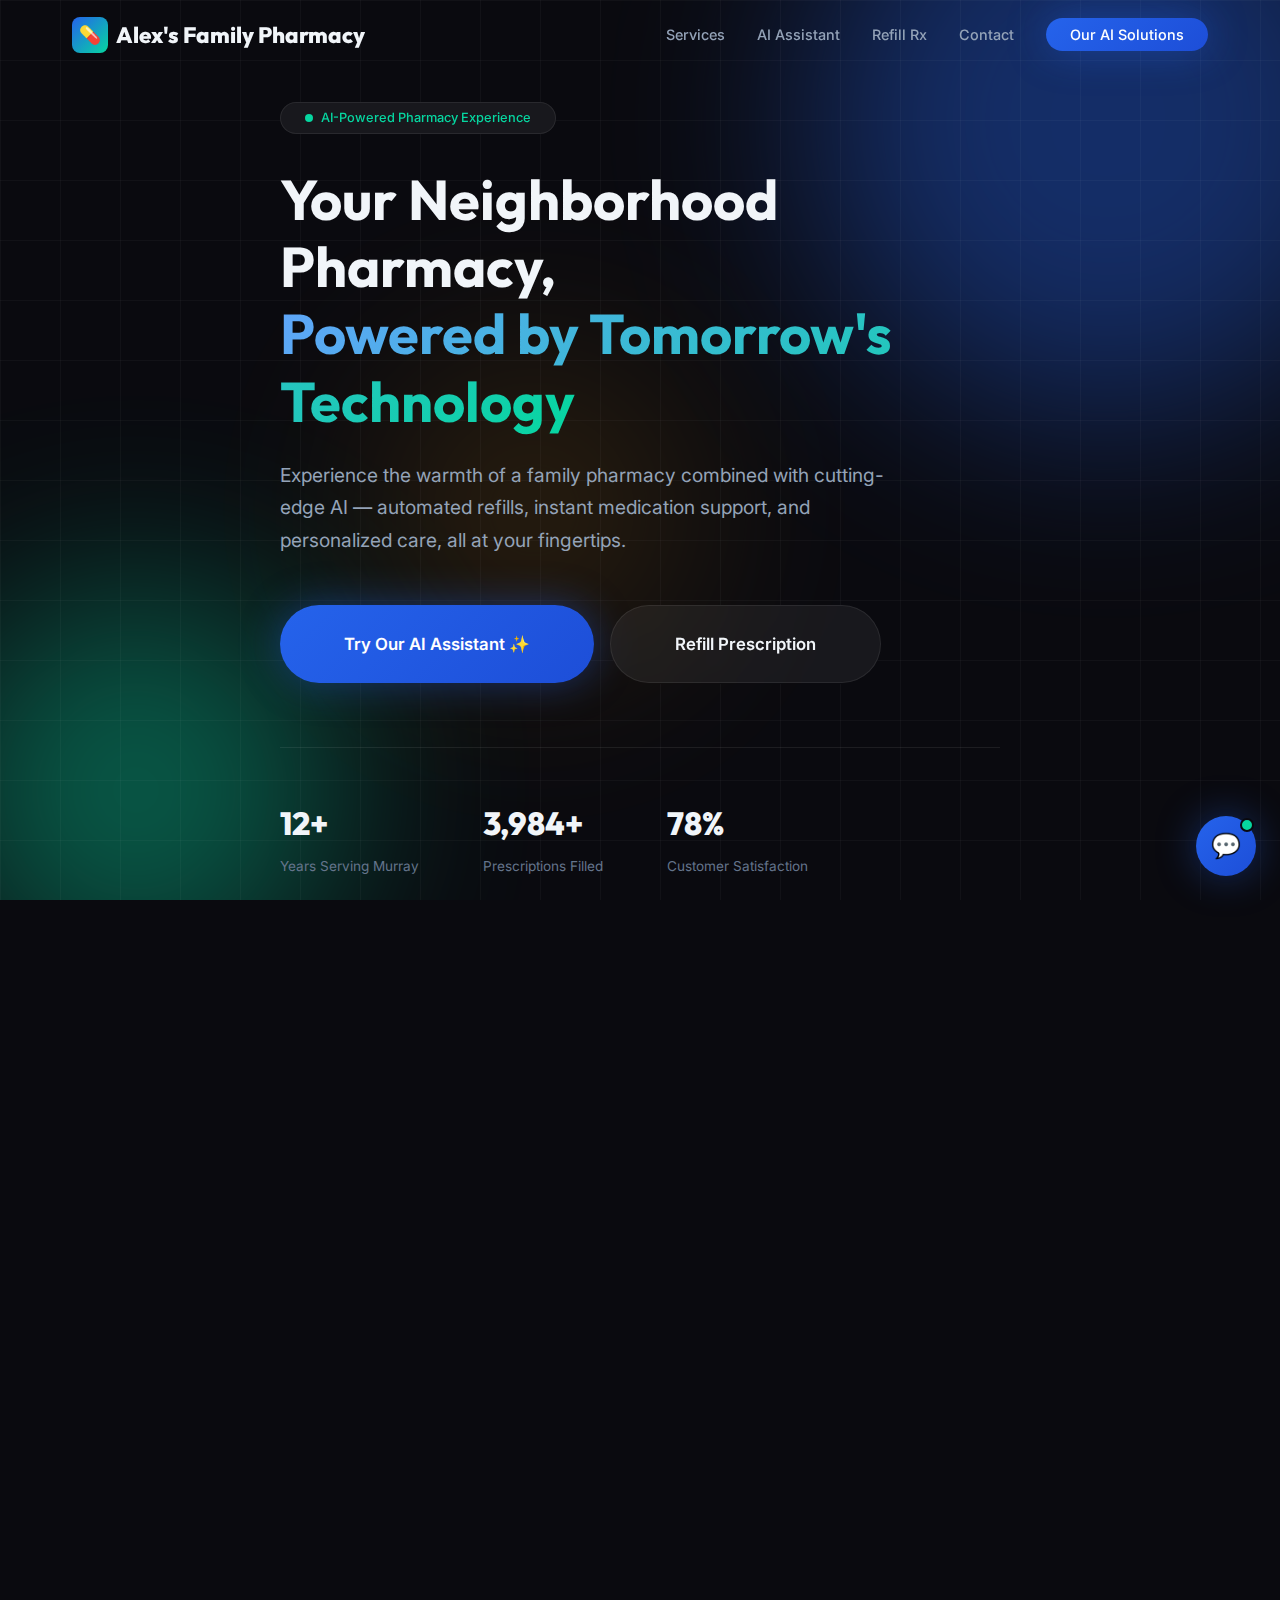
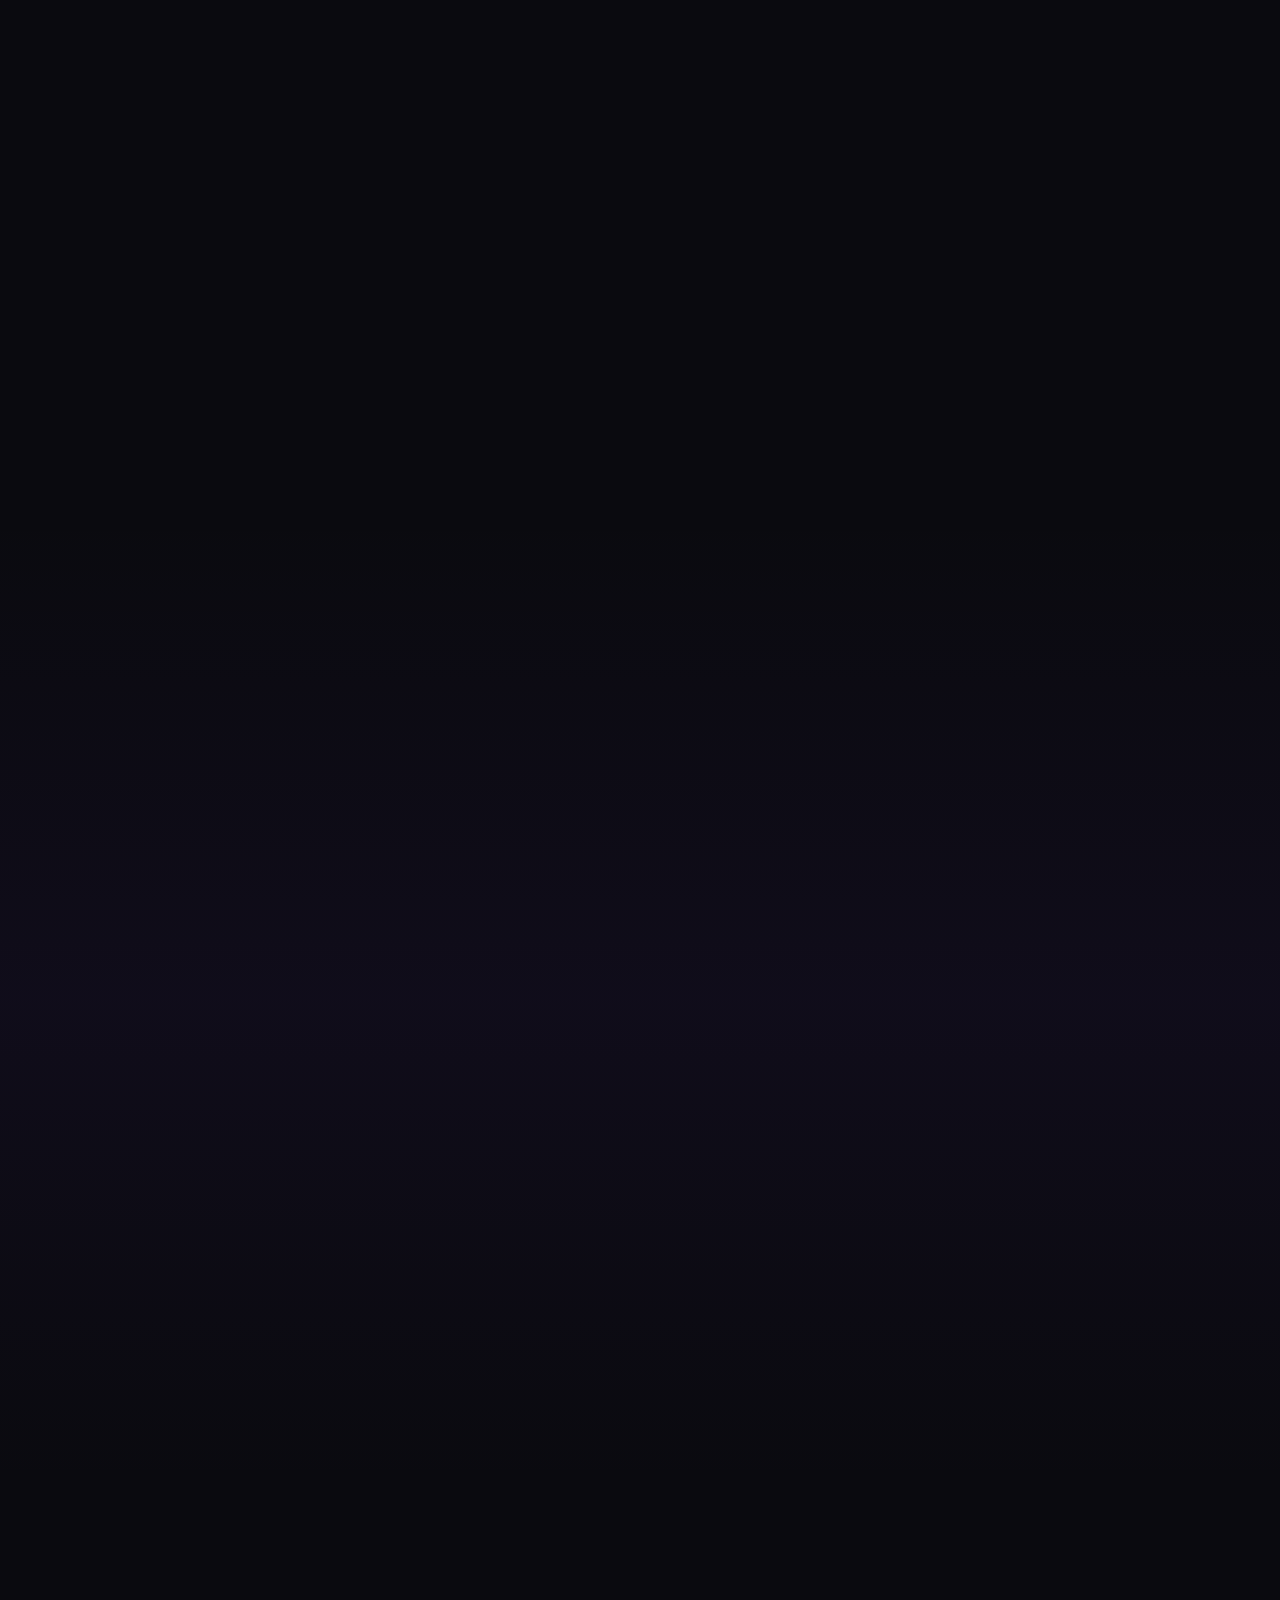
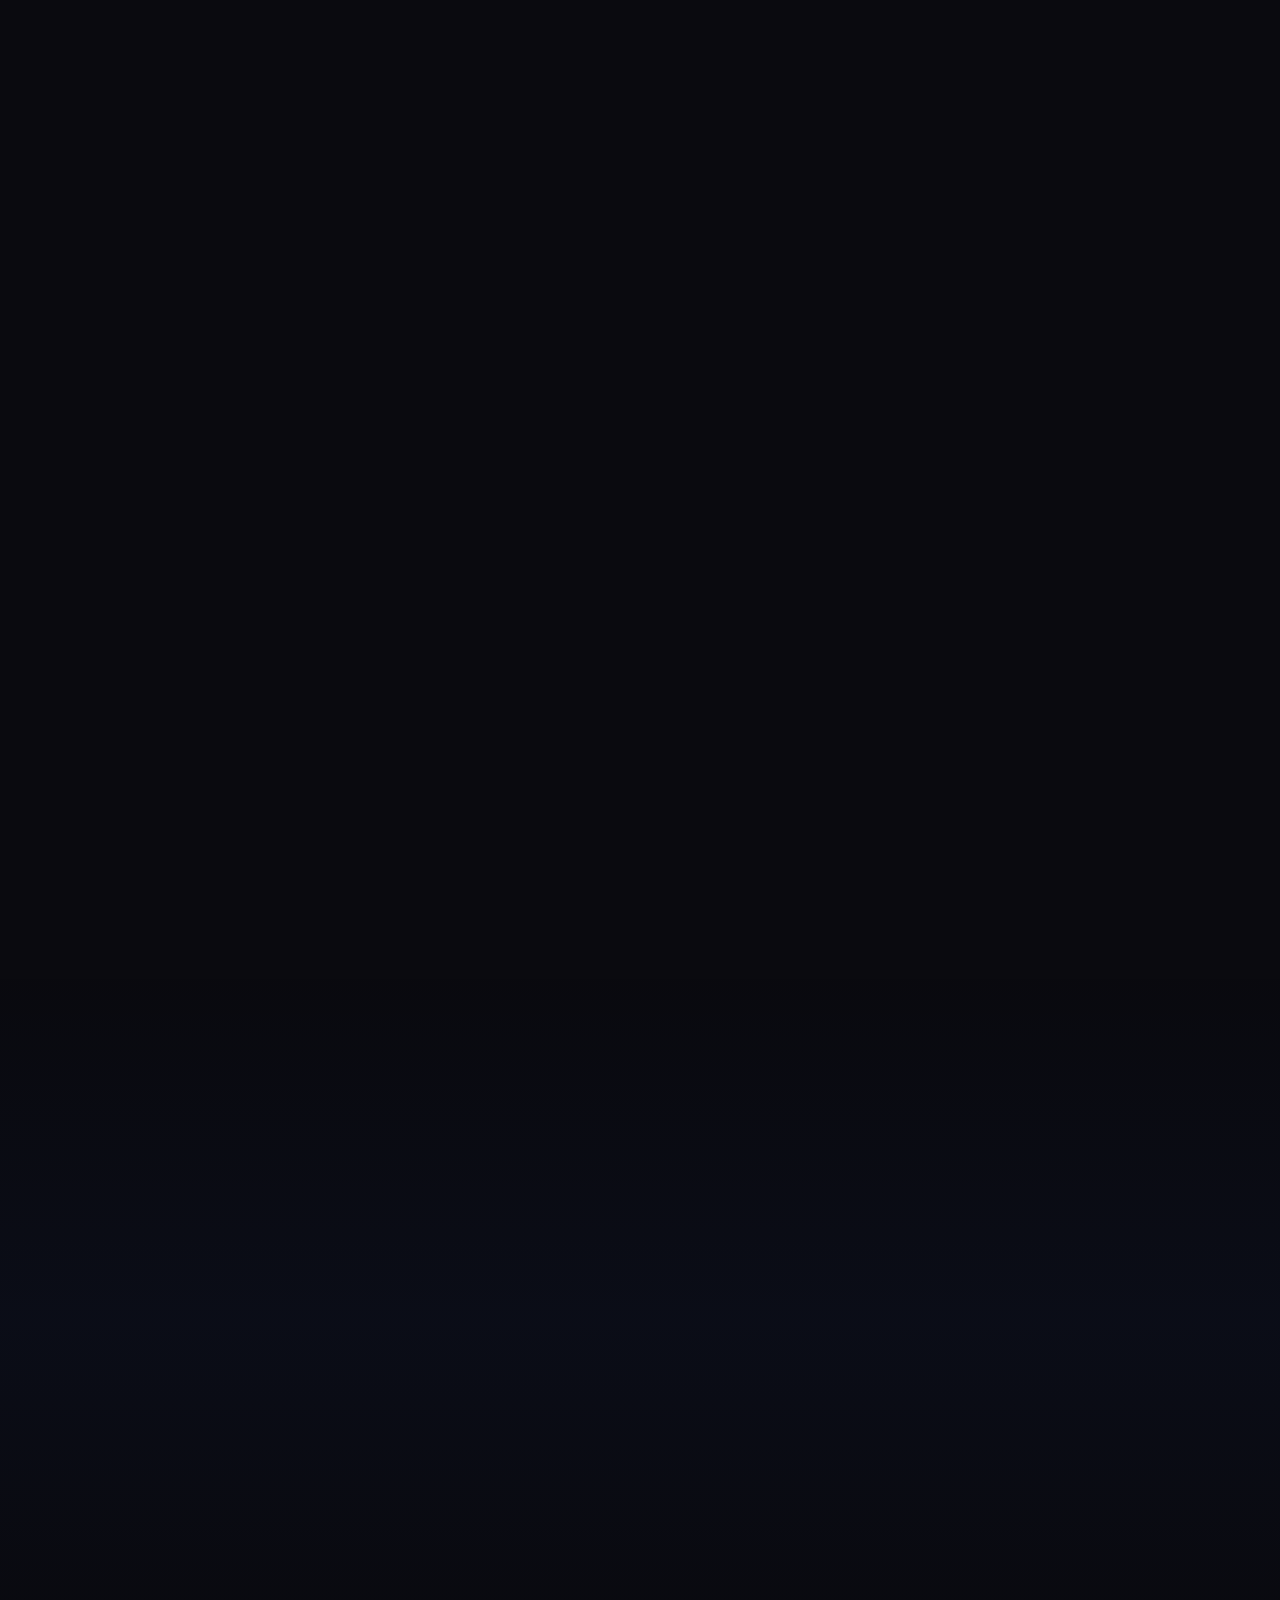
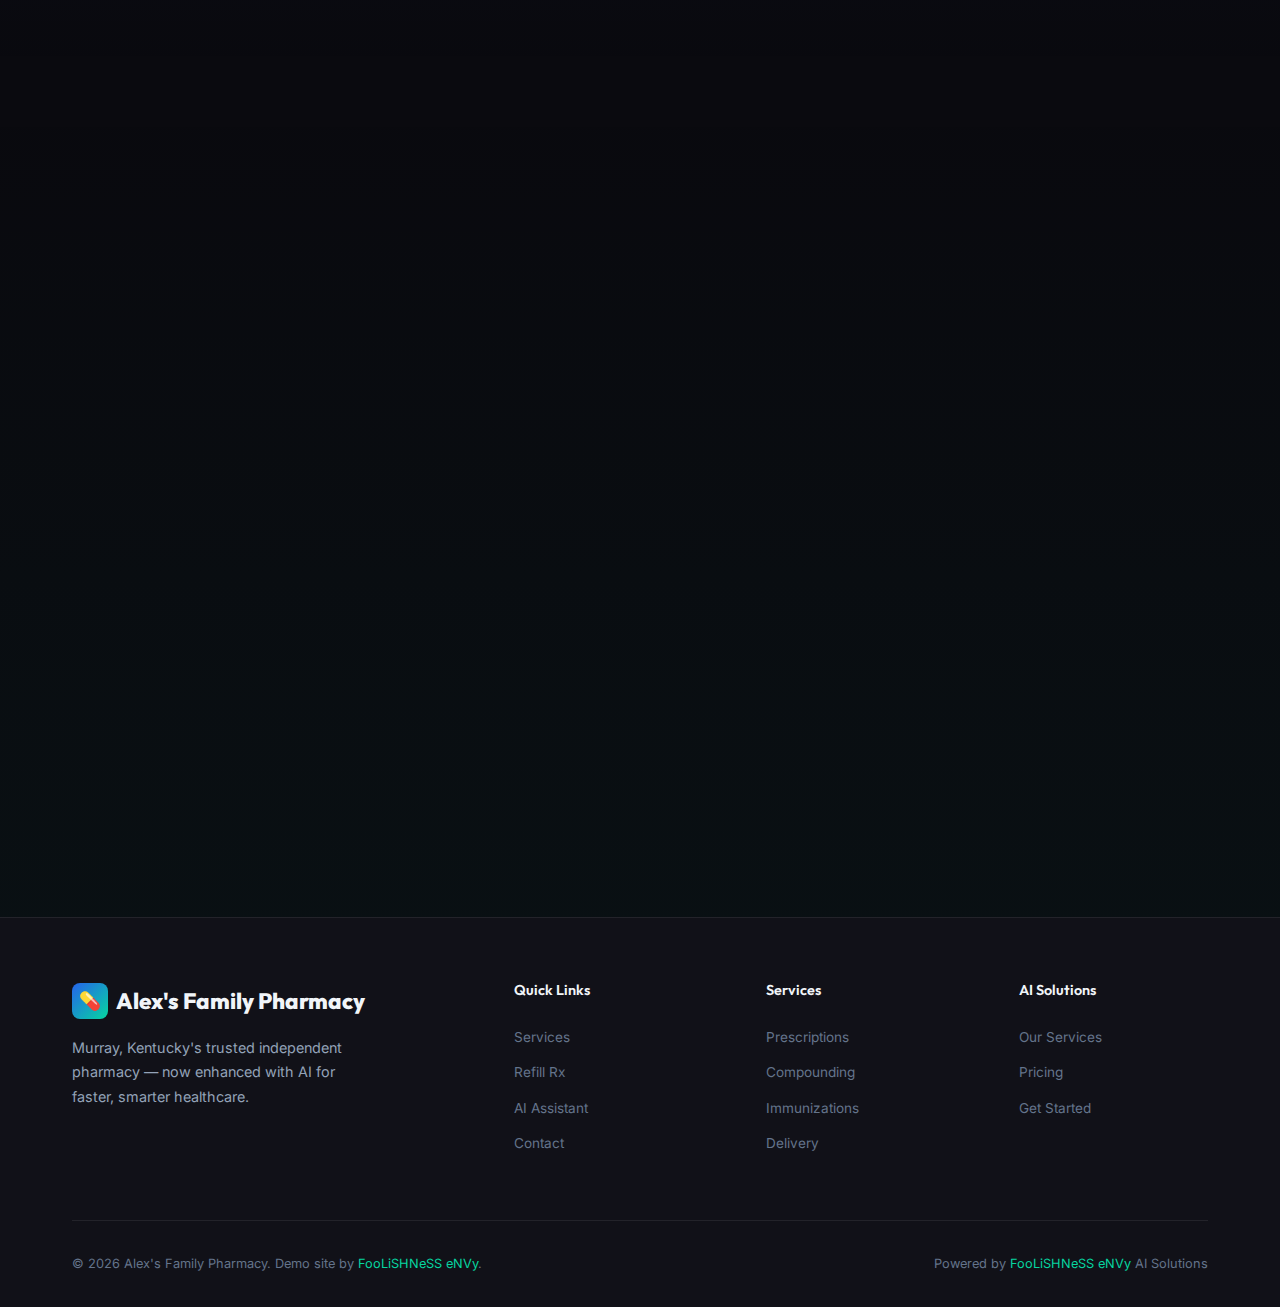
<file: alexs-pharmacy/index.html>
<!doctype html>
<html lang="en">
  <head>
    <meta charset="UTF-8" />
    <meta name="viewport" content="width=device-width, initial-scale=1.0" />
    <meta
      name="description"
      content="Alex's Family Pharmacy — Murray, Kentucky's trusted independent pharmacy. Automated prescription refills, immunizations, compounding, and free local delivery."
    />
    <title>Alex's Family Pharmacy | Murray, KY — Powered by AI</title>
    <link rel="stylesheet" href="../shared/styles.css" />
    <style>
      :root {
        --primary: #2563eb;
        --primary-light: #60a5fa;
        --primary-dark: #1d4ed8;
        --primary-glow: rgba(37, 99, 235, 0.4);
        --accent: #06d6a0;
      }
    </style>
  </head>
  <body>
    <!-- ══════ Navigation ══════ -->
    <nav class="navbar">
      <div class="container">
        <a href="#" class="nav-brand">
          <span class="brand-icon">💊</span>
          Alex's Family Pharmacy
        </a>
        <ul class="nav-links">
          <li><a href="#services">Services</a></li>
          <li><a href="#ai-demo">AI Assistant</a></li>
          <li><a href="#refill">Refill Rx</a></li>
          <li><a href="#contact">Contact</a></li>
          <li><a href="services.html" class="nav-cta">Our AI Solutions</a></li>
        </ul>
        <button class="mobile-menu-btn" aria-label="Toggle menu">☰</button>
      </div>
    </nav>

    <!-- ══════ Hero ══════ -->
    <section class="hero" id="home">
      <div class="hero-bg">
        <div class="gradient-orb orb-1"></div>
        <div class="gradient-orb orb-2"></div>
        <div class="gradient-orb orb-3"></div>
        <div class="grid-overlay"></div>
      </div>
      <div class="container">
        <div class="hero-content">
          <div class="hero-badge">
            <span class="pulse"></span>
            AI-Powered Pharmacy Experience
          </div>
          <h1>
            Your Neighborhood Pharmacy, <br /><span class="gradient-text"
              >Powered by Tomorrow's Technology</span
            >
          </h1>
          <p class="subtitle">
            Experience the warmth of a family pharmacy combined with
            cutting-edge AI — automated refills, instant medication support, and
            personalized care, all at your fingertips.
          </p>
          <div class="hero-actions">
            <a href="#ai-demo" class="btn btn-primary btn-lg"
              >Try Our AI Assistant ✨</a
            >
            <a href="#refill" class="btn btn-secondary btn-lg"
              >Refill Prescription</a
            >
          </div>
          <div class="hero-stats">
            <div class="hero-stat">
              <div class="stat-number" data-count="15" data-suffix="+">0+</div>
              <div class="stat-label">Years Serving Murray</div>
            </div>
            <div class="hero-stat">
              <div class="stat-number" data-count="5000" data-suffix="+">
                0+
              </div>
              <div class="stat-label">Prescriptions Filled</div>
            </div>
            <div class="hero-stat">
              <div class="stat-number" data-count="98" data-suffix="%">0%</div>
              <div class="stat-label">Customer Satisfaction</div>
            </div>
          </div>
        </div>
      </div>
    </section>

    <!-- ══════ Services ══════ -->
    <section class="section" id="services">
      <div class="container">
        <div class="section-header animate-in">
          <span class="section-label">What We Do</span>
          <h2>Complete Pharmacy <span class="gradient-text">Services</span></h2>
          <p class="subtitle">
            From everyday prescriptions to specialized compounding, we're your
            one-stop healthcare partner in Murray.
          </p>
        </div>
        <div class="grid grid-3">
          <div class="card animate-in delay-1">
            <div class="card-icon">📋</div>
            <h3>Prescription Refills</h3>
            <p>
              Quick, hassle-free refills. Use our AI assistant to request
              refills 24/7 — no hold times, no phone trees. Just type and go.
            </p>
          </div>
          <div class="card animate-in delay-2">
            <div class="card-icon">🧪</div>
            <h3>Custom Compounding</h3>
            <p>
              Personalized medications tailored to your needs. Our pharmacists
              create custom formulations in collaboration with your physician.
            </p>
          </div>
          <div class="card animate-in delay-3">
            <div class="card-icon">💉</div>
            <h3>Immunizations</h3>
            <p>
              Walk-in flu shots, COVID-19 boosters, shingles, pneumonia, and
              more. No appointment needed — AI handles scheduling if you prefer.
            </p>
          </div>
          <div class="card animate-in delay-1">
            <div class="card-icon">🚗</div>
            <h3>Free Local Delivery</h3>
            <p>
              Can't make it in? We deliver free within Murray. Orders before 2
              PM ship same day. Track your delivery in real time.
            </p>
          </div>
          <div class="card animate-in delay-2">
            <div class="card-icon">❤️</div>
            <h3>Health Screenings</h3>
            <p>
              Blood pressure, glucose, cholesterol — walk-in health screenings
              with instant results and personalized recommendations.
            </p>
          </div>
          <div class="card animate-in delay-3">
            <div class="card-icon">🤝</div>
            <h3>Insurance Assistance</h3>
            <p>
              Confused by coverage? Our AI helps verify your insurance in
              seconds, and our team finds the most affordable options for your
              medications.
            </p>
          </div>
        </div>
      </div>
    </section>

    <!-- ══════ AI Demo ══════ -->
    <section class="section ai-demo-section" id="ai-demo">
      <div class="container">
        <div class="section-header animate-in">
          <span class="section-label">Try It Live</span>
          <h2>
            Meet Your AI <span class="gradient-text">Pharmacy Assistant</span>
          </h2>
          <p class="subtitle">
            This is what your customers will experience — an intelligent,
            always-available assistant that handles refills, answers questions,
            and provides instant support.
          </p>
        </div>
        <div class="ai-demo-container animate-in" id="pharmacy-chat-embed">
          <!-- Chatbot embeds here -->
        </div>
      </div>
    </section>

    <!-- ══════ Digital Intake Form ══════ -->
    <section class="section" id="refill">
      <div class="container">
        <div class="feature-row">
          <div class="animate-in">
            <span class="section-label">Smart Forms</span>
            <h2>
              Digital Prescription
              <span class="gradient-text">Refill Request</span>
            </h2>
            <p class="subtitle" style="margin-bottom: var(--space-xl)">
              No more waiting on hold. Submit your refill request digitally and
              receive a confirmation text when it's ready for pickup or
              delivery.
            </p>
            <div style="display: flex; gap: var(--space-md); flex-wrap: wrap">
              <div
                class="card-glass"
                style="
                  padding: var(--space-md) var(--space-lg);
                  border-radius: var(--radius-full);
                  font-size: 0.85rem;
                  border: 1px solid var(--border);
                "
              >
                ⚡ Instant Submission
              </div>
              <div
                class="card-glass"
                style="
                  padding: var(--space-md) var(--space-lg);
                  border-radius: var(--radius-full);
                  font-size: 0.85rem;
                  border: 1px solid var(--border);
                "
              >
                📱 SMS Confirmation
              </div>
              <div
                class="card-glass"
                style="
                  padding: var(--space-md) var(--space-lg);
                  border-radius: var(--radius-full);
                  font-size: 0.85rem;
                  border: 1px solid var(--border);
                "
              >
                🔒 HIPAA Secure
              </div>
            </div>
          </div>
          <div class="animate-in delay-2">
            <div class="intake-form">
              <h3 style="margin-bottom: var(--space-xl); font-size: 1.1rem">
                Request a Refill
              </h3>
              <div class="form-row">
                <div class="form-group">
                  <label>First Name</label>
                  <input type="text" placeholder="John" />
                </div>
                <div class="form-group">
                  <label>Last Name</label>
                  <input type="text" placeholder="Doe" />
                </div>
              </div>
              <div class="form-group">
                <label>Phone Number</label>
                <input type="tel" placeholder="(270) 555-0123" />
              </div>
              <div class="form-group">
                <label>Prescription Number (Rx #)</label>
                <input type="text" placeholder="RX-123456" />
              </div>
              <div class="form-group">
                <label>Medication Name</label>
                <input type="text" placeholder="e.g., Lisinopril 10mg" />
              </div>
              <div class="form-group">
                <label>Preferred Pickup</label>
                <select>
                  <option>In-Store Pickup</option>
                  <option>Free Local Delivery</option>
                </select>
              </div>
              <button
                class="btn btn-primary"
                style="
                  width: 100%;
                  justify-content: center;
                  margin-top: var(--space-md);
                "
                onclick="
                  this.textContent = '✓ Request Submitted!';
                  this.style.background =
                    'linear-gradient(135deg, var(--accent), var(--accent-dark))';
                  setTimeout(() => {
                    this.textContent = 'Submit Refill Request';
                    this.style.background = '';
                  }, 3000);
                "
              >
                Submit Refill Request
              </button>
            </div>
          </div>
        </div>
      </div>
    </section>

    <!-- ══════ Why Alex's ══════ -->
    <section
      class="section"
      style="
        background: linear-gradient(
          180deg,
          transparent,
          rgba(37, 99, 235, 0.04),
          transparent
        );
      "
    >
      <div class="container">
        <div class="section-header animate-in">
          <span class="section-label">Why Choose Us</span>
          <h2>The <span class="gradient-text">Independent Advantage</span></h2>
          <p class="subtitle">
            Big-chain convenience backed by small-town care and cutting-edge
            technology.
          </p>
        </div>
        <div class="grid grid-2">
          <div class="testimonial-card animate-in delay-1">
            <div class="stars">★★★★★</div>
            <blockquote>
              "Switched from CVS and haven't looked back. They actually know my
              name, remember my medications, and the AI refill system is a game
              changer."
            </blockquote>
            <div class="author">
              <div class="author-avatar">SM</div>
              <div class="author-info">
                <div class="name">Sarah M.</div>
                <div class="role">Murray Resident</div>
              </div>
            </div>
          </div>
          <div class="testimonial-card animate-in delay-2">
            <div class="stars">★★★★★</div>
            <blockquote>
              "Free delivery saved me during flu season when I couldn't leave
              the house. And the pharmacist actually called to check on me.
              That's service you can't replicate at a chain."
            </blockquote>
            <div class="author">
              <div class="author-avatar">JR</div>
              <div class="author-info">
                <div class="name">James R.</div>
                <div class="role">Calloway County</div>
              </div>
            </div>
          </div>
        </div>
      </div>
    </section>

    <!-- ══════ Contact ══════ -->
    <section class="section contact-section" id="contact">
      <div class="container">
        <div class="section-header animate-in">
          <span class="section-label">Find Us</span>
          <h2>
            Visit Alex's <span class="gradient-text">Family Pharmacy</span>
          </h2>
        </div>
        <div class="contact-grid animate-in">
          <div>
            <div
              style="
                display: flex;
                flex-direction: column;
                gap: var(--space-md);
              "
            >
              <div class="contact-info-card">
                <div class="icon">📍</div>
                <div>
                  <h4>Address</h4>
                  <p>801 Paramount Drive<br />Murray, KY 42071</p>
                </div>
              </div>
              <div class="contact-info-card">
                <div class="icon">📞</div>
                <div>
                  <h4>Phone</h4>
                  <p><a href="tel:2709171424">(270) 917-1424</a></p>
                </div>
              </div>
              <div class="contact-info-card">
                <div class="icon">🕐</div>
                <div>
                  <h4>Hours</h4>
                  <table class="hours-table">
                    <tr>
                      <td>Monday – Friday</td>
                      <td>9:00 AM – 6:00 PM</td>
                    </tr>
                    <tr>
                      <td>Saturday</td>
                      <td>9:00 AM – 1:00 PM</td>
                    </tr>
                    <tr>
                      <td>Sunday</td>
                      <td>Closed</td>
                    </tr>
                  </table>
                </div>
              </div>
            </div>
          </div>
          <div class="contact-map">
            <iframe
              src="https://www.google.com/maps/embed?pb=!1m18!1m12!1m3!1d3138.5!2d-88.32!3d36.61!2m3!1f0!2f0!3f0!3m2!1i1024!2i768!4f13.1!3m3!1m2!1s0x0%3A0x0!2zMzbCsDM2JzM2LjAiTiA4OMKwMTknMTIuMCJX!5e0!3m2!1sen!2sus!4v1!5m2!1sen!2sus"
              loading="lazy"
              title="Map to Alex's Family Pharmacy"
            ></iframe>
          </div>
        </div>
      </div>
    </section>

    <!-- ══════ Footer ══════ -->
    <footer class="footer">
      <div class="container">
        <div class="footer-grid">
          <div class="footer-brand">
            <div class="nav-brand" style="margin-bottom: var(--space-sm)">
              <span class="brand-icon">💊</span>
              Alex's Family Pharmacy
            </div>
            <p>
              Murray, Kentucky's trusted independent pharmacy — now enhanced
              with AI for faster, smarter healthcare.
            </p>
          </div>
          <div>
            <h4>Quick Links</h4>
            <ul>
              <li><a href="#services">Services</a></li>
              <li><a href="#refill">Refill Rx</a></li>
              <li><a href="#ai-demo">AI Assistant</a></li>
              <li><a href="#contact">Contact</a></li>
            </ul>
          </div>
          <div>
            <h4>Services</h4>
            <ul>
              <li><a href="#">Prescriptions</a></li>
              <li><a href="#">Compounding</a></li>
              <li><a href="#">Immunizations</a></li>
              <li><a href="#">Delivery</a></li>
            </ul>
          </div>
          <div>
            <h4>AI Solutions</h4>
            <ul>
              <li><a href="services.html">Our Services</a></li>
              <li><a href="services.html#pricing">Pricing</a></li>
              <li><a href="services.html#contact-us">Get Started</a></li>
            </ul>
          </div>
        </div>
        <div class="footer-bottom">
          <span
            >&copy; 2026 Alex's Family Pharmacy. Demo site by
            <a href="services.html">FooLiSHNeSS eNVy</a>.</span
          >
          <span
            >Powered by <a href="services.html">FooLiSHNeSS eNVy</a> AI
            Solutions</span
          >
        </div>
      </div>
    </footer>

    <!-- Scripts -->
    <script src="../shared/animations.js"></script>
    <script src="../shared/chatbot.js"></script>
    <script>
      // Initialize embedded pharmacy chatbot
      document.addEventListener("DOMContentLoaded", () => {
        createPharmacyChatbot({
          containerId: "pharmacy-chat-embed",
          isFloating: false,
        });

        // Also create floating widget
        createPharmacyChatbot({
          isFloating: true,
        });
      });
    </script>
  </body>
</html>
</file>
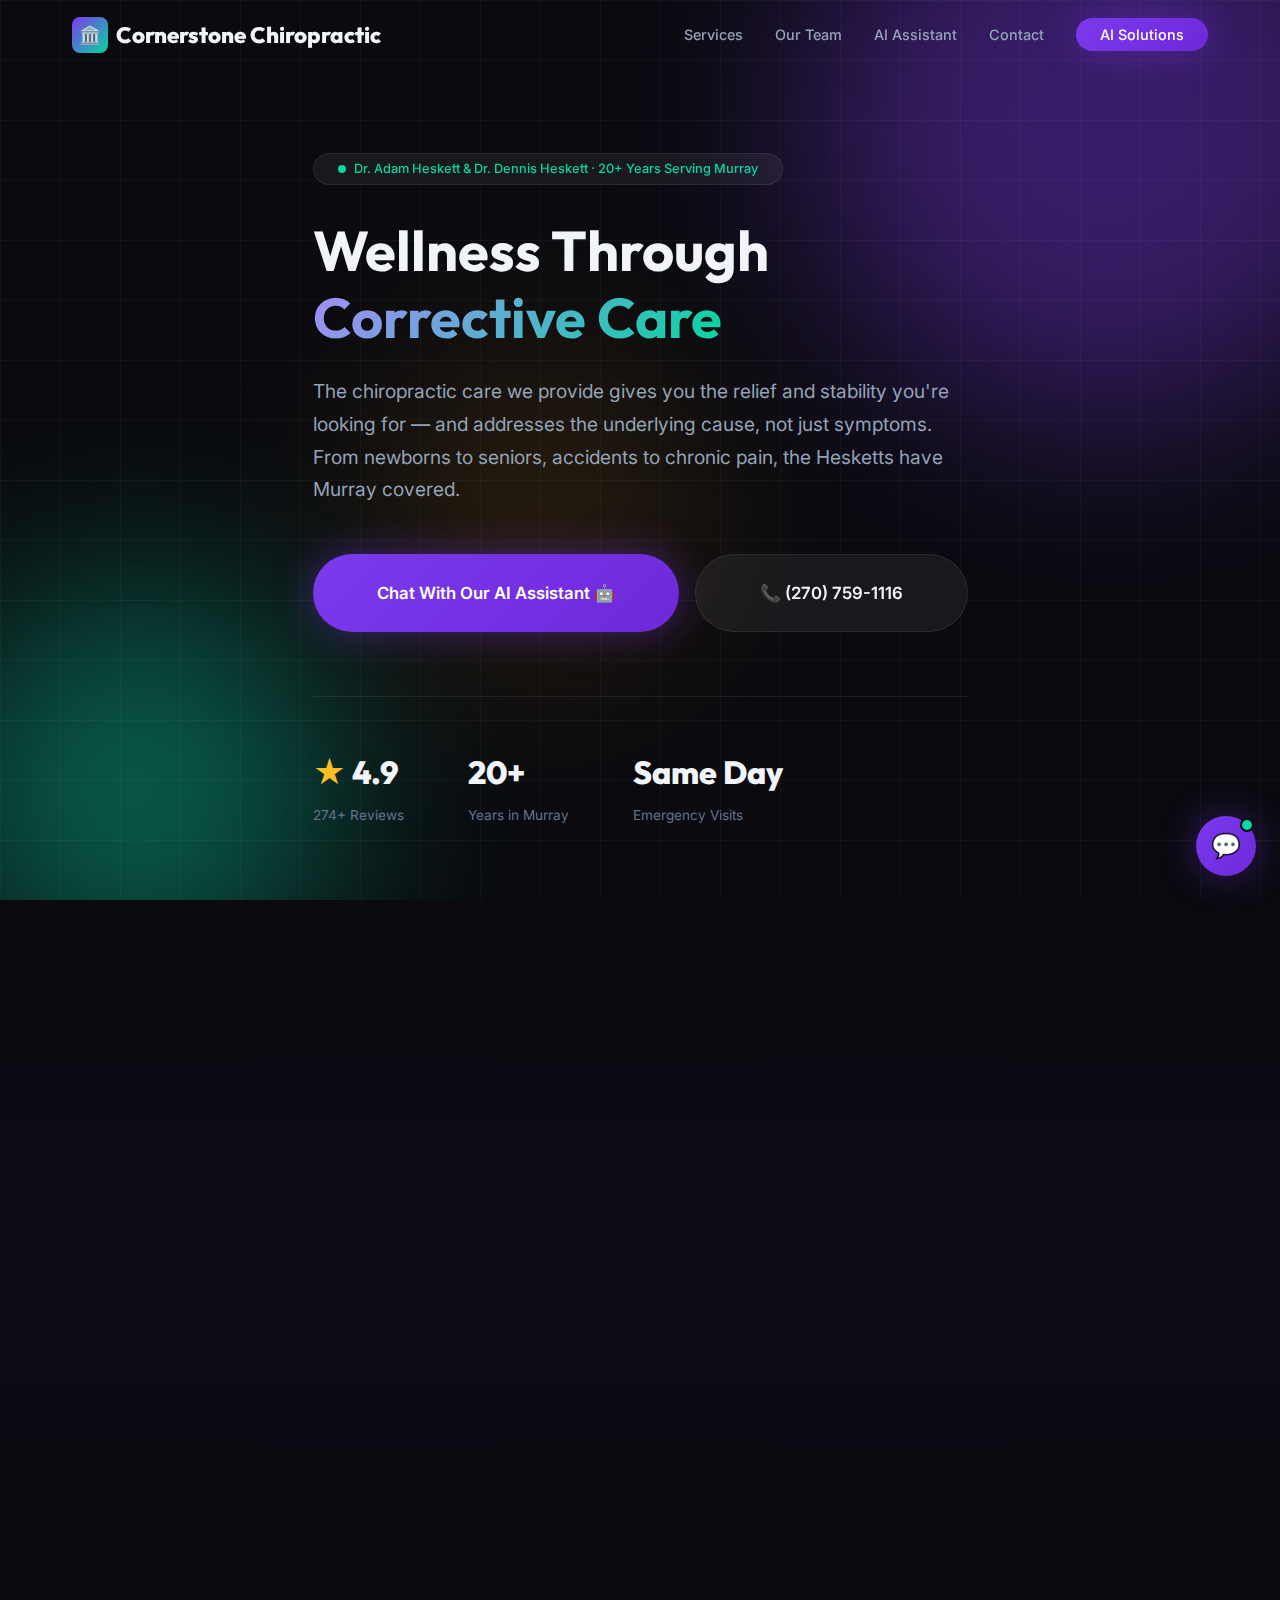
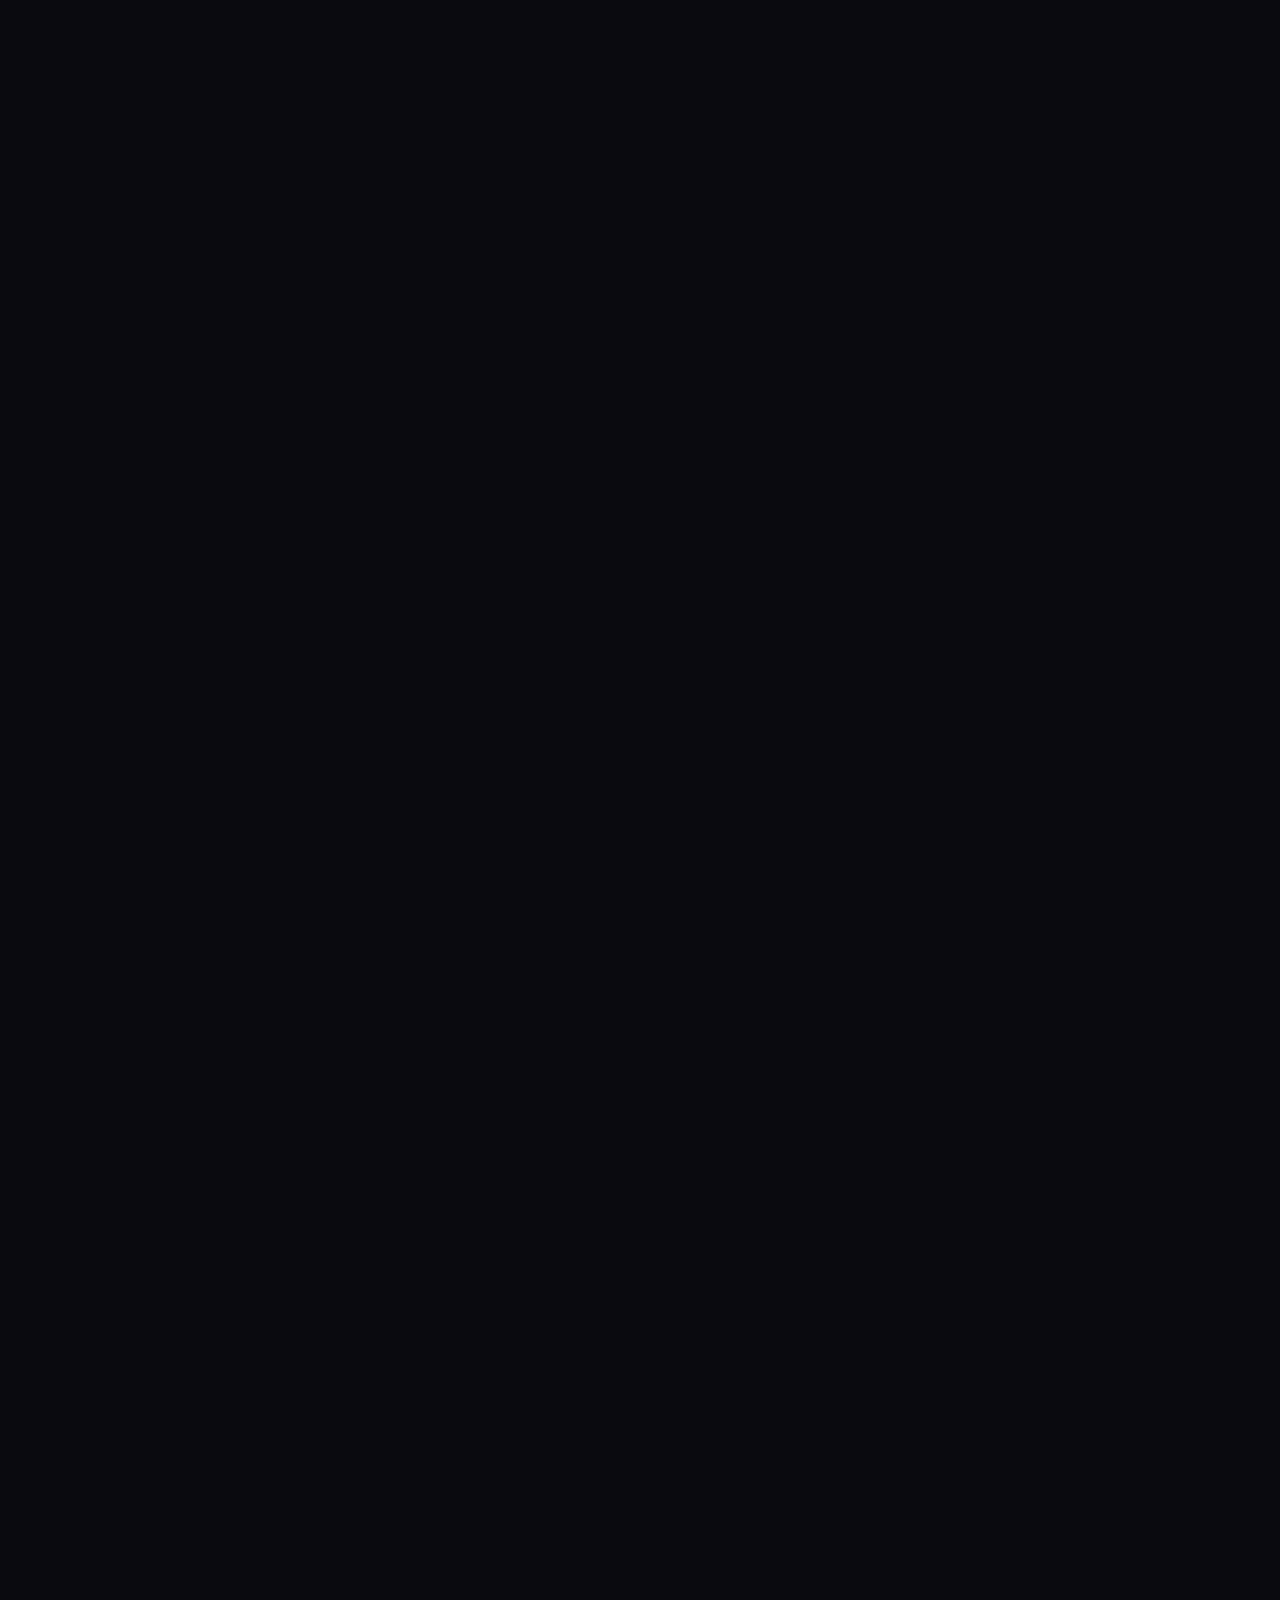
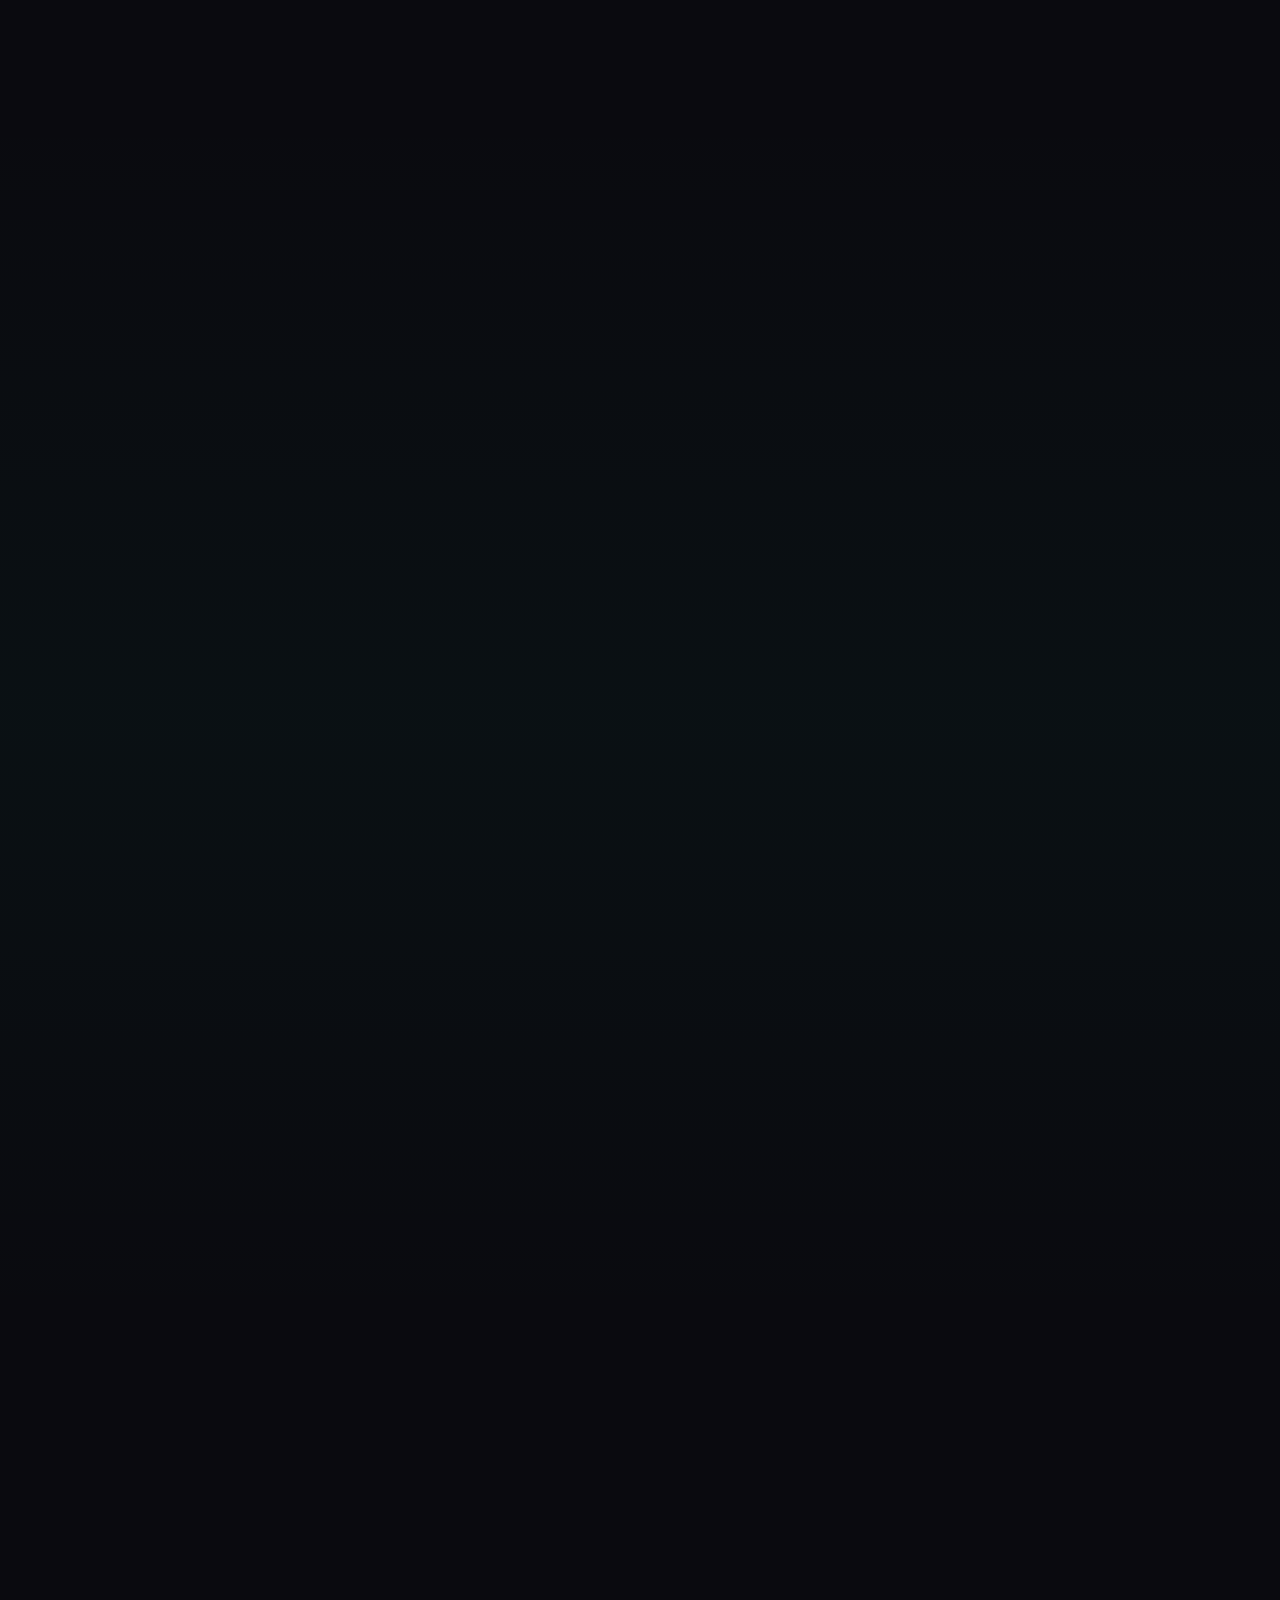
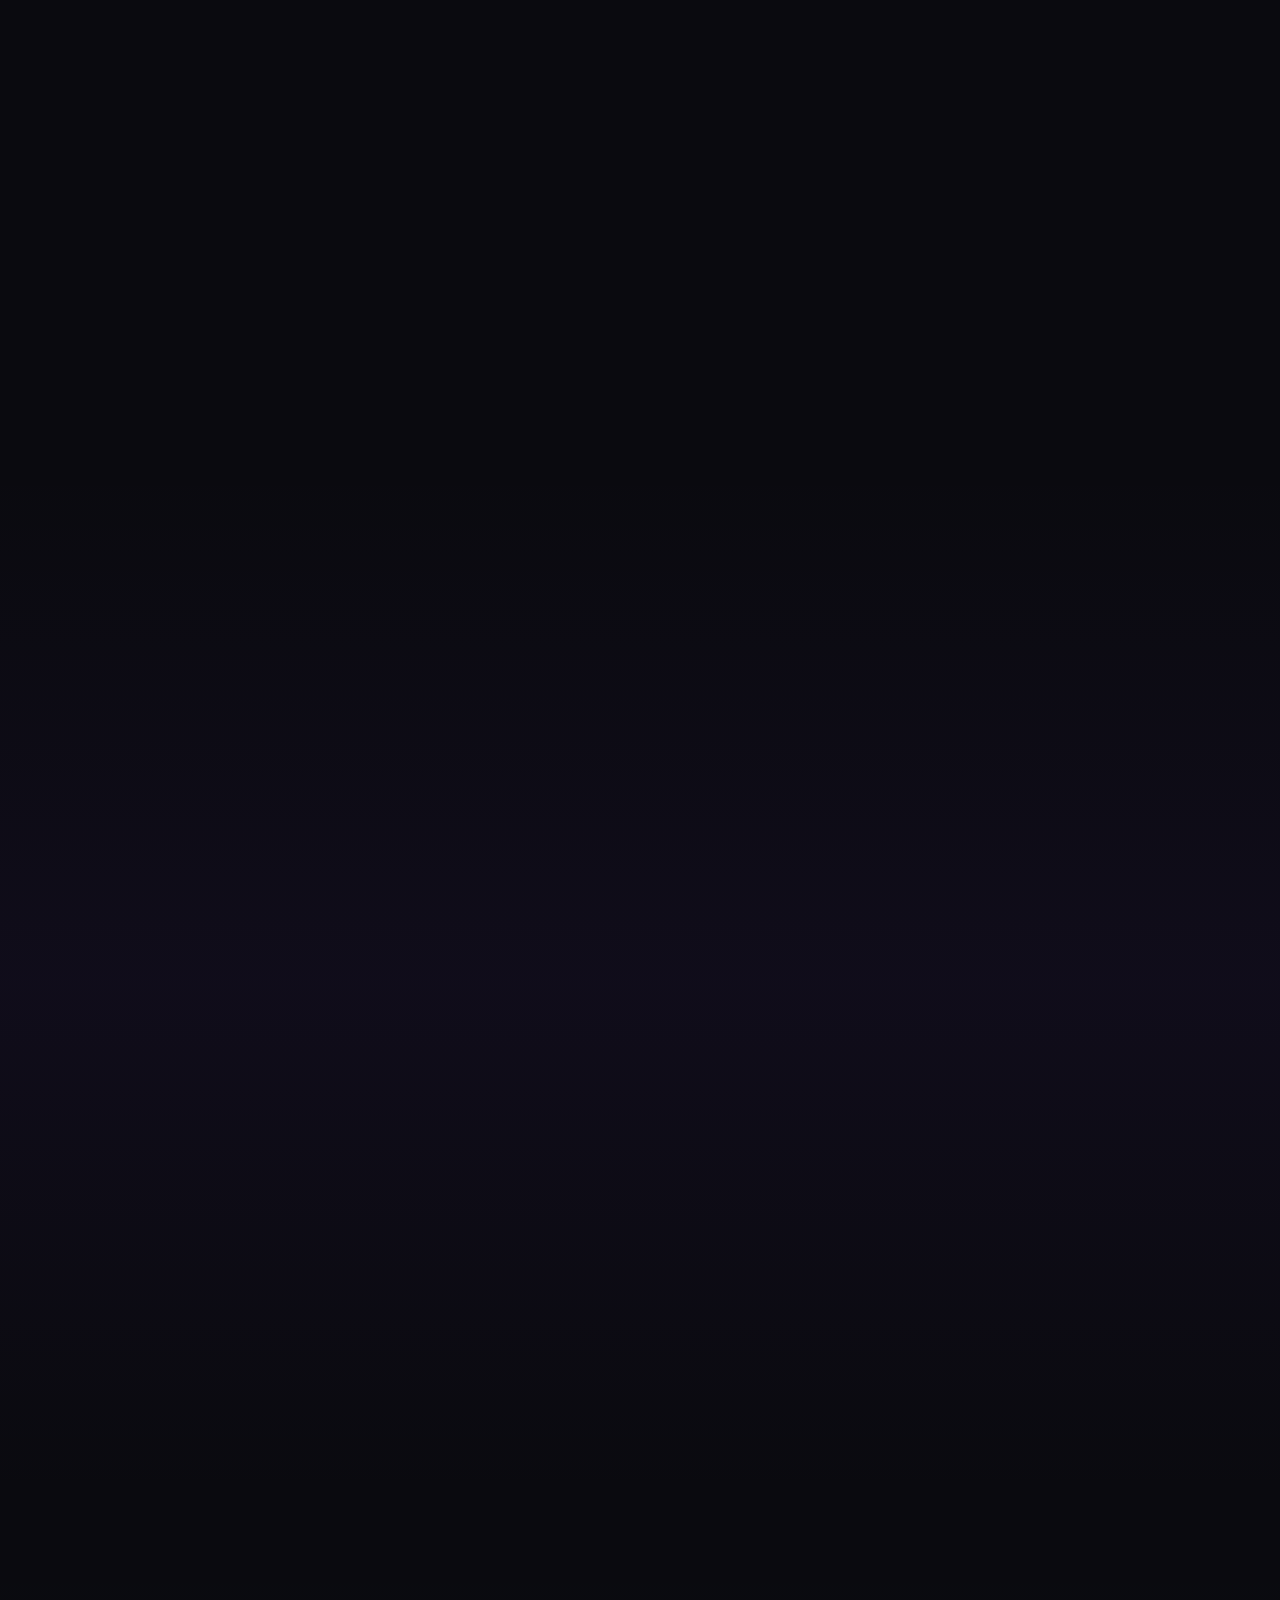
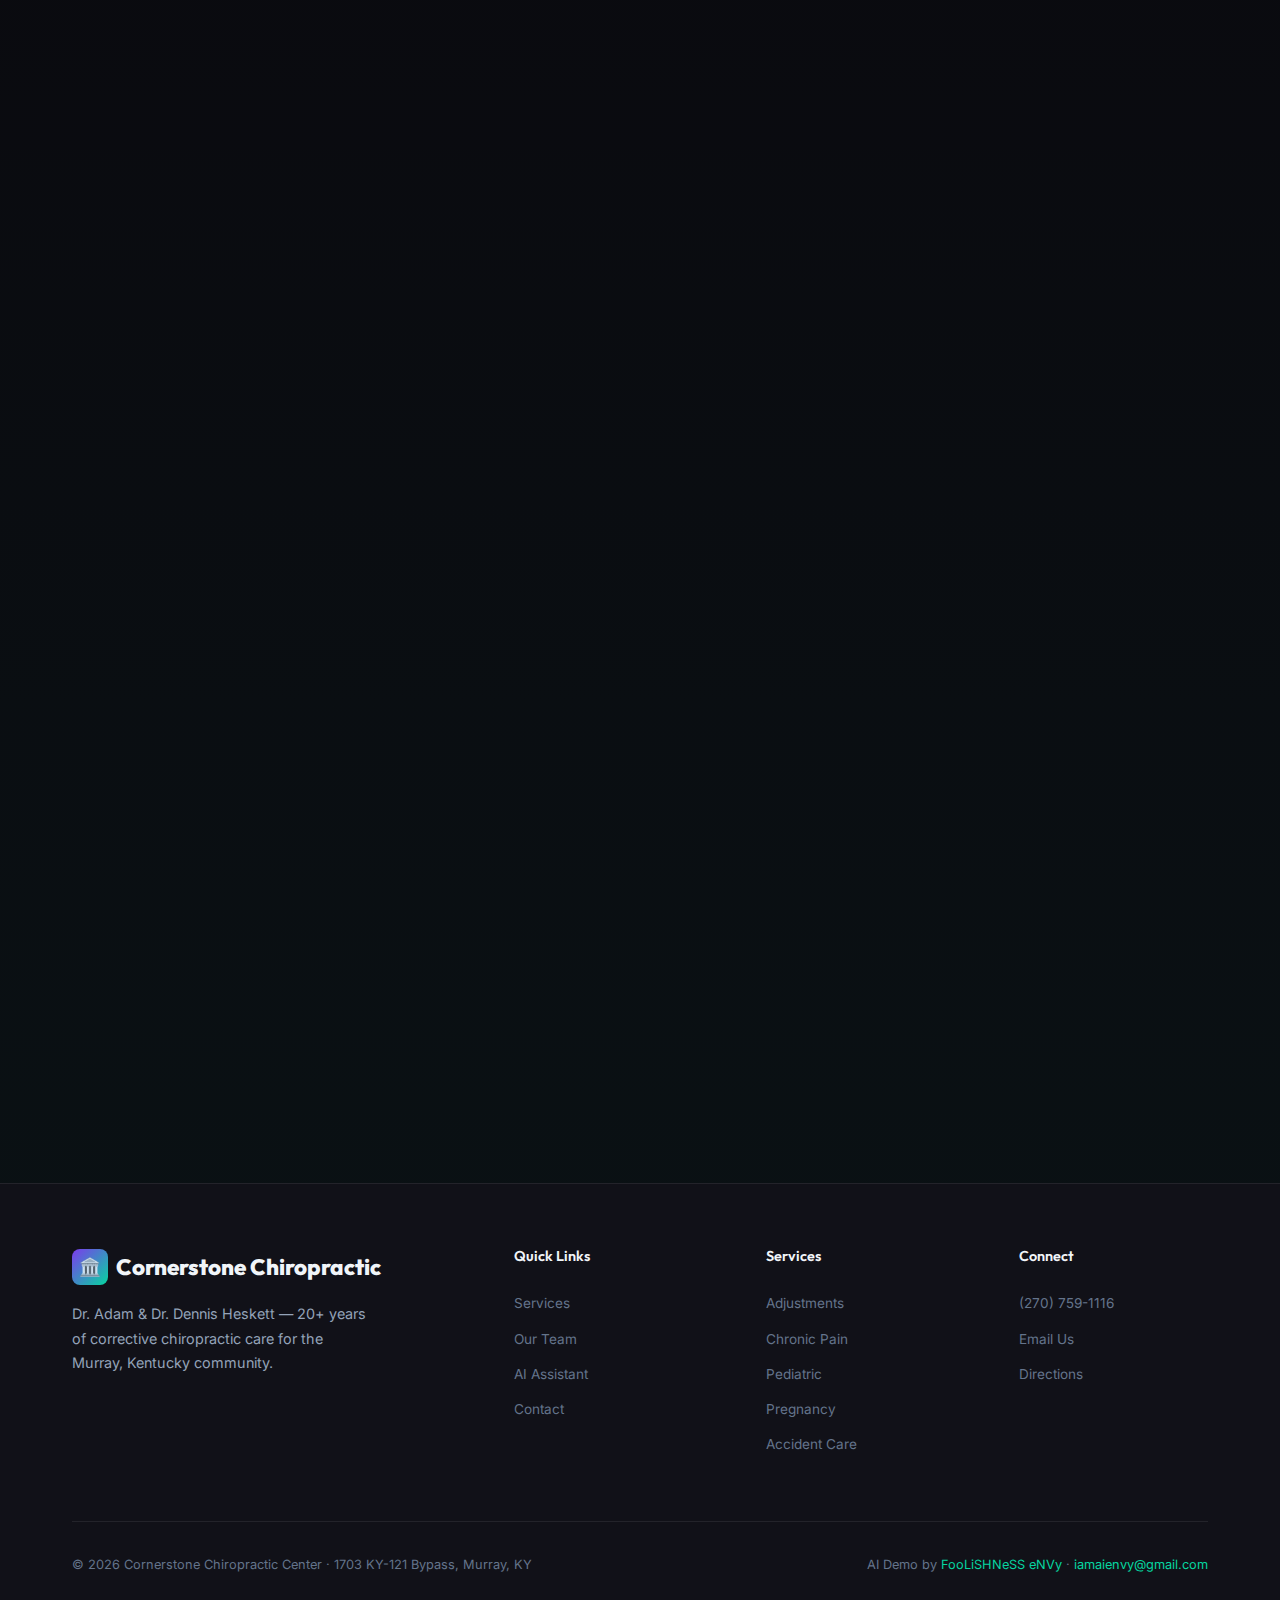
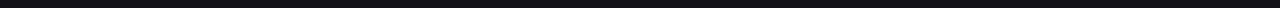
<file: cornerstone-chiro/index.html>
<!DOCTYPE html>
<html lang="en">
<head>
  <meta charset="UTF-8" />
  <meta name="viewport" content="width=device-width, initial-scale=1.0" />
  <meta name="description" content="Cornerstone Chiropractic Center — Dr. Adam Heskett & Dr. Dennis Heskett. Family chiropractic care in Murray, KY for 20+ years. Pediatric, pregnancy, chronic pain, accident & injury care. 4.9 stars, 274 reviews." />
  <title>Cornerstone Chiropractic Center | Dr. Adam & Dr. Dennis Heskett | Murray, KY</title>
  <link rel="stylesheet" href="../shared/styles.css" />
  <style>
    :root {
      --primary: #7c3aed;
      --primary-light: #a78bfa;
      --primary-dark: #6d28d9;
      --primary-glow: rgba(124, 58, 237, 0.4);
      --accent: #06d6a0;
      --accent-dark: #059669;
    }
    .team-card {
      background: var(--bg-card);
      border: 1px solid var(--border);
      border-radius: var(--radius-xl);
      padding: var(--space-2xl);
      text-align: center;
      transition: all var(--transition-base);
    }
    .team-card:hover { transform: translateY(-4px); box-shadow: var(--shadow-lg); }
    .team-card .role { color: var(--primary-light); font-size: 0.8rem; font-weight: 600; text-transform: uppercase; letter-spacing: 1px; }
    .team-card .name { font-family: var(--font-heading); font-size: 1.2rem; font-weight: 700; margin-top: var(--space-xs); }
    .team-card .bio { color: var(--text-secondary); font-size: 0.85rem; margin-top: var(--space-sm); }
    .team-avatar { width:72px; height:72px; border-radius:50%; background:linear-gradient(135deg,var(--primary),var(--accent)); display:flex; align-items:center; justify-content:center; font-size:1.8rem; margin:0 auto var(--space-md); }
    .review-highlight { background:linear-gradient(135deg,rgba(124,58,237,0.06),rgba(6,214,160,0.04)); border:1px solid rgba(124,58,237,0.15); border-radius:var(--radius-xl); padding:var(--space-2xl); }
    .review-highlight blockquote { font-style:italic; color:var(--text-primary); font-size:1rem; line-height:1.6; margin:0 0 var(--space-md); }
    .review-highlight .attribution { color:var(--text-muted); font-size:0.85rem; font-weight:600; }
    .condition-chip {
      display: inline-flex; align-items: center; gap: 6px; padding: 8px 16px; background: var(--bg-glass); border: 1px solid var(--border);
      border-radius: var(--radius-full); font-size: 0.8rem; color: var(--text-secondary); transition: all var(--transition-fast);
    }
    .condition-chip:hover { border-color: var(--primary-light); color: var(--primary-light); }
    .technique-badge {
      display: inline-flex; padding: 6px 14px; background:rgba(124,58,237,0.1); border:1px solid rgba(124,58,237,0.2);
      border-radius: var(--radius-full); font-size: 0.8rem; color: var(--primary-light); font-weight: 600;
    }
  </style>
</head>
<body>

<nav class="navbar">
  <div class="container">
    <a href="#" class="nav-brand">
      <span class="brand-icon" style="background:linear-gradient(135deg,var(--primary),var(--accent))">🏛️</span>
      Cornerstone Chiropractic
    </a>
    <ul class="nav-links">
      <li><a href="#services">Services</a></li>
      <li><a href="#team">Our Team</a></li>
      <li><a href="#ai-chat">AI Assistant</a></li>
      <li><a href="#contact">Contact</a></li>
      <li><a href="services.html" class="nav-cta">AI Solutions</a></li>
    </ul>
    <button class="mobile-menu-btn" aria-label="Toggle menu">☰</button>
  </div>
</nav>

<!-- ══════ Hero ══════ -->
<section class="hero" id="home">
  <div class="hero-bg">
    <div class="gradient-orb orb-1"></div>
    <div class="gradient-orb orb-2"></div>
    <div class="gradient-orb orb-3"></div>
    <div class="grid-overlay"></div>
  </div>
  <div class="container">
    <div class="hero-content">
      <div class="hero-badge">
        <span class="pulse"></span>
        Dr. Adam Heskett & Dr. Dennis Heskett · 20+ Years Serving Murray
      </div>
      <h1>Wellness Through <br><span class="gradient-text">Corrective Care</span></h1>
      <p class="subtitle">The chiropractic care we provide gives you the relief and stability you're looking for — and addresses the underlying cause, not just symptoms. From newborns to seniors, accidents to chronic pain, the Hesketts have Murray covered.</p>
      <div class="hero-actions">
        <a href="#ai-chat" class="btn btn-primary btn-lg">Chat With Our AI Assistant 🤖</a>
        <a href="tel:2707591116" class="btn btn-secondary btn-lg">📞 (270) 759-1116</a>
      </div>
      <div class="hero-stats">
        <div class="hero-stat">
          <div class="stat-number"><span style="color:#fbbf24">★</span> 4.9</div>
          <div class="stat-label">274+ Reviews</div>
        </div>
        <div class="hero-stat">
          <div class="stat-number">20+</div>
          <div class="stat-label">Years in Murray</div>
        </div>
        <div class="hero-stat">
          <div class="stat-number">Same Day</div>
          <div class="stat-label">Emergency Visits</div>
        </div>
      </div>
    </div>
  </div>
</section>

<!-- ══════ Why Choose ══════ -->
<section class="section" style="background:linear-gradient(180deg,transparent,rgba(124,58,237,0.03),transparent)">
  <div class="container">
    <div class="section-header animate-in">
      <span class="section-label">The Cornerstone Difference</span>
      <h2>Why Choose <span class="gradient-text">Cornerstone?</span></h2>
    </div>
    <div class="grid grid-3 animate-in">
      <div class="card">
        <div class="card-icon" style="background:linear-gradient(135deg,var(--primary),var(--primary-dark))">👨‍⚕️</div>
        <h3>Professional Staff</h3>
        <p>Our doctors and staff take an individual, systematic approach to treat the whole person — not just the painful symptoms. Every patient receives personalized care.</p>
      </div>
      <div class="card">
        <div class="card-icon" style="background:linear-gradient(135deg,var(--accent),var(--accent-dark))">💰</div>
        <h3>Affordable Prices</h3>
        <p>We believe chiropractic care should be available to everyone. We work with patients to ensure your investment is well worth it — quality care at fair prices.</p>
      </div>
      <div class="card">
        <div class="card-icon" style="background:linear-gradient(135deg,var(--primary),var(--accent))">🏥</div>
        <h3>Insurance Partners</h3>
        <p>We file insurance on your behalf and work with most providers. We'll help you find out if your care is covered so you can get the treatment you need stress-free.</p>
      </div>
    </div>
  </div>
</section>

<!-- ══════ Services ══════ -->
<section class="section" id="services">
  <div class="container">
    <div class="section-header animate-in">
      <span class="section-label">Our Services</span>
      <h2>Comprehensive <span class="gradient-text">Chiropractic Care</span></h2>
      <p class="subtitle">We customize each session to your current state of pain. Our goal is to relieve your discomfort, expand your mobility, and prevent impending aches.</p>
    </div>
    <div class="grid grid-3">
      <div class="card animate-in delay-1">
        <div class="card-icon">🦴</div>
        <h3>Chiropractic Adjustments</h3>
        <p>Hands-on spinal alignment for patients of all ages — from newborns to the elderly. We use a dynamic mix of high-velocity adjustments and gentle, low-force mobilizations tailored to your comfort.</p>
      </div>
      <div class="card animate-in delay-2">
        <div class="card-icon">😫</div>
        <h3>Chronic Pain Therapy</h3>
        <p>We evaluate your condition, locate the source of your pain, and develop an individualized treatment plan combining targeted adjustments, corrective exercises, and lifestyle guidance for lasting relief.</p>
      </div>
      <div class="card animate-in delay-3">
        <div class="card-icon">👶</div>
        <h3>Pediatric Chiropractic</h3>
        <p>Gentle adjustments designed specifically for the unique needs of children, babies, and newborns. Kids respond quickly to our care, and Dr. Adam specializes in pediatric adjusting.</p>
      </div>
      <div class="card animate-in delay-1">
        <div class="card-icon">🤰</div>
        <h3>Pregnancy Care</h3>
        <p>Outstanding relief for back pain and pregnancy-related symptoms. Safe, effective, personalized care throughout your pregnancy and postpartum. Many women report easier birthing after chiropractic treatment.</p>
      </div>
      <div class="card animate-in delay-2">
        <div class="card-icon">🚗</div>
        <h3>Accident & Injury Care</h3>
        <p>Specialized care for car accidents, work injuries, or other incidents. We address the damage from impact, restore function, and support your full recovery with a comprehensive plan.</p>
      </div>
      <div class="card animate-in delay-3">
        <div class="card-icon">📊</div>
        <h3>Digital X-Ray & Radiology</h3>
        <p>Our doctors are certified in chiropractic radiology and utilize digital x-ray imaging to precisely diagnose your condition and track your progress throughout treatment.</p>
      </div>
    </div>

    <!-- Techniques & Conditions -->
    <div style="text-align:center;margin-top:var(--space-3xl)" class="animate-in">
      <h3 style="margin-bottom:var(--space-lg)">Specialized Techniques</h3>
      <div style="display:flex;flex-wrap:wrap;justify-content:center;gap:var(--space-sm);margin-bottom:var(--space-2xl)">
        <span class="technique-badge">Thompson Technique</span>
        <span class="technique-badge">Full Spine Technique</span>
        <span class="technique-badge">Activator</span>
        <span class="technique-badge">Pediatric Adjusting</span>
        <span class="technique-badge">Instrument-Assisted</span>
      </div>
      <h3 style="margin-bottom:var(--space-lg)">Conditions We Treat</h3>
      <div style="display:flex;flex-wrap:wrap;justify-content:center;gap:var(--space-sm)">
        <span class="condition-chip">🔙 Back Pain</span>
        <span class="condition-chip">🦒 Neck Pain</span>
        <span class="condition-chip">🤕 Headaches</span>
        <span class="condition-chip">⚡ Sciatica</span>
        <span class="condition-chip">💪 Shoulder Pain</span>
        <span class="condition-chip">🦵 Knee Pain</span>
        <span class="condition-chip">🦶 Ankle Injuries</span>
        <span class="condition-chip">✋ Wrist Pain</span>
        <span class="condition-chip">🤧 Allergies</span>
        <span class="condition-chip">😫 Fibromyalgia</span>
        <span class="condition-chip">🦴 Arthritis</span>
        <span class="condition-chip">🚗 Auto Accidents</span>
        <span class="condition-chip">🤰 Pregnancy Pain</span>
        <span class="condition-chip">🏋️ Sports Injuries</span>
        <span class="condition-chip">⚠️ Work Injuries</span>
      </div>
    </div>
  </div>
</section>

<!-- ══════ Our Team ══════ -->
<section class="section" id="team" style="background:linear-gradient(180deg,transparent,rgba(6,214,160,0.03),transparent)">
  <div class="container">
    <div class="section-header animate-in">
      <span class="section-label">Meet the Team</span>
      <h2>The People Who <span class="gradient-text">Take Care of You</span></h2>
      <p class="subtitle">A family-run practice with 20+ years of dedication to Murray. From the doctors to the front desk, everyone here is committed to your health.</p>
    </div>
    <div class="grid grid-2" style="max-width:800px;margin:0 auto;gap:var(--space-xl)">
      <div class="team-card animate-in delay-1">
        <div class="team-avatar">👨‍⚕️</div>
        <div class="role">Chiropractor</div>
        <div class="name">Dr. Adam Heskett</div>
        <div class="bio">Doctor of Chiropractic from Life University, Atlanta. BS from Murray State University. Specializes in Pediatric Adjusting, Full Spine, Thompson Technique, and Activator. Proud to continue the family legacy.</div>
      </div>
      <div class="team-card animate-in delay-2">
        <div class="team-avatar">👨‍⚕️</div>
        <div class="role">Chiropractor</div>
        <div class="name">Dr. Dennis Heskett</div>
        <div class="bio">20+ years serving Murray. Doctor of Chiropractic from Life University. A respected mentor whose passion for chiropractic has fueled a legacy — two of his children are now chiropractors themselves.</div>
      </div>
    </div>
    <div class="grid grid-3" style="margin-top:var(--space-xl)">
      <div class="team-card animate-in delay-1">
        <div class="team-avatar" style="font-size:1.4rem">💼</div>
        <div class="role">Office Manager</div>
        <div class="name">Lauren Heskett</div>
        <div class="bio">BA in Psychology with a background in behavior therapy. Problem-solver extraordinaire who loves building relationships with patients.</div>
      </div>
      <div class="team-card animate-in delay-2">
        <div class="team-avatar" style="font-size:1.4rem">📋</div>
        <div class="role">Chiropractic Specialist</div>
        <div class="name">McKensie</div>
        <div class="bio">The first and last person you'll see. Coordinates schedules, keeps the office running smooth, and always greets you with a smile.</div>
      </div>
      <div class="team-card animate-in delay-3">
        <div class="team-avatar" style="font-size:1.4rem">🩺</div>
        <div class="role">Chiro Assistant & Exam Specialist</div>
        <div class="name">April</div>
        <div class="bio">18 years of experience with orthopedic surgeons. Goes over your health history thoroughly so you feel heard and your symptoms are communicated to our doctors.</div>
      </div>
    </div>
  </div>
</section>

<!-- ══════ Testimonials ══════ -->
<section class="section">
  <div class="container">
    <div class="section-header animate-in">
      <span class="section-label">Patient Stories</span>
      <h2><span style="color:#fbbf24">★</span> 4.9 Stars · <span class="gradient-text">274+ Reviews</span></h2>
    </div>
    <div class="grid grid-2 animate-in" style="max-width:900px;margin:0 auto">
      <div class="review-highlight">
        <div class="stars" style="margin-bottom:var(--space-md)">★★★★★</div>
        <blockquote>"I had allergies every morning, and had never seen a chiropractor. Two adjustments later my allergies were gone. I also find that I am more balanced and it has improved my performance as an athlete. Cornerstone Chiropractic has greatly improved the quality of my life."</blockquote>
        <div class="attribution">— J. Dudley</div>
      </div>
      <div class="review-highlight">
        <div class="stars" style="margin-bottom:var(--space-md)">★★★★★</div>
        <blockquote>"I'm always working in peculiar positions: carrying heavy tool cases up and down stairs, moving safes and doors, and always stressing my back. BUT every time, Dr. Heskett is the most efficient chiropractor I have ever been to. I highly recommend chiropractic care and most of all Dr. Heskett."</blockquote>
        <div class="attribution">— S. Jones</div>
      </div>
    </div>
  </div>
</section>

<!-- ══════ AI Chat Demo ══════ -->
<section class="section ai-demo-section" id="ai-chat">
  <div class="container">
    <div class="section-header animate-in">
      <span class="section-label">Try It Live</span>
      <h2>Your AI <span class="gradient-text">Patient Assistant</span></h2>
      <p class="subtitle">Imagine patients getting instant answers about your services, hours, team, emergency visits, and insurance — 24/7, even while you're adjusting patients.</p>
    </div>
    <div class="ai-demo-container animate-in" id="cornerstone-chat-embed"></div>
    <div style="text-align:center;margin-top:var(--space-xl)" class="animate-in">
      <p style="color:var(--text-muted);font-size:0.85rem">Try: "My neck hurts" · "Do you take insurance?" · "I was in a car accident" · "Do you see kids?"</p>
    </div>
  </div>
</section>

<!-- ══════ Contact ══════ -->
<section class="section contact-section" id="contact">
  <div class="container">
    <div class="section-header animate-in">
      <span class="section-label">Visit Us</span>
      <h2>Cornerstone <span class="gradient-text">Chiropractic Center</span></h2>
      <p class="subtitle">Proudly serving the Murray community for over 20 years.</p>
    </div>
    <div class="contact-grid animate-in">
      <div>
        <div style="display:flex;flex-direction:column;gap:var(--space-md)">
          <div class="contact-info-card">
            <div class="icon">📍</div>
            <div>
              <h4>Address</h4>
              <p>1703 KY Highway 121 N Bypass<br>Murray, KY 42071</p>
            </div>
          </div>
          <div class="contact-info-card">
            <div class="icon">📞</div>
            <div>
              <h4>Phone</h4>
              <p><a href="tel:2707591116">(270) 759-1116</a></p>
            </div>
          </div>
          <div class="contact-info-card">
            <div class="icon">📧</div>
            <div>
              <h4>Email</h4>
              <p><a href="mailto:cornerstonechirocenter@gmail.com">cornerstonechirocenter@gmail.com</a></p>
            </div>
          </div>
          <div class="contact-info-card">
            <div class="icon">🕐</div>
            <div>
              <h4>Hours</h4>
              <table class="hours-table">
                <tr><td>Monday</td><td>8:00 AM – 11:00 AM, 2:00 – 5:30 PM</td></tr>
                <tr><td>Tuesday</td><td>9:30 AM – 11:30 AM, 3:30 – 5:30 PM</td></tr>
                <tr><td>Wednesday</td><td>8:00 AM – 11:00 AM, 2:00 – 5:30 PM</td></tr>
                <tr><td>Thursday</td><td>9:30 AM – 11:30 AM, 3:30 – 5:30 PM</td></tr>
                <tr><td>Friday – Sunday</td><td>Closed</td></tr>
              </table>
              <p style="color:var(--text-muted);font-size:0.8rem;margin-top:var(--space-xs)">Same-day emergency visits available</p>
            </div>
          </div>
          <div class="contact-info-card">
            <div class="icon">⚡</div>
            <div>
              <h4>Same-Day Emergencies</h4>
              <p>Experiencing acute pain? Call us for a same-day emergency visit.</p>
            </div>
          </div>
        </div>
      </div>
      <div class="contact-map">
        <iframe src="https://www.google.com/maps/embed?pb=!1m18!1m12!1m3!1d3138!2d-88.33!3d36.62!2m3!1f0!2f0!3f0!3m2!1i1024!2i768!4f13.1!3m3!1m2!1s0x0%3A0x0!2zMzbCsDM3JzIxLjAiTiA4OMKwMTknNDguMCJX!5e0!3m2!1sen!2sus!4v1" loading="lazy" title="Cornerstone Chiropractic Center — 1703 KY-121 Bypass, Murray, KY"></iframe>
      </div>
    </div>
  </div>
</section>

<footer class="footer">
  <div class="container">
    <div class="footer-grid">
      <div class="footer-brand">
        <div class="nav-brand" style="margin-bottom:var(--space-sm)">
          <span class="brand-icon" style="background:linear-gradient(135deg,var(--primary),var(--accent))">🏛️</span>
          Cornerstone Chiropractic
        </div>
        <p>Dr. Adam & Dr. Dennis Heskett — 20+ years of corrective chiropractic care for the Murray, Kentucky community.</p>
      </div>
      <div>
        <h4>Quick Links</h4>
        <ul>
          <li><a href="#services">Services</a></li>
          <li><a href="#team">Our Team</a></li>
          <li><a href="#ai-chat">AI Assistant</a></li>
          <li><a href="#contact">Contact</a></li>
        </ul>
      </div>
      <div>
        <h4>Services</h4>
        <ul>
          <li><a href="#services">Adjustments</a></li>
          <li><a href="#services">Chronic Pain</a></li>
          <li><a href="#services">Pediatric</a></li>
          <li><a href="#services">Pregnancy</a></li>
          <li><a href="#services">Accident Care</a></li>
        </ul>
      </div>
      <div>
        <h4>Connect</h4>
        <ul>
          <li><a href="tel:2707591116">(270) 759-1116</a></li>
          <li><a href="mailto:cornerstonechirocenter@gmail.com">Email Us</a></li>
          <li><a href="#contact">Directions</a></li>
        </ul>
      </div>
    </div>
    <div class="footer-bottom">
      <span>&copy; 2026 Cornerstone Chiropractic Center · 1703 KY-121 Bypass, Murray, KY</span>
      <span>AI Demo by <a href="services.html">FooLiSHNeSS eNVy</a> · <a href="mailto:iamaienvy@gmail.com">iamaienvy@gmail.com</a></span>
    </div>
  </div>
</footer>

<script src="../shared/animations.js"></script>
<script src="../shared/chatbot.js"></script>
<script>
  document.addEventListener('DOMContentLoaded', () => {
    new AIChatbot({
      containerId: 'cornerstone-chat-embed',
      isFloating: false,
      name: "Cornerstone AI Assistant",
      avatar: '🏛️',
      greeting: "Welcome to Cornerstone Chiropractic Center! 👋 I can help you learn about our services, meet our team, check hours, or schedule a visit with Dr. Adam or Dr. Dennis Heskett. How can I help?",
      responses: {
        'book|appointment|schedule|visit|come in':
          "You can schedule an appointment by calling us at (270) 759-1116 or emailing cornerstonechirocenter@gmail.com. We also offer same-day emergency visits for acute pain! Would you like our hours? 📅",
        'hours|open|close|when':
          "Our hours:\n• Mon & Wed: 8 AM – 11 AM, 2 – 5:30 PM\n• Tue & Thu: 9:30 – 11:30 AM, 3:30 – 5:30 PM\n• Fri – Sun: Closed\nWe're closed during the midday break. Same-day emergency visits are available! 🕐",
        'emergency|urgent|acute|same day|same-day|right now':
          "Yes! We offer same-day emergency visits for acute pain. Call us right away at (270) 759-1116 and we'll get you in as soon as possible. Don't suffer through it! ⚡",
        'pain|hurt|back|neck|shoulder|headache|sciatica|knee|ankle|wrist|ache':
          "I'm sorry you're in pain. 😔 At Cornerstone, we don't just treat symptoms — we evaluate your condition, locate the source, and develop an individualized plan combining adjustments, corrective exercises, and lifestyle guidance. Dr. Adam and Dr. Dennis have been doing this for over 20 years. Want to schedule a visit?",
        'child|kid|baby|newborn|infant|pediatric|children|toddler':
          "Absolutely! Pediatric chiropractic is one of Dr. Adam's specialties. Our adjustments for kids are gentle and designed specifically for their unique needs. Children, babies, and even newborns respond quickly to our care. 👶",
        'pregnant|pregnancy|prenatal|expecting|baby|postpartum':
          "Chiropractic care during pregnancy is an outstanding source of relief! We provide safe, personalized care throughout your pregnancy and postpartum. Many women report easier birthing after treatment. Our doctors use gentle techniques with pregnancy-safe positioning. 🤰",
        'accident|car|work injury|wreck|crash|incident':
          "We specialize in accident and injury care. Whether it's a car accident, work injury, or other incident, we address the damage from impact, restore function, and support full recovery. Call (270) 759-1116 to get seen quickly — we offer same-day emergency visits. 🚗",
        'xray|x-ray|radiology|imaging|digital':
          "Yes! Our doctors are certified in chiropractic radiology and we utilize digital x-ray imaging. This helps us precisely diagnose your condition and track your progress throughout treatment. 📊",
        'insurance|cost|price|pay|coverage|afford|file':
          "We file insurance on your behalf and work with most providers. We'll help you find out if your care is covered so you can get treatment stress-free. We also believe in affordable pricing — we work with every patient to ensure the investment is worth it. 💰",
        'technique|thompson|activator|method|how|type':
          "Dr. Adam's specialties include:\n• Full Spine Technique\n• Thompson Technique\n• Activator (instrument-assisted)\n• Pediatric Adjusting\nWe tailor the technique to your comfort — both high-velocity and gentle low-force options available.",
        'adam|dr adam|dr. adam':
          "Dr. Adam Heskett received his Doctor of Chiropractic from Life University in Atlanta, GA, and his BS from Murray State University. He specializes in Pediatric Adjusting, Full Spine, Thompson Technique, and Activator. He's proud to continue the family legacy alongside his father! 🩺",
        'dennis|dr dennis|dr. dennis|senior|father':
          "Dr. Dennis Heskett has served Murray for over 20 years! He also graduated from Life University and is a well-respected mentor in the field. His passion created a legacy — two of his children are now chiropractors themselves. 🎓",
        'team|staff|who works|people':
          "Our amazing team:\n• Dr. Adam Heskett — Chiropractor\n• Dr. Dennis Heskett — Chiropractor (20+ years)\n• Lauren Heskett — Office Manager (BA Psychology)\n• McKensie — Chiropractic Specialist\n• April — Exam Specialist (18 years orthopedic experience)\nThat's the Cornerstone family! 👨‍👩‍👧‍👦",
        'allerg|immune|wellness|overall':
          "Fun fact — chiropractic adjustments can help with allergies and immune function too! One of our patients, J. Dudley, said: 'Two adjustments later my allergies were gone.' Adjustments improve brain-body communication, supporting overall wellness. 🤧",
        'address|where|location|find|directions':
          "We're at 1703 KY Highway 121 N Bypass, Murray, KY 42071. Easy to find! 📍",
        'phone|call|contact|email|reach':
          "📞 Phone: (270) 759-1116\n📧 Email: cornerstonechirocenter@gmail.com\nWe're happy to help schedule or answer any questions!",
        'first time|first visit|new patient|what to expect':
          "Welcome! On your first visit, April (18 years of orthopedic experience) will thoroughly go over your health history so you feel heard. Then Dr. Adam or Dr. Dennis will do a comprehensive assessment, possibly including digital x-rays, and create your personalized treatment plan.",
        'hello|hi|hey|good':
          "Hey there! Welcome to Cornerstone Chiropractic! 😊 How can I help you today?",
        'thank|thanks|appreciate':
          "You're welcome! We look forward to seeing you. Give us a call at (270) 759-1116 anytime. 💜"
      },
      fallback: "Great question! For the best answer, call us at (270) 759-1116 or email cornerstonechirocenter@gmail.com. We're open Mon/Wed 8-11 & 2-5:30, Tue/Thu 9:30-11:30 & 3:30-5:30. Anything else?"
    });

    new AIChatbot({
      isFloating: true,
      name: "Cornerstone AI",
      avatar: '🏛️',
      greeting: "Hi! 👋 Need to schedule with Dr. Heskett, or have a question? I'm here!",
      responses: {
        'book|appointment|schedule': "Call (270) 759-1116 to book! Same-day emergencies available. 📅",
        'hours|open': "Mon/Wed 8-11 & 2-5:30, Tue/Thu 9:30-11:30 & 3:30-5:30. Closed Fri-Sun. 🕐",
        'pain|hurt|back|neck': "We can help! Dr. Adam & Dr. Dennis specialize in finding the source and providing lasting relief. Call (270) 759-1116!",
        'insurance|cost': "We file insurance for you and work with most providers. Call us to discuss! 💰",
        'emergency|urgent': "Same-day emergency visits available! Call (270) 759-1116 now. ⚡",
        'child|kid|baby': "Dr. Adam specializes in pediatric adjustments for all ages! 👶",
        'hello|hi|hey': "Hey! How can Cornerstone Chiropractic help you today? 😊",
        'phone|contact': "(270) 759-1116 or cornerstonechirocenter@gmail.com 📞"
      },
      fallback: "Call us at (270) 759-1116 — we're happy to help!"
    });
  });
</script>
</body>
</html>
</file>
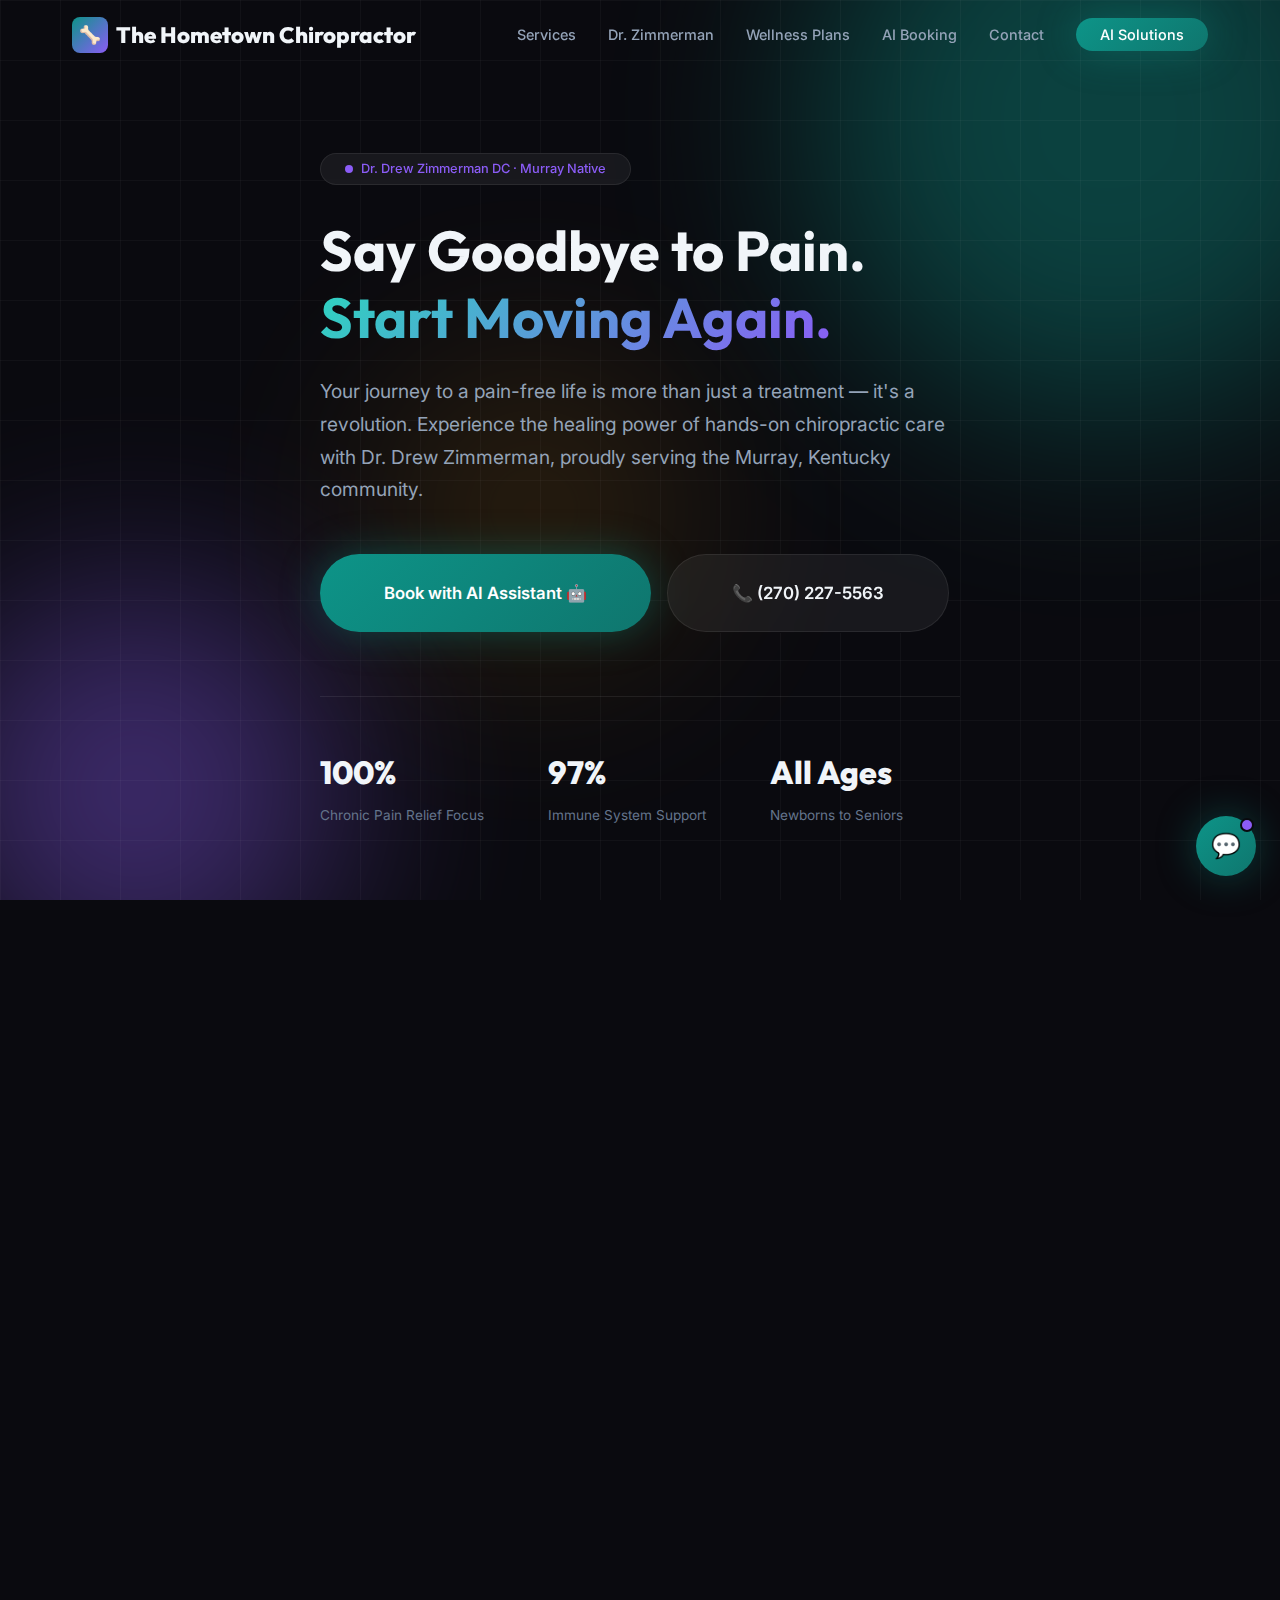
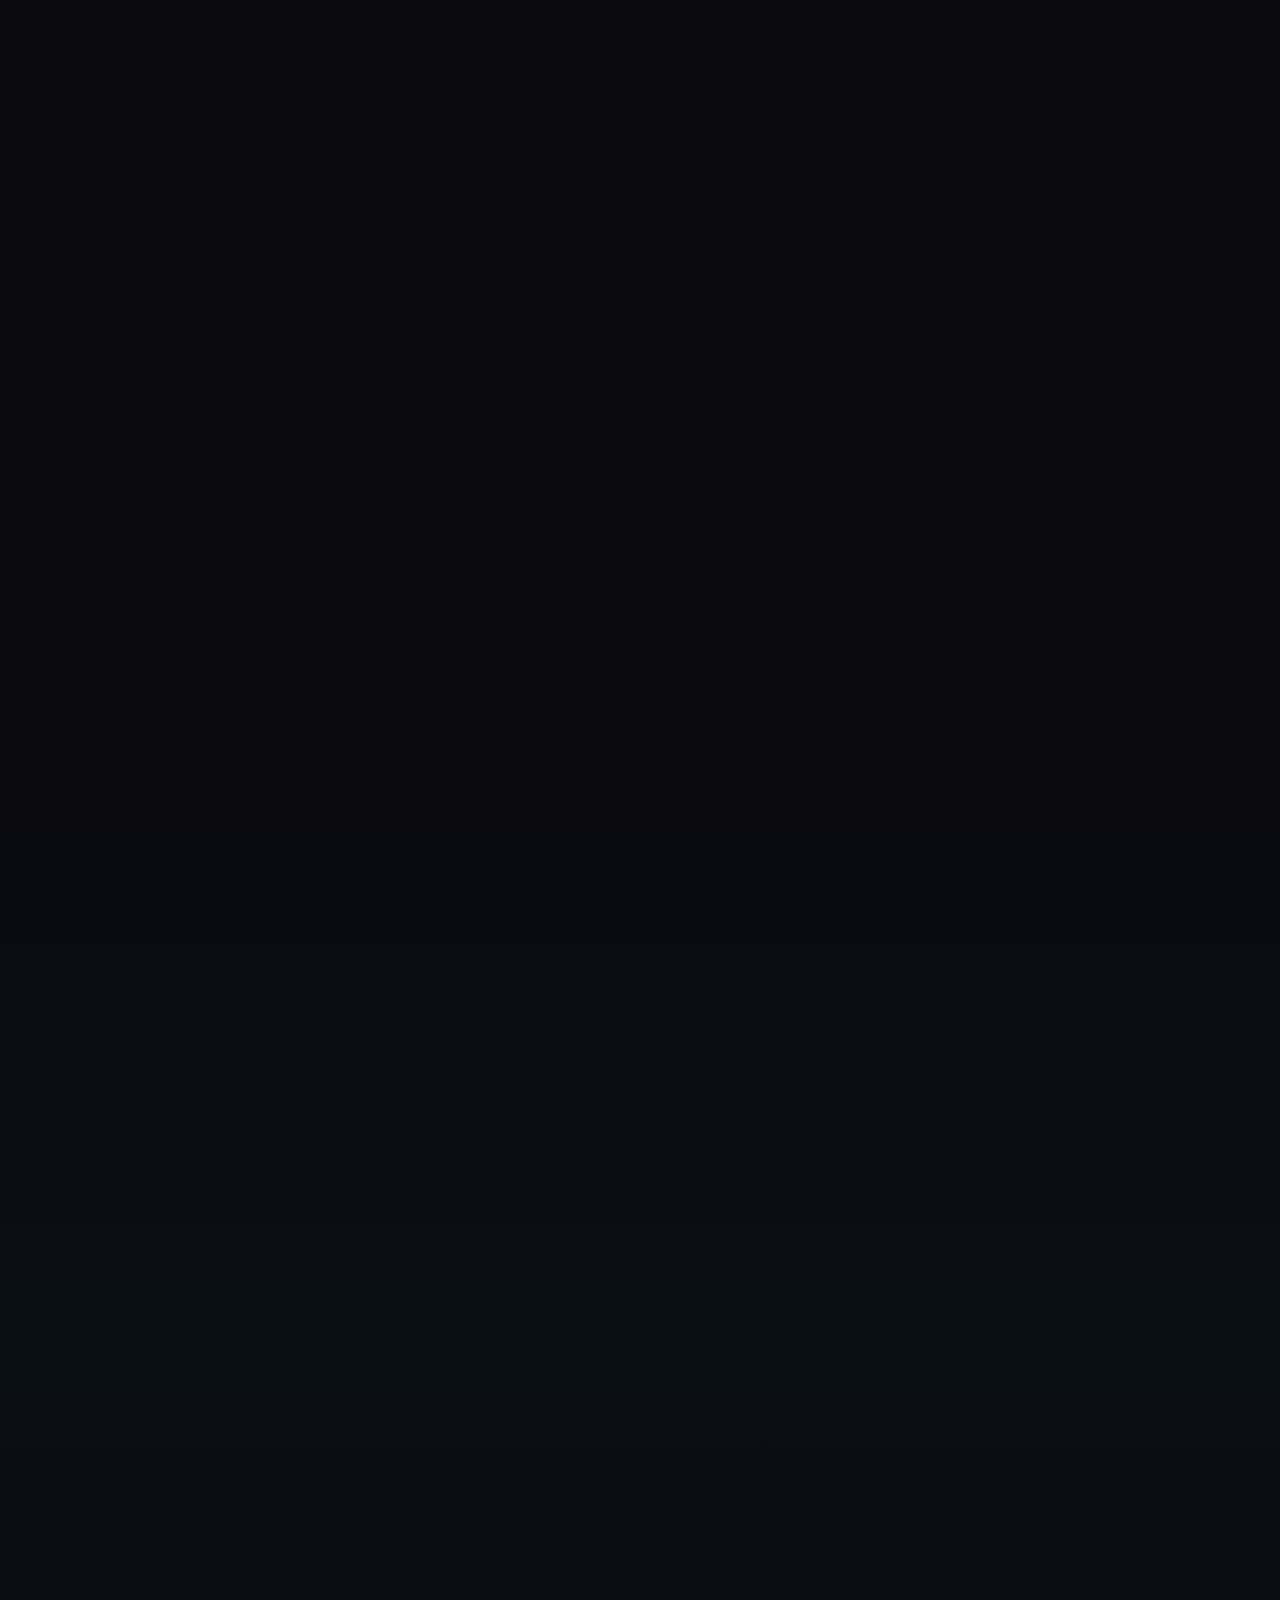
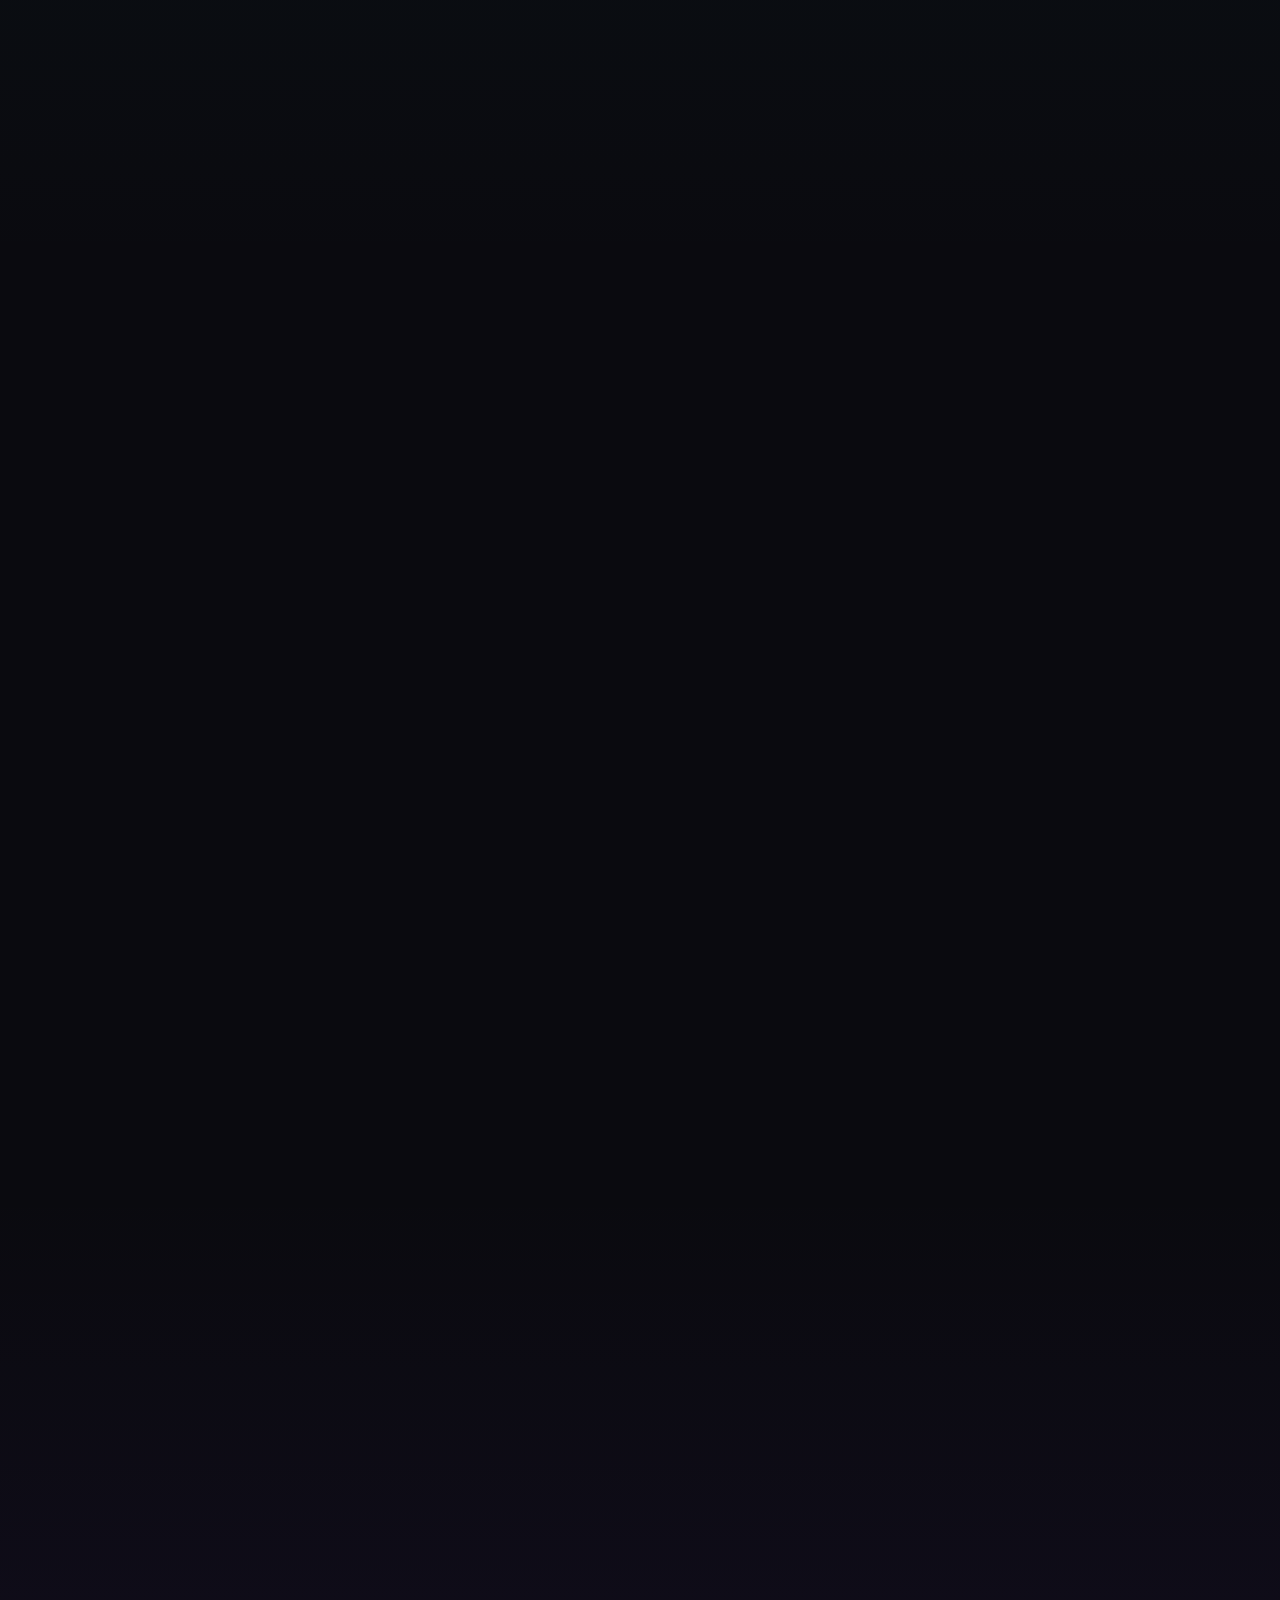
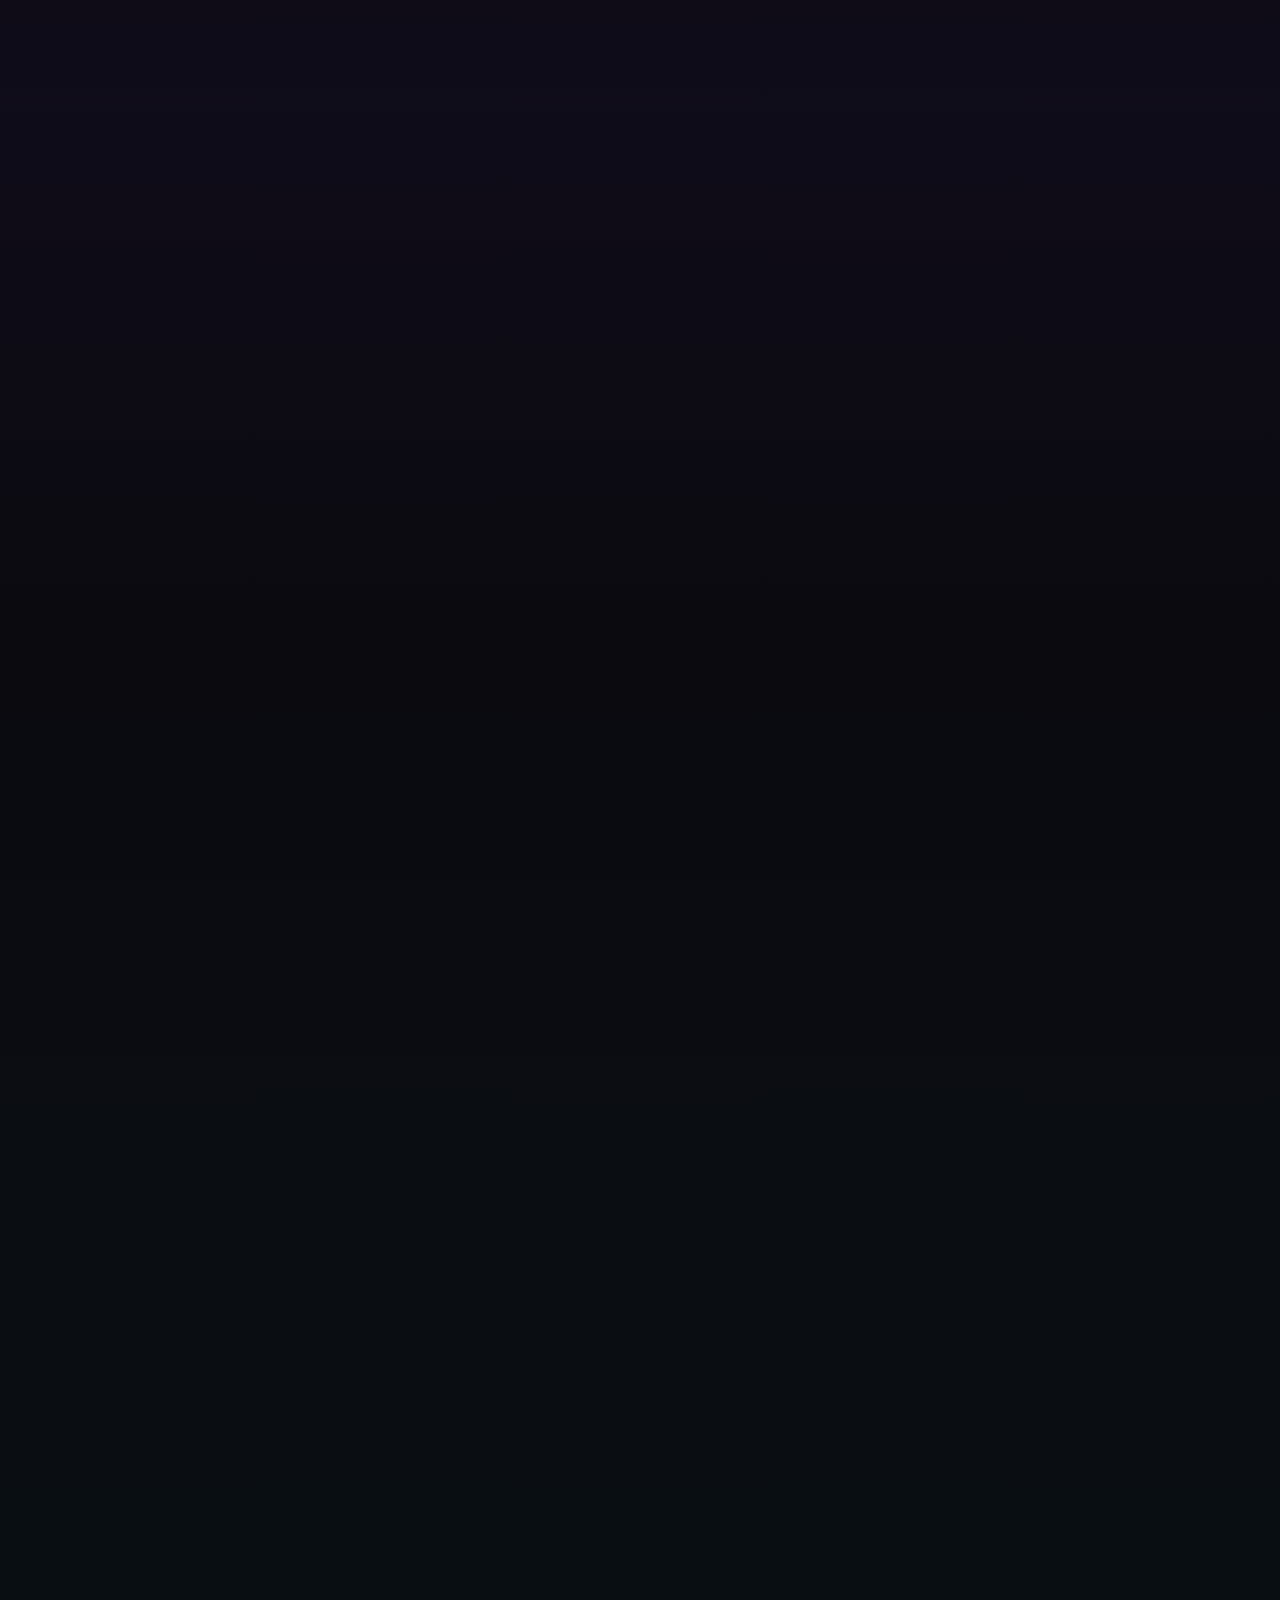
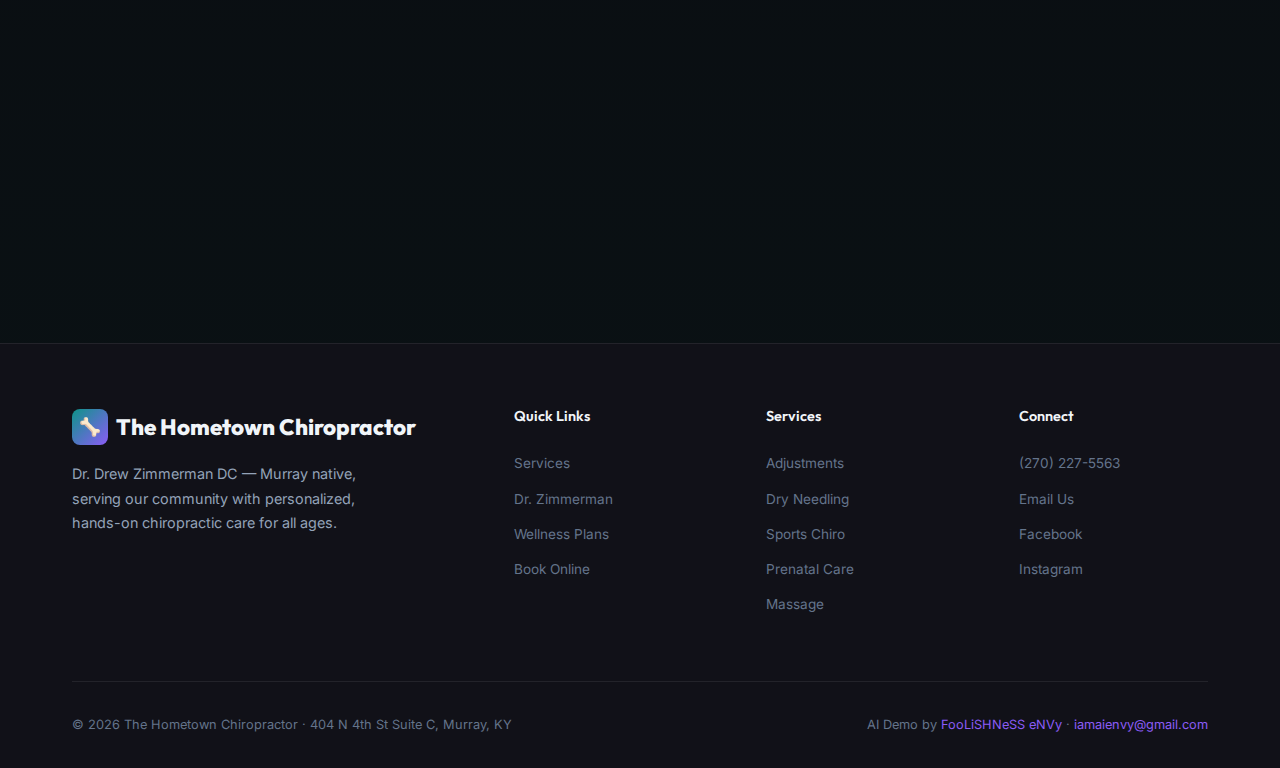
<file: hometown-chiro/index.html>
<!DOCTYPE html>
<html lang="en">
<head>
  <meta charset="UTF-8" />
  <meta name="viewport" content="width=device-width, initial-scale=1.0" />
  <meta name="description" content="The Hometown Chiropractor — Dr. Drew Zimmerman DC. Murray, KY's trusted chiropractor. Spinal adjustments, dry needling, sports & prenatal chiropractic, massage therapy. Walk-ins welcome." />
  <title>The Hometown Chiropractor | Dr. Drew Zimmerman DC | Murray, KY</title>
  <link rel="stylesheet" href="../shared/styles.css" />
  <style>
    :root {
      --primary: #0d9488;
      --primary-light: #2dd4bf;
      --primary-dark: #0f766e;
      --primary-glow: rgba(13, 148, 136, 0.4);
      --accent: #8b5cf6;
      --accent-light: #a78bfa;
      --accent-dark: #7c3aed;
      --accent-glow: rgba(139, 92, 246, 0.3);
    }
    .wellness-card {
      background: var(--bg-card);
      border: 1px solid var(--border);
      border-radius: var(--radius-xl);
      padding: var(--space-2xl);
      text-align: center;
      transition: all var(--transition-base);
    }
    .wellness-card:hover { transform: translateY(-6px); box-shadow: var(--shadow-lg); }
    .wellness-card.popular { border-color: var(--primary-light); background: linear-gradient(180deg, rgba(13,148,136,0.08), var(--bg-card)); box-shadow: var(--shadow-glow); position: relative; }
    .wellness-card.popular::before { content:'BEST VALUE'; position:absolute; top:-12px; left:50%; transform:translateX(-50%); background:linear-gradient(135deg,var(--primary),var(--accent)); color:white; font-size:0.7rem; font-weight:700; letter-spacing:1px; padding:4px 16px; border-radius:var(--radius-full); }
    .wellness-card .plan-name { font-family: var(--font-heading); font-size: 1.3rem; font-weight: 700; margin-bottom: var(--space-sm); }
    .wellness-card .plan-price { font-family: var(--font-heading); font-size: 2.5rem; font-weight: 800; }
    .wellness-card .plan-price span { font-size: 1rem; font-weight: 400; color: var(--text-muted); }
    .condition-chip {
      display: inline-flex;
      align-items: center;
      gap: 6px;
      padding: 8px 16px;
      background: var(--bg-glass);
      border: 1px solid var(--border);
      border-radius: var(--radius-full);
      font-size: 0.8rem;
      color: var(--text-secondary);
      transition: all var(--transition-fast);
      cursor: default;
    }
    .condition-chip:hover { border-color: var(--primary-light); color: var(--primary-light); }
    .doc-card {
      background: linear-gradient(135deg, rgba(13,148,136,0.08), rgba(139,92,246,0.05));
      border: 1px solid var(--border-accent);
      border-radius: var(--radius-xl);
      padding: var(--space-3xl);
    }
    .doc-credential {
      display: flex;
      align-items: center;
      gap: var(--space-sm);
      font-size: 0.9rem;
      color: var(--text-secondary);
      padding: var(--space-sm) 0;
      border-bottom: 1px solid var(--border);
    }
    .doc-credential:last-child { border: none; }
  </style>
</head>
<body>

<!-- ══════ Navigation ══════ -->
<nav class="navbar">
  <div class="container">
    <a href="#" class="nav-brand">
      <span class="brand-icon">🦴</span>
      The Hometown Chiropractor
    </a>
    <ul class="nav-links">
      <li><a href="#services">Services</a></li>
      <li><a href="#dr-drew">Dr. Zimmerman</a></li>
      <li><a href="#wellness">Wellness Plans</a></li>
      <li><a href="#ai-booking">AI Booking</a></li>
      <li><a href="#contact">Contact</a></li>
      <li><a href="services.html" class="nav-cta">AI Solutions</a></li>
    </ul>
    <button class="mobile-menu-btn" aria-label="Toggle menu">☰</button>
  </div>
</nav>

<!-- ══════ Hero ══════ -->
<section class="hero" id="home">
  <div class="hero-bg">
    <div class="gradient-orb orb-1"></div>
    <div class="gradient-orb orb-2"></div>
    <div class="gradient-orb orb-3"></div>
    <div class="grid-overlay"></div>
  </div>
  <div class="container">
    <div class="hero-content">
      <div class="hero-badge">
        <span class="pulse"></span>
        Dr. Drew Zimmerman DC · Murray Native
      </div>
      <h1>Say Goodbye to Pain. <br><span class="gradient-text">Start Moving Again.</span></h1>
      <p class="subtitle">Your journey to a pain-free life is more than just a treatment — it's a revolution. Experience the healing power of hands-on chiropractic care with Dr. Drew Zimmerman, proudly serving the Murray, Kentucky community.</p>
      <div class="hero-actions">
        <a href="#ai-booking" class="btn btn-primary btn-lg">Book with AI Assistant 🤖</a>
        <a href="tel:2702275563" class="btn btn-secondary btn-lg">📞 (270) 227-5563</a>
      </div>
      <div class="hero-stats">
        <div class="hero-stat">
          <div class="stat-number">100%</div>
          <div class="stat-label">Chronic Pain Relief Focus</div>
        </div>
        <div class="hero-stat">
          <div class="stat-number">97%</div>
          <div class="stat-label">Immune System Support</div>
        </div>
        <div class="hero-stat">
          <div class="stat-number">All Ages</div>
          <div class="stat-label">Newborns to Seniors</div>
        </div>
      </div>
    </div>
  </div>
</section>

<!-- ══════ Services ══════ -->
<section class="section" id="services">
  <div class="container">
    <div class="section-header animate-in">
      <span class="section-label">What We Offer</span>
      <h2>Chiropractic <span class="gradient-text">Services</span></h2>
      <p class="subtitle">Every session is customized to your current state. Whether you need swift, exact joint relief or gentle low-force mobilization — we tailor each treatment to your comfort and needs.</p>
    </div>
    <div class="grid grid-3">
      <div class="card animate-in delay-1">
        <div class="card-icon" style="background:linear-gradient(135deg,var(--primary),var(--primary-dark))">🦴</div>
        <h3>Chiropractic Adjustments</h3>
        <p>Gentle spinal adjustments to restore alignment and function. High-velocity precision or low-force mobilization — not a fan of the "pop"? We'll tailor a comfortable approach just for you.</p>
      </div>
      <div class="card animate-in delay-2">
        <div class="card-icon" style="background:linear-gradient(135deg,var(--primary),var(--primary-dark))">💆</div>
        <h3>Chiropractic Massage</h3>
        <p>Targeted massage therapy to relieve tension, reduce muscle spasm, and improve circulation. Combined with adjustments for comprehensive healing.</p>
      </div>
      <div class="card animate-in delay-3">
        <div class="card-icon" style="background:linear-gradient(135deg,var(--primary),var(--primary-dark))">📌</div>
        <h3>Dry Needling</h3>
        <p>A specialized technique to reduce muscle tension, improve mobility, and alleviate chronic pain. Precise trigger point therapy for lasting relief.</p>
      </div>
      <div class="card animate-in delay-1">
        <div class="card-icon" style="background:linear-gradient(135deg,var(--accent),var(--accent-dark))">🏃</div>
        <h3>Sports Chiropractic</h3>
        <p>Tailored care to help athletes perform at their best. Movement evaluation, functional correction, and performance optimization for any sport or fitness level.</p>
      </div>
      <div class="card animate-in delay-2">
        <div class="card-icon" style="background:linear-gradient(135deg,var(--accent),var(--accent-dark))">🤰</div>
        <h3>Prenatal Chiropractic</h3>
        <p>Specialized Webster technique to ease pregnancy discomfort, support optimal fetal positioning, and prepare your body for delivery. Safe and gentle for mom and baby.</p>
      </div>
      <div class="card animate-in delay-3">
        <div class="card-icon" style="background:linear-gradient(135deg,var(--accent),var(--accent-dark))">👶</div>
        <h3>Pediatric & Family</h3>
        <p>Safe, gentle chiropractic care for all ages — from newborns to seniors. Supporting growing spines and keeping the whole family aligned and healthy.</p>
      </div>
    </div>

    <!-- Conditions Treated -->
    <div style="text-align:center;margin-top:var(--space-3xl)" class="animate-in">
      <h3 style="margin-bottom:var(--space-lg)">Conditions We Treat</h3>
      <div style="display:flex;flex-wrap:wrap;justify-content:center;gap:var(--space-sm)">
        <span class="condition-chip">🔙 Back Pain</span>
        <span class="condition-chip">🦒 Neck Pain & Stiffness</span>
        <span class="condition-chip">🦵 Knee Pain</span>
        <span class="condition-chip">⚡ Sciatica</span>
        <span class="condition-chip">🤕 Headaches & Migraines</span>
        <span class="condition-chip">💪 Shoulder Pain</span>
        <span class="condition-chip">✋ Wrist Pain</span>
        <span class="condition-chip">🦶 Ankle Pain</span>
        <span class="condition-chip">🏋️ Sports Injuries</span>
        <span class="condition-chip">🤰 Pregnancy Discomfort</span>
        <span class="condition-chip">😫 Chronic Pain</span>
        <span class="condition-chip">🏃 Limited Mobility</span>
      </div>
    </div>
  </div>
</section>

<!-- ══════ Dr. Drew Zimmerman ══════ -->
<section class="section" id="dr-drew" style="background:linear-gradient(180deg,transparent,rgba(13,148,136,0.04),transparent)">
  <div class="container">
    <div class="feature-row">
      <div class="animate-in">
        <span class="section-label">Meet Your Doctor</span>
        <h2>Dr. Drew Zimmerman <span class="gradient-text">DC</span></h2>
        <p class="subtitle" style="margin-bottom:var(--space-xl)">Proudly serving the Murray, Kentucky community. A hometown practitioner who combines exercise science expertise with chiropractic care for results that last.</p>
        <p style="color:var(--text-secondary);font-size:0.95rem;margin-bottom:var(--space-xl)">Dr. Zimmerman doesn't just "pop backs" — he takes the time to identify your pain triggers, actively listens to your concerns, and creates treatment plans that deliver real results. Patients consistently praise his thorough assessments, personalized attention, and supportive guidance throughout their healing journey.</p>
        <div style="display:flex;flex-direction:column;gap:var(--space-sm)">
          <div class="doc-credential">🎓 BS Exercise Science — Murray State University (2017)</div>
          <div class="doc-credential">🩺 Doctorate of Chiropractic — University of Western States (2021)</div>
          <div class="doc-credential">💪 Certified Personal Trainer & Chiropractor</div>
          <div class="doc-credential">🏠 Murray, KY Native</div>
        </div>
      </div>
      <div class="animate-in delay-2">
        <div class="doc-card">
          <h3 style="margin-bottom:var(--space-lg)">What Patients Say</h3>
          <div style="display:flex;flex-direction:column;gap:var(--space-lg)">
            <div class="testimonial-card" style="background:transparent;border:none;padding:0">
              <div class="stars">★★★★★</div>
              <blockquote>"Dr. Zimmerman takes the necessary time to identify issues, actively listens to concerns, and effectively delivers results. I've experienced significant improvement in my mobility and pain levels."</blockquote>
            </div>
            <div class="testimonial-card" style="background:transparent;border:none;padding:0">
              <div class="stars">★★★★★</div>
              <blockquote>"He doesn't just crack your back and send you off — he explains exactly what's going on, teaches you exercises for home, and creates a real plan for getting better. Best chiropractor I've been to."</blockquote>
            </div>
            <div class="testimonial-card" style="background:transparent;border:none;padding:0">
              <div class="stars">★★★★★</div>
              <blockquote>"Came in with persistent lower back pain that wouldn't go away. After Dr. Zimmerman's thorough assessment and personalized treatment, I'm feeling better than I have in years."</blockquote>
            </div>
          </div>
        </div>
      </div>
    </div>
  </div>
</section>

<!-- ══════ Wellness Plans ══════ -->
<section class="section" id="wellness">
  <div class="container">
    <div class="section-header animate-in">
      <span class="section-label">Membership</span>
      <h2>Wellness <span class="gradient-text">Plans</span></h2>
      <p class="subtitle">Lasting health starts with regular care. Our wellness memberships earn you a dedicated weekly time slot and consistent, proactive chiropractic maintenance.</p>
    </div>
    <div class="grid grid-3 animate-in">
      <!-- Sustain -->
      <div class="wellness-card">
        <div class="plan-name">Sustain Wellness</div>
        <div class="plan-price">$99<span>/mo</span></div>
        <ul class="features-list" style="margin-top:var(--space-xl);text-align:left">
          <li>Back & neck adjustments</li>
          <li>Routine spinal adjustments</li>
          <li>Dedicated weekly time slot</li>
          <li>Reduce neural tension</li>
          <li>Promote overall wellness</li>
        </ul>
        <a href="#ai-booking" class="btn btn-secondary" style="width:100%;justify-content:center;margin-top:var(--space-lg)">Sign Me Up</a>
      </div>
      <!-- Restore -->
      <div class="wellness-card popular">
        <div class="plan-name">Restore Wellness</div>
        <div class="plan-price">$149<span>/mo</span></div>
        <ul class="features-list" style="margin-top:var(--space-xl);text-align:left">
          <li>Everything in Sustain</li>
          <li>Hip & shoulder pain treatment</li>
          <li>Extremity adjustments</li>
          <li>Ankle & wrist care</li>
          <li>Weekly dedicated slot</li>
        </ul>
        <a href="#ai-booking" class="btn btn-primary" style="width:100%;justify-content:center;margin-top:var(--space-lg)">Sign Me Up</a>
      </div>
      <!-- Elite -->
      <div class="wellness-card">
        <div class="plan-name">Elite Wellness</div>
        <div class="plan-price">$199<span>/mo</span></div>
        <ul class="features-list" style="margin-top:var(--space-xl);text-align:left">
          <li>Everything in Restore</li>
          <li>Deep tissue & restorative care</li>
          <li>Movement evaluation</li>
          <li>Functional exercise programming</li>
          <li>Ideal for athletes & active lifestyles</li>
        </ul>
        <a href="#ai-booking" class="btn btn-secondary" style="width:100%;justify-content:center;margin-top:var(--space-lg)">Sign Me Up</a>
      </div>
    </div>
  </div>
</section>

<!-- ══════ AI Booking Demo ══════ -->
<section class="section ai-demo-section" id="ai-booking">
  <div class="container">
    <div class="section-header animate-in">
      <span class="section-label">Try It Live</span>
      <h2>Your AI <span class="gradient-text">Booking Assistant</span></h2>
      <p class="subtitle">No more phone tag. Ask about services, wellness plans, hours, or book an appointment — all in a natural conversation. This is what your patients would experience.</p>
    </div>
    <div class="ai-demo-container animate-in" id="chiro-chat-embed">
      <!-- Chatbot embeds here -->
    </div>
    <div style="text-align:center;margin-top:var(--space-xl)" class="animate-in">
      <p style="color:var(--text-muted);font-size:0.85rem">Try: "My back hurts" · "What's the Elite plan?" · "Do you do dry needling?" · "What are your hours?"</p>
    </div>
  </div>
</section>

<!-- ══════ Contact ══════ -->
<section class="section contact-section" id="contact">
  <div class="container">
    <div class="section-header animate-in">
      <span class="section-label">Visit Us</span>
      <h2>The Hometown <span class="gradient-text">Chiropractor</span></h2>
      <p class="subtitle">Dr. Drew Zimmerman DC — serving Murray, Kentucky with personalized chiropractic care.</p>
    </div>
    <div class="contact-grid animate-in">
      <div>
        <div style="display:flex;flex-direction:column;gap:var(--space-md)">
          <div class="contact-info-card">
            <div class="icon">📍</div>
            <div>
              <h4>Address</h4>
              <p>404 N 4th St, Suite C<br>Murray, KY 42071</p>
            </div>
          </div>
          <div class="contact-info-card">
            <div class="icon">📞</div>
            <div>
              <h4>Phone</h4>
              <p><a href="tel:2702275563">(270) 227-5563</a></p>
            </div>
          </div>
          <div class="contact-info-card">
            <div class="icon">📧</div>
            <div>
              <h4>Email</h4>
              <p><a href="mailto:chiromotionspine@icloud.com">chiromotionspine@icloud.com</a></p>
            </div>
          </div>
          <div class="contact-info-card">
            <div class="icon">🕐</div>
            <div>
              <h4>Hours</h4>
              <table class="hours-table">
                <tr><td>Monday</td><td>9 AM – 12 PM, 1 – 5 PM</td></tr>
                <tr><td>Tuesday</td><td>9 AM – 12 PM, 1 – 5 PM</td></tr>
                <tr><td>Wednesday</td><td>9 AM – 12 PM, 1 – 5 PM</td></tr>
                <tr><td>Thursday</td><td>9 AM – 12 PM, 1 – 5 PM</td></tr>
                <tr><td>Friday</td><td>1 – 5 PM</td></tr>
                <tr><td>Sat – Sun</td><td>Closed</td></tr>
              </table>
            </div>
          </div>
          <div class="contact-info-card">
            <div class="icon">📱</div>
            <div>
              <h4>Follow Us</h4>
              <p>
                <a href="https://www.facebook.com/profile.php?id=61559658163961" target="_blank">Facebook</a> ·
                <a href="https://www.instagram.com/thehometownchiro/" target="_blank">Instagram</a> ·
                <a href="https://x.com/drewzimmermandc" target="_blank">X</a>
              </p>
            </div>
          </div>
        </div>
      </div>
      <div class="contact-map">
        <iframe src="https://www.google.com/maps/embed?pb=!1m18!1m12!1m3!1d3138.5!2d-88.32!3d36.62!2m3!1f0!2f0!3f0!3m2!1i1024!2i768!4f13.1!3m3!1m2!1s0x0%3A0x0!2zMzbCsDM3JzEyLjAiTiA4OMKwMTknMTIuMCJX!5e0!3m2!1sen!2sus!4v1!5m2!1sen!2sus" loading="lazy" title="The Hometown Chiropractor — 404 N 4th St, Murray, KY"></iframe>
      </div>
    </div>
  </div>
</section>

<!-- ══════ Footer ══════ -->
<footer class="footer">
  <div class="container">
    <div class="footer-grid">
      <div class="footer-brand">
        <div class="nav-brand" style="margin-bottom:var(--space-sm)">
          <span class="brand-icon">🦴</span>
          The Hometown Chiropractor
        </div>
        <p>Dr. Drew Zimmerman DC — Murray native, serving our community with personalized, hands-on chiropractic care for all ages.</p>
      </div>
      <div>
        <h4>Quick Links</h4>
        <ul>
          <li><a href="#services">Services</a></li>
          <li><a href="#dr-drew">Dr. Zimmerman</a></li>
          <li><a href="#wellness">Wellness Plans</a></li>
          <li><a href="#ai-booking">Book Online</a></li>
        </ul>
      </div>
      <div>
        <h4>Services</h4>
        <ul>
          <li><a href="#services">Adjustments</a></li>
          <li><a href="#services">Dry Needling</a></li>
          <li><a href="#services">Sports Chiro</a></li>
          <li><a href="#services">Prenatal Care</a></li>
          <li><a href="#services">Massage</a></li>
        </ul>
      </div>
      <div>
        <h4>Connect</h4>
        <ul>
          <li><a href="tel:2702275563">(270) 227-5563</a></li>
          <li><a href="mailto:chiromotionspine@icloud.com">Email Us</a></li>
          <li><a href="https://www.facebook.com/profile.php?id=61559658163961" target="_blank">Facebook</a></li>
          <li><a href="https://www.instagram.com/thehometownchiro/" target="_blank">Instagram</a></li>
        </ul>
      </div>
    </div>
    <div class="footer-bottom">
      <span>&copy; 2026 The Hometown Chiropractor · 404 N 4th St Suite C, Murray, KY</span>
      <span>AI Demo by <a href="services.html">FooLiSHNeSS eNVy</a> · <a href="mailto:iamaienvy@gmail.com">iamaienvy@gmail.com</a></span>
    </div>
  </div>
</footer>

<!-- Scripts -->
<script src="../shared/animations.js"></script>
<script src="../shared/chatbot.js"></script>
<script>
  document.addEventListener('DOMContentLoaded', () => {
    // Embedded chatbot with REAL Hometown Chiro data
    new AIChatbot({
      containerId: 'chiro-chat-embed',
      isFloating: false,
      name: "Hometown Chiro Assistant",
      avatar: '🦴',
      greeting: "Welcome to The Hometown Chiropractor! 👋 I'm here to help you book an appointment with Dr. Drew Zimmerman, answer questions about our services, or tell you about our wellness plans. How can I help?",
      responses: {
        'book|appointment|schedule|available|slot|opening|sign up':
          "I'd love to get you in with Dr. Zimmerman! You can book directly at thehometownchiro.janeapp.com, or tell me what day works best — Mon-Thu we're open 9-12 & 1-5, Fridays 1-5. Is this your first visit? 📅",
        'first visit|first time|new patient|never been':
          "Welcome! For new patients, Dr. Zimmerman does a thorough assessment to identify your pain triggers and create a personalized treatment plan. He takes his time — no rushing. What brings you in?",
        'hours|open|close|when':
          "Our hours are:\n• Mon–Thu: 9 AM – 12 PM, 1 – 5 PM\n• Friday: 1 – 5 PM\n• Sat–Sun: Closed\nWalk-ins are welcome! 🕐",
        'pain|hurt|back|neck|shoulder|knee|headache|sciatica|ankle|wrist|ache':
          "I'm sorry you're dealing with that! 😔 Dr. Zimmerman specializes in identifying pain triggers and creating lasting solutions — not just quick fixes. He treats back pain, neck pain, knee pain, sciatica, headaches, shoulder/hip/ankle/wrist pain, and more. Want me to help you book?",
        'dry needling|needle|trigger point':
          "Yes! We offer dry needling — it's a specialized technique that targets trigger points to reduce muscle tension, improve mobility, and provide lasting relief from chronic pain. Dr. Zimmerman is trained and experienced in this technique. 📌",
        'massage|tension|muscle':
          "We offer chiropractic massage therapy! Targeted massage to relieve tension, reduce muscle spasm, and improve circulation. It works great combined with adjustments for comprehensive healing. 💆",
        'sports|athlete|performance|training|fitness':
          "Dr. Zimmerman has a BS in Exercise Science and is both a certified personal trainer and chiropractor — perfect for athletes! Our Sports Chiropractic includes movement evaluation, functional correction, and performance optimization. The Elite Wellness plan ($199/mo) is ideal for active people. 🏃",
        'prenatal|pregnant|pregnancy|baby|webster':
          "Absolutely! We offer specialized prenatal chiropractic using the Webster technique. It helps ease pregnancy discomfort, supports optimal fetal positioning, and prepares your body for delivery. Safe and gentle for mom and baby. 🤰",
        'pediatric|child|kid|children|infant|newborn|toddler':
          "Yes! We provide safe, gentle chiropractic care for kids of all ages — from newborns to teens. We support growing spines with age-appropriate techniques. The whole family is welcome! 👶",
        'plan|wellness|membership|monthly|sustain|restore|elite':
          "We have 3 wellness plans:\n• **Sustain** — $99/mo: Back & neck adjustments, weekly visits\n• **Restore** — $149/mo: + Hip, shoulder & extremity care\n• **Elite** — $199/mo: + Deep tissue, movement eval, functional exercises\nAll plans include a dedicated weekly time slot. Which interests you?",
        'cost|price|how much|insurance|pay':
          "Our wellness plans start at $99/mo for weekly visits. For individual visits, give us a call at (270) 227-5563 and we'll discuss pricing and insurance options. We want to make care accessible!",
        'drew|zimmerman|doctor|dr|who':
          "Dr. Drew Zimmerman is a Murray native! He earned his BS in Exercise Science from Murray State University (2017) and his Doctorate of Chiropractic from the University of Western States (2021). He's both a certified personal trainer and chiropractor — a unique combination! 🩺",
        'address|where|located|location|find|directions':
          "We're at 404 N 4th St, Suite C, Murray, KY 42071. Easy to find and plenty of parking! 📍",
        'phone|call|contact|email':
          "📞 Phone: (270) 227-5563\n📧 Email: chiromotionspine@icloud.com\nYou can also find us on Facebook and Instagram @thehometownchiro!",
        'pop|crack|scared|gentle|afraid|nervous':
          "Not a fan of the \"pop\"? No worries at all! 😊Dr. Zimmerman offers both high-velocity adjustments AND gentle, low-force mobilizations. Each technique is tailored to YOUR comfort level. You're always in control.",
        'hello|hi|hey|good':
          "Hey there! Welcome to The Hometown Chiropractor! 😊 I can help you book with Dr. Zimmerman, answer questions about services, or tell you about our wellness plans. What's on your mind?",
        'thank|thanks|appreciate':
          "You're welcome! We look forward to helping you feel your best. Don't hesitate to reach out anytime! 💚"
      },
      fallback: "Great question! For the most detailed answer, call us at (270) 227-5563 or email chiromotionspine@icloud.com. You can also book online at thehometownchiro.janeapp.com. Anything else I can help with?"
    });

    // Floating widget
    new AIChatbot({
      isFloating: true,
      name: "Book with Dr. Z",
      avatar: '🦴',
      greeting: "Hey! 👋 Need to book with Dr. Zimmerman or have a question? I'm here to help!",
      responses: {
        'book|appointment|schedule': "You can book at thehometownchiro.janeapp.com or tell me what day works and I'll guide you! 📅",
        'hours|open': "Mon–Thu 9-12 & 1-5, Friday 1-5. Walk-ins welcome! 🕐",
        'pain|hurt|back|neck': "Dr. Zimmerman can help! He specializes in finding pain triggers and creating lasting solutions. Want to book?",
        'plan|wellness|price|cost': "Sustain $99/mo · Restore $149/mo · Elite $199/mo. All include weekly visits!",
        'hello|hi|hey': "Hey! How can The Hometown Chiropractor help you today? 😊",
        'dry needling|needle': "Yes! We offer dry needling for chronic pain and muscle tension relief. 📌",
        'phone|contact': "Call (270) 227-5563 or email chiromotionspine@icloud.com 📞"
      },
      fallback: "Call us at (270) 227-5563 or book online at thehometownchiro.janeapp.com!"
    });
  });
</script>
</body>
</html>
</file>
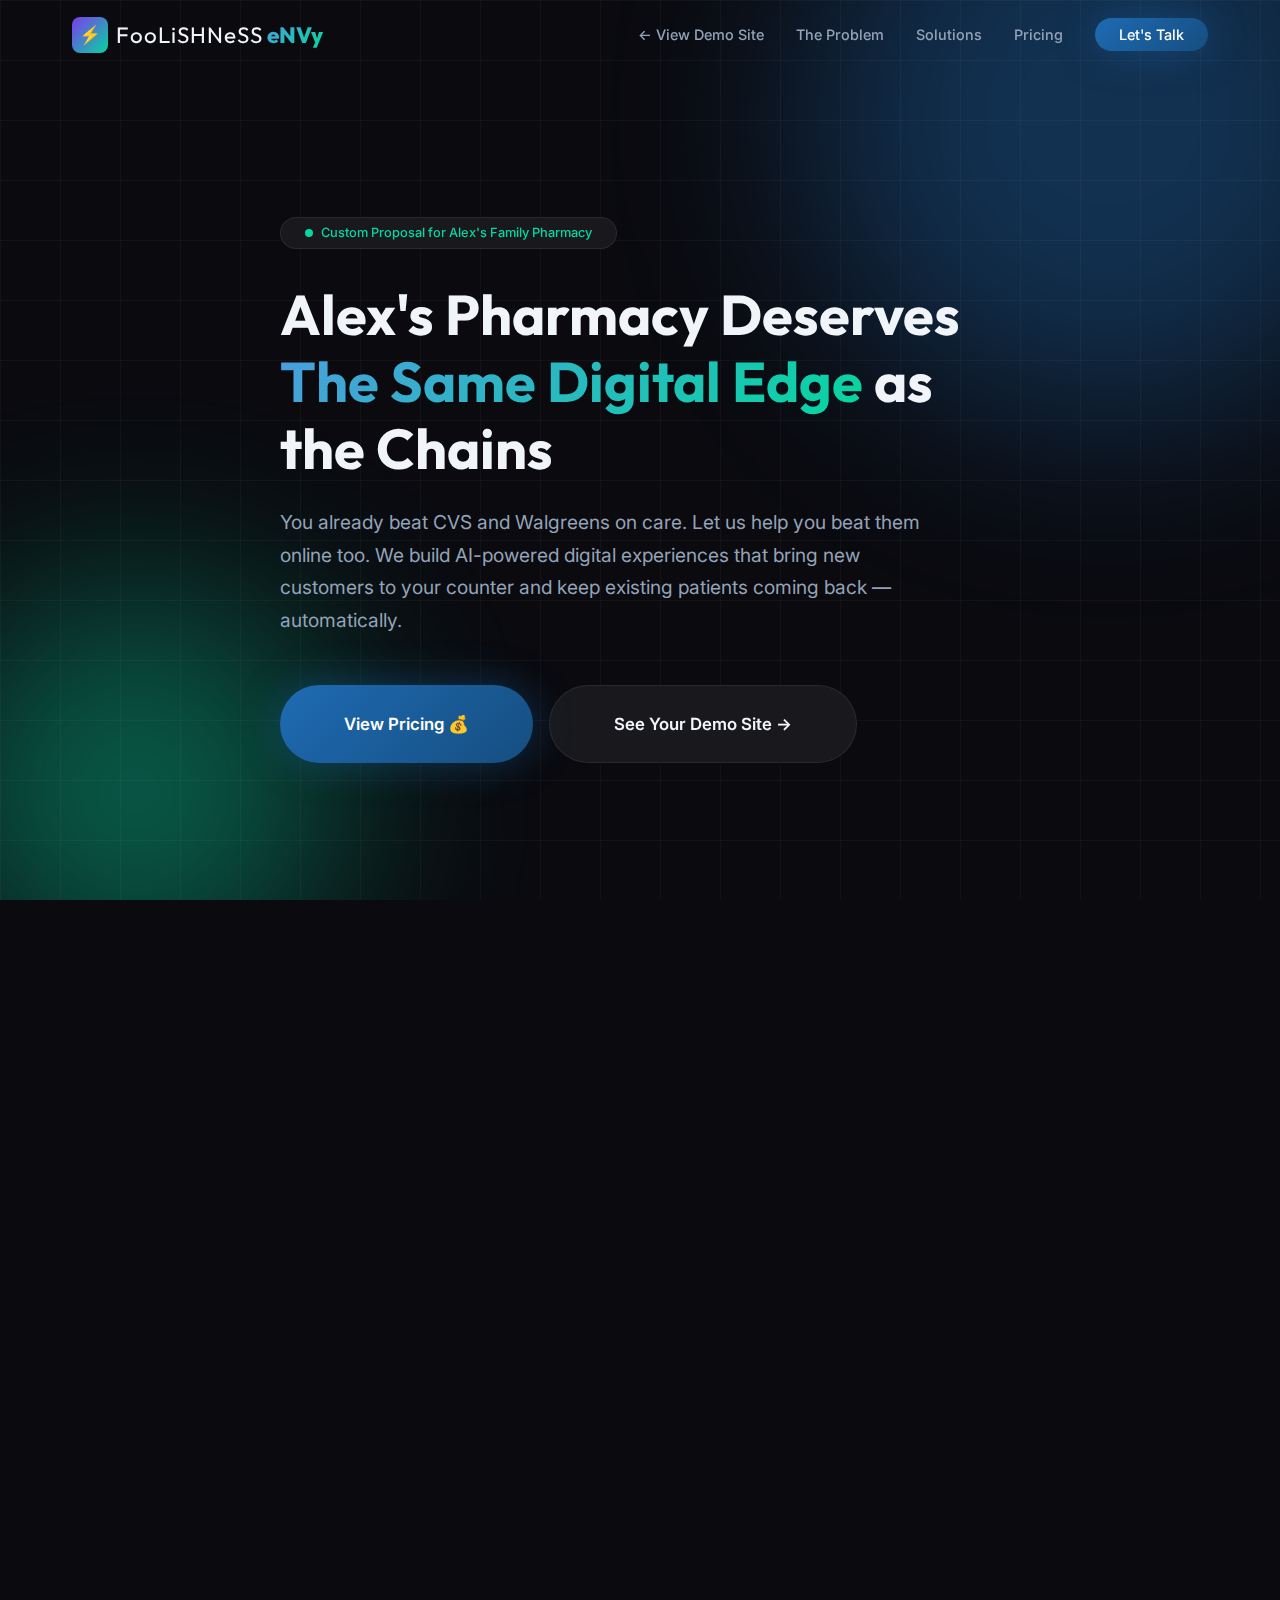
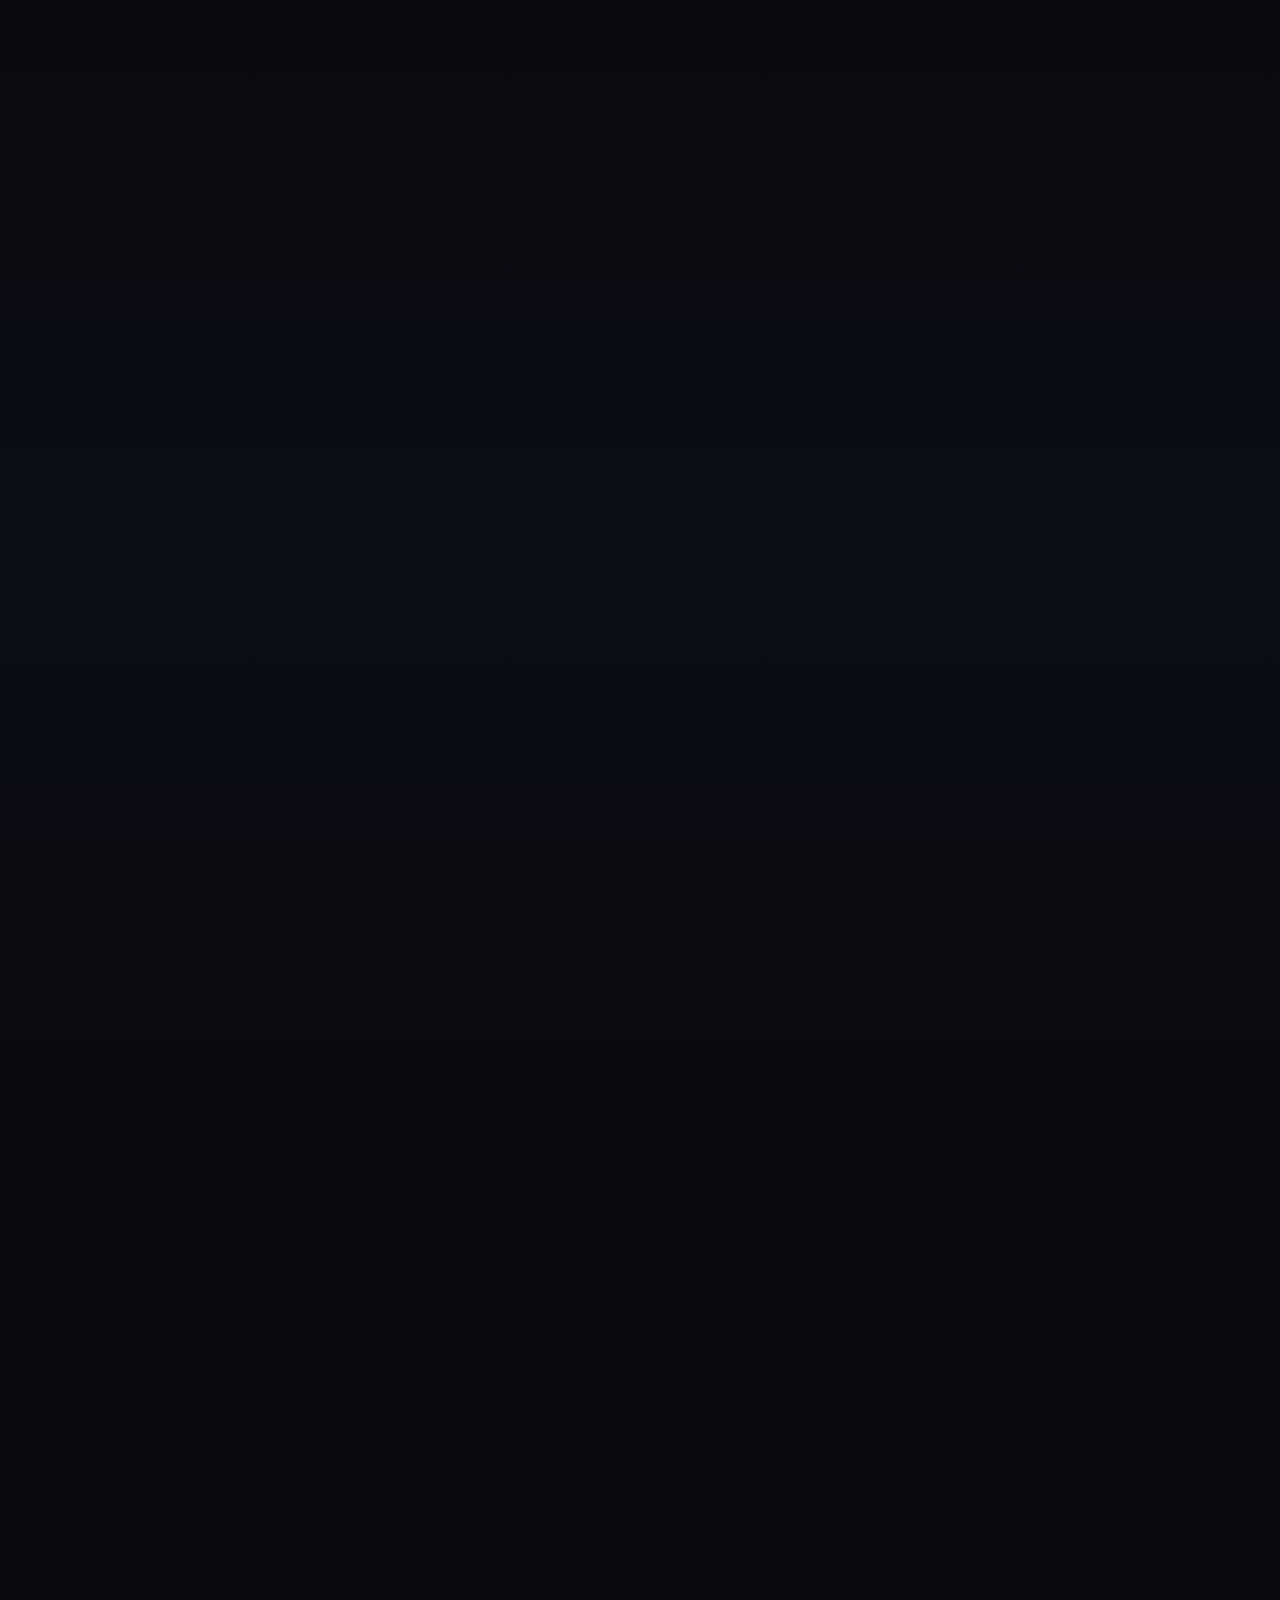
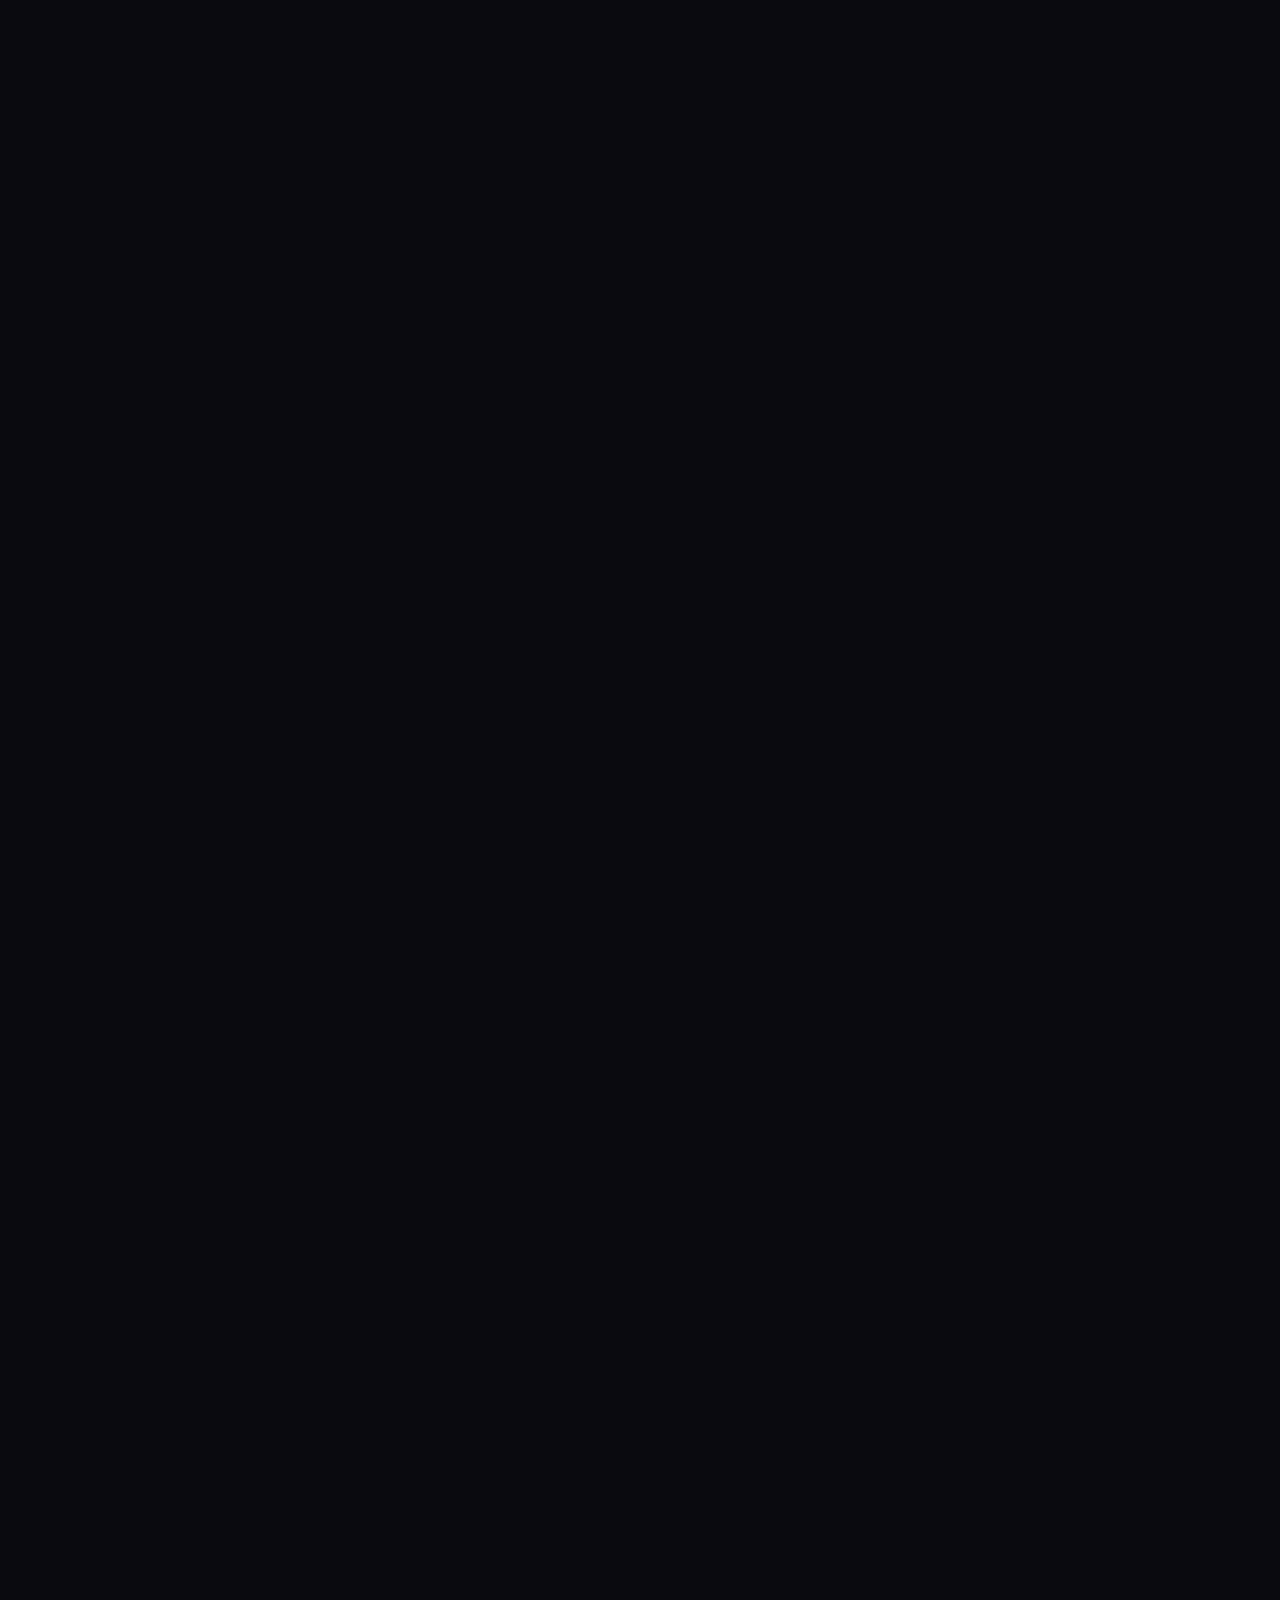
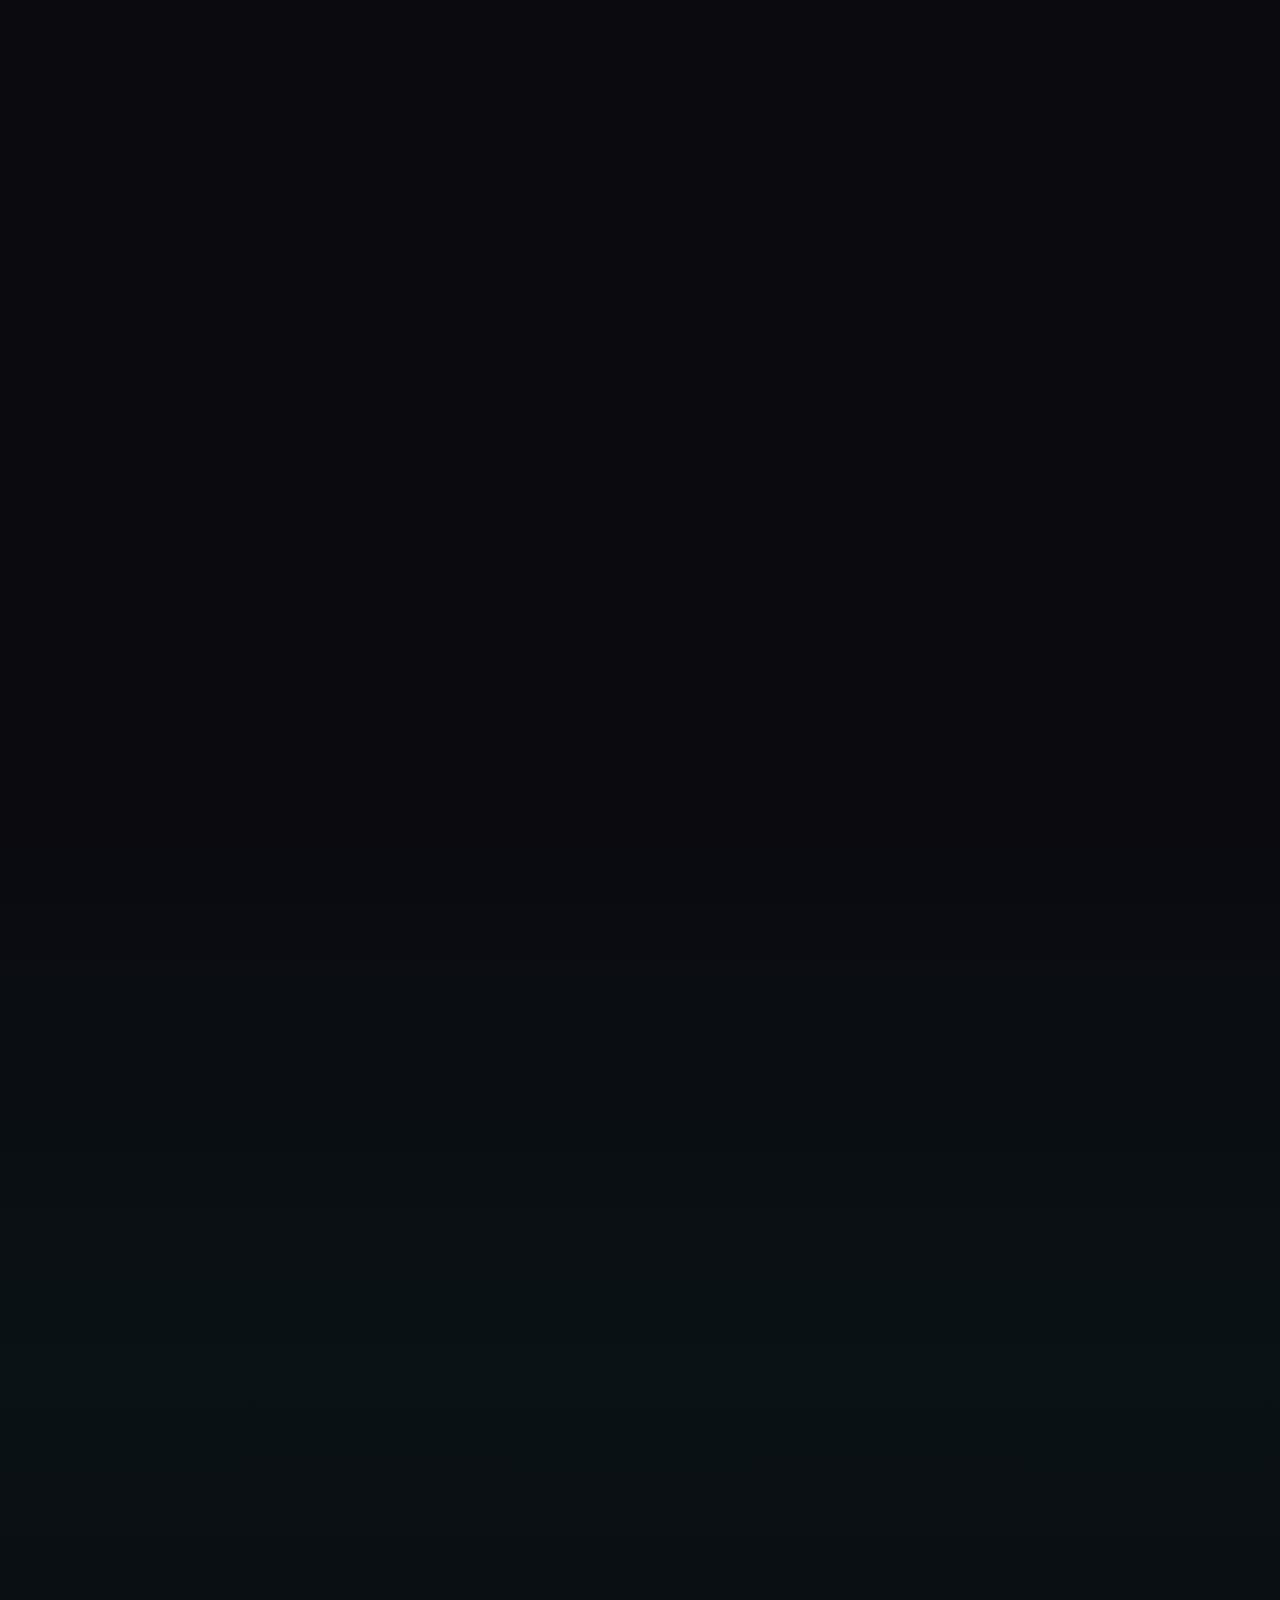
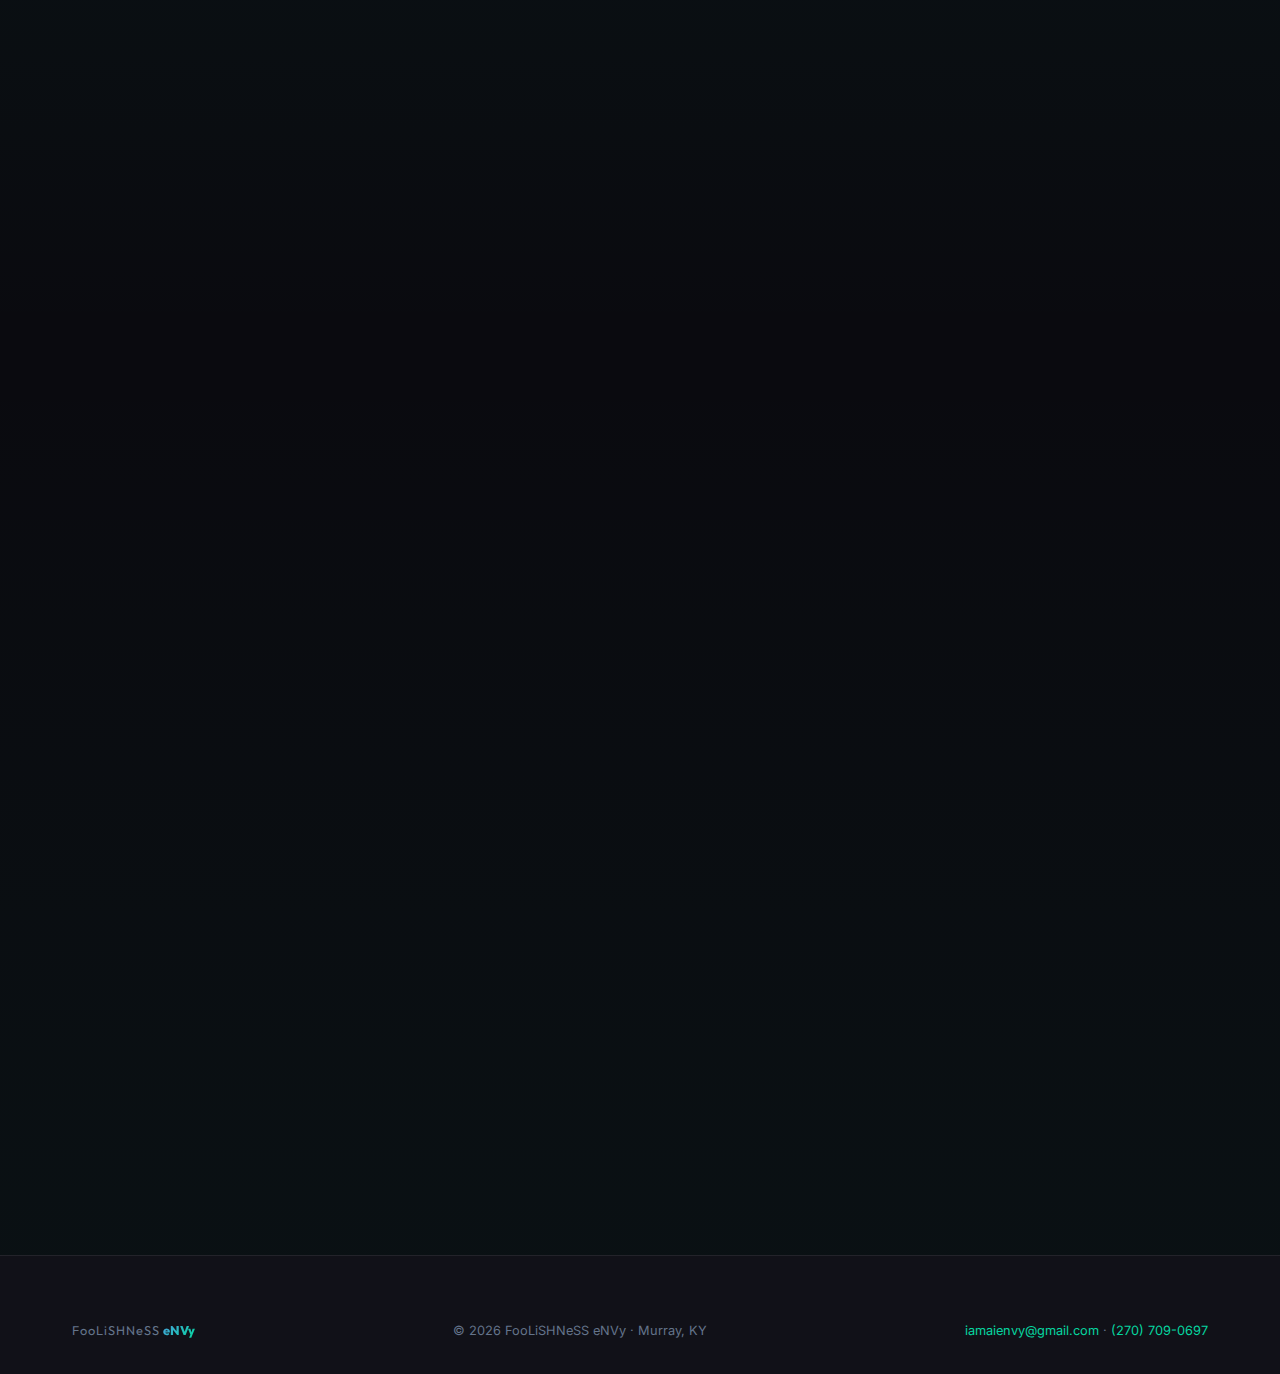
<file: alexs-pharmacy/services.html>
<!DOCTYPE html>
<html lang="en">
<head>
  <meta charset="UTF-8" />
  <meta name="viewport" content="width=device-width, initial-scale=1.0" />
  <meta name="description" content="AI-powered digital solutions tailored for Alex's Family Pharmacy by FooLiSHNeSS eNVy. Custom chatbots, automated refills, SMS alerts, and a premium website." />
  <title>AI Solutions for Alex's Family Pharmacy | FooLiSHNeSS eNVy</title>
  <link rel="stylesheet" href="../shared/styles.css" />
  <style>
    :root {
      --primary: #1e6bb3;
      --primary-light: #4a9ede;
      --primary-dark: #164e80;
      --primary-glow: rgba(30, 107, 179, 0.4);
    }
    .envy-brand { font-family: var(--font-heading); }
    .envy-brand .foolishness { font-weight: 400; letter-spacing: 1px; }
    .envy-brand .envy { font-weight: 800; background: linear-gradient(135deg, var(--primary-light), var(--accent)); -webkit-background-clip:text; -webkit-text-fill-color:transparent; background-clip:text; }
    .roi-card { background: linear-gradient(135deg, rgba(6,214,160,0.08), rgba(30,107,179,0.05)); border: 1px solid rgba(6,214,160,0.2); border-radius: var(--radius-xl); padding: var(--space-2xl); text-align: center; }
    .roi-grid { display: grid; grid-template-columns: repeat(auto-fit, minmax(180px,1fr)); gap: var(--space-lg); margin-top: var(--space-xl); }
    .roi-item .number { font-family: var(--font-heading); font-size: 2rem; font-weight: 800; color: var(--accent); }
    .roi-item .label { font-size: 0.85rem; color: var(--text-muted); margin-top: var(--space-xs); }
    .problem-card { background: rgba(239,68,68,0.06); border: 1px solid rgba(239,68,68,0.15); border-radius: var(--radius-lg); padding: var(--space-xl); }
    .problem-card h4 { color: #f87171; }
    .solution-card { background: rgba(6,214,160,0.06); border: 1px solid rgba(6,214,160,0.15); border-radius: var(--radius-lg); padding: var(--space-xl); }
    .solution-card h4 { color: var(--accent); }
    .process-timeline { position: relative; padding-left: 40px; }
    .process-timeline::before { content:''; position:absolute; left:15px; top:0; bottom:0; width:2px; background:var(--border); }
    .timeline-step { position: relative; margin-bottom: var(--space-2xl); }
    .timeline-step::before { content:attr(data-step); position:absolute; left:-40px; width:30px; height:30px; border-radius:50%; background:linear-gradient(135deg,var(--primary),var(--accent)); color:white; display:flex; align-items:center; justify-content:center; font-size:0.8rem; font-weight:700; line-height:30px; text-align:center; }
    .timeline-step h4 { margin-bottom: var(--space-xs); }
    .timeline-step p { color: var(--text-secondary); font-size: 0.9rem; }
    .comparison-table { width:100%; border-collapse:collapse; margin-top:var(--space-xl); }
    .comparison-table th, .comparison-table td { padding: var(--space-md) var(--space-lg); text-align:left; border-bottom:1px solid var(--border); font-size:0.9rem; }
    .comparison-table th { color:var(--text-muted); font-size:0.75rem; text-transform:uppercase; letter-spacing:1px; }
    .check { color:var(--accent); font-weight:700; }
    .cross { color:var(--text-muted); opacity:0.4; }
  </style>
</head>
<body>

<!-- ══════ Navigation ══════ -->
<nav class="navbar">
  <div class="container">
    <a href="#top" class="nav-brand">
      <span class="brand-icon" style="background:linear-gradient(135deg,#7c3aed,#06d6a0)">⚡</span>
      <span class="envy-brand"><span class="foolishness">FooLiSHNeSS</span> <span class="envy">eNVy</span></span>
    </a>
    <ul class="nav-links">
      <li><a href="index.html">← View Demo Site</a></li>
      <li><a href="#problem">The Problem</a></li>
      <li><a href="#solutions">Solutions</a></li>
      <li><a href="#pricing">Pricing</a></li>
      <li><a href="#contact-us" class="nav-cta">Let's Talk</a></li>
    </ul>
    <button class="mobile-menu-btn" aria-label="Toggle menu">☰</button>
  </div>
</nav>

<!-- ══════ Hero ══════ -->
<section class="hero" id="top">
  <div class="hero-bg">
    <div class="gradient-orb orb-1"></div>
    <div class="gradient-orb orb-2"></div>
    <div class="grid-overlay"></div>
  </div>
  <div class="container">
    <div class="hero-content">
      <div class="hero-badge">
        <span class="pulse"></span>
        Custom Proposal for Alex's Family Pharmacy
      </div>
      <h1>Alex's Pharmacy Deserves <span class="gradient-text">The Same Digital Edge</span> as the Chains</h1>
      <p class="subtitle">You already beat CVS and Walgreens on care. Let us help you beat them online too. We build AI-powered digital experiences that bring new customers to your counter and keep existing patients coming back — automatically.</p>
      <div class="hero-actions">
        <a href="#pricing" class="btn btn-primary btn-lg">View Pricing 💰</a>
        <a href="index.html" class="btn btn-secondary btn-lg">See Your Demo Site →</a>
      </div>
    </div>
  </div>
</section>

<!-- ══════ The Problem ══════ -->
<section class="section" id="problem">
  <div class="container">
    <div class="section-header animate-in">
      <span class="section-label">The Challenge</span>
      <h2>What's Happening <span class="gradient-text">Right Now</span></h2>
      <p class="subtitle">Alex's Family Pharmacy has a 4.7-star rating and 40 glowing reviews — but today, someone in Murray searching "pharmacy near me" might never find you.</p>
    </div>
    <div class="grid grid-2 animate-in">
      <div class="problem-card">
        <h4>🚫 Without a Website</h4>
        <ul style="margin-top:var(--space-md);color:var(--text-secondary);font-size:0.9rem;list-style:none;display:flex;flex-direction:column;gap:var(--space-sm)">
          <li>• Patients find CVS/Walgreens first in Google search</li>
          <li>• New Murray State students don't know you exist</li>
          <li>• No way to request refills after hours</li>
          <li>• Phone is the ONLY way to reach you</li>
          <li>• Your 4.7★ reviews & great services are hidden</li>
          <li>• Competitors control your online narrative</li>
        </ul>
      </div>
      <div class="solution-card">
        <h4>✅ With FooLiSHNeSS eNVy</h4>
        <ul style="margin-top:var(--space-md);color:var(--text-secondary);font-size:0.9rem;list-style:none;display:flex;flex-direction:column;gap:var(--space-sm)">
          <li>• Rank #1 for "pharmacy Murray KY" on Google</li>
          <li>• Capture Murray State students searching online</li>
          <li>• 24/7 AI chatbot handles refills & questions</li>
          <li>• Digital refill forms reduce phone calls 40%+</li>
          <li>• Your real reviews & services showcased beautifully</li>
          <li>• YOU control your brand and customer experience</li>
        </ul>
      </div>
    </div>
  </div>
</section>

<!-- ══════ Who We Are ══════ -->
<section class="section" style="background:linear-gradient(180deg,transparent,rgba(30,107,179,0.04),transparent)">
  <div class="container">
    <div class="feature-row">
      <div class="animate-in">
        <span class="section-label">Who We Are</span>
        <h2>Meet <span class="envy-brand"><span class="foolishness">FooLiSHNeSS</span> <span class="envy">eNVy</span></span></h2>
        <p class="subtitle" style="margin-bottom:var(--space-xl)">We're a Murray-based AI solutions studio led by <strong>Nathan Michel</strong>. We don't build generic templates — we research your actual business, your real services, your real reviews, and build technology that feels like <em>you</em>.</p>
        <p style="color:var(--text-secondary);font-size:0.95rem;margin-bottom:var(--space-xl)">That demo site you just saw? We built it using your real hours, your actual services (med sync, DME, drive-up window, delivery, vaccines), and your 4.7-star reputation. The AI chatbot already knows how to answer your patients' questions. That's the FooLiSHNeSS eNVy difference.</p>
        <div style="display:flex;flex-direction:column;gap:var(--space-sm)">
          <div class="contact-info-card">
            <div class="icon">👤</div>
            <div>
              <h4>Nathan Michel & eNVy</h4>
              <p>Founder & AI Architect</p>
            </div>
          </div>
          <div class="contact-info-card">
            <div class="icon">📧</div>
            <div>
              <h4>iamaienvy@gmail.com</h4>
              <p><a href="mailto:iamaienvy@gmail.com">Send an email</a></p>
            </div>
          </div>
          <div class="contact-info-card">
            <div class="icon">📞</div>
            <div>
              <h4>(270) 709-0697</h4>
              <p><a href="tel:2707090697">Call or text anytime</a></p>
            </div>
          </div>
        </div>
      </div>
      <div class="animate-in delay-2">
        <div class="roi-card">
          <h3 style="margin-bottom:var(--space-sm)">Projected Impact</h3>
          <p style="color:var(--text-muted);font-size:0.85rem;margin-bottom:var(--space-lg)">Based on similar independent pharmacy deployments</p>
          <div class="roi-grid">
            <div class="roi-item">
              <div class="number" data-count="40" data-suffix="%">0%</div>
              <div class="label">Fewer Phone Calls</div>
            </div>
            <div class="roi-item">
              <div class="number" data-count="65" data-suffix="%">0%</div>
              <div class="label">Faster Refill Processing</div>
            </div>
            <div class="roi-item">
              <div class="number" data-count="30" data-suffix="%">0%</div>
              <div class="label">More Online Discovery</div>
            </div>
            <div class="roi-item">
              <div class="number" data-count="20" data-suffix="hrs">0hrs</div>
              <div class="label">Staff Time Saved / Month</div>
            </div>
          </div>
        </div>
      </div>
    </div>
  </div>
</section>

<!-- ══════ What We'll Build ══════ -->
<section class="section" id="solutions">
  <div class="container">
    <div class="section-header animate-in">
      <span class="section-label">Your Solution</span>
      <h2>What We Build <span class="gradient-text">For Alex's Pharmacy</span></h2>
      <p class="subtitle">Everything you need to compete digitally — custom built for your specific business.</p>
    </div>
    <div class="grid grid-2 animate-in">
      <div class="card">
        <div class="card-icon">🌐</div>
        <h3>Premium Website</h3>
        <p>A fast, mobile-first, SEO-optimized site that ranks for "pharmacy Murray KY" and showcases your real services — med sync, DME, drive-up window, vaccines, delivery, and community events. No templates. Built for you.</p>
      </div>
      <div class="card">
        <div class="card-icon">🤖</div>
        <h3>AI Pharmacy Chatbot</h3>
        <p>A 24/7 virtual assistant that knows your services, hours, phone number, and can handle refill requests, answer insurance questions, and direct patients — all without your staff touching the phone.</p>
      </div>
      <div class="card">
        <div class="card-icon">📋</div>
        <h3>Digital Refill Forms</h3>
        <p>Smart, validated forms that let patients submit refill requests anytime — day or night. They choose in-store pickup, drive-up window, or free delivery. You get an organized queue instead of a ringing phone.</p>
      </div>
      <div class="card">
        <div class="card-icon">📱</div>
        <h3>SMS Notifications</h3>
        <p>Automated "Your prescription is ready" texts, refill reminders, and wellness event announcements. Keep patients engaged and reduce no-pickups.</p>
      </div>
    </div>
  </div>
</section>

<!-- ══════ Pricing ══════ -->
<section class="section pricing-section" id="pricing">
  <div class="container">
    <div class="section-header animate-in">
      <span class="section-label">Investment</span>
      <h2>Simple, Transparent <span class="gradient-text">Pricing</span></h2>
      <p class="subtitle">One setup fee to build everything. Then choose a maintenance tier that fits.</p>
    </div>

    <!-- Setup Fee -->
    <div class="setup-card animate-in">
      <span class="section-label" style="margin-bottom:var(--space-md)">One-Time Setup Fee</span>
      <div class="price" style="font-family:var(--font-heading);font-size:2.8rem;font-weight:800;background:linear-gradient(135deg,var(--primary-light),var(--accent));-webkit-background-clip:text;-webkit-text-fill-color:transparent;background-clip:text">$2,500</div>
      <p style="color:var(--text-secondary);margin-top:var(--space-sm);font-size:0.95rem">Custom website + AI chatbot + digital refill forms + branding + deployment</p>
      <p style="color:var(--text-muted);font-size:0.85rem;margin-top:var(--space-md)">Everything shown in your demo. Built in 2–3 weeks. Includes 1 round of revisions.</p>
    </div>

    <!-- Monthly Tiers -->
    <div class="pricing-grid animate-in">
      <div class="pricing-card">
        <div class="tier-name">Starter</div>
        <div class="tier-desc">Essential maintenance & support</div>
        <div class="price">$149<span>/mo</span></div>
        <ul class="features-list">
          <li>Website hosting & SSL certificate</li>
          <li>Basic AI chatbot (text responses)</li>
          <li>2 content updates per month</li>
          <li>Uptime monitoring & backups</li>
          <li>Email support (48hr response)</li>
          <li>Monthly traffic analytics</li>
        </ul>
        <a href="#contact-us" class="btn btn-secondary">Get Started</a>
      </div>
      <div class="pricing-card featured">
        <div class="tier-name">Growth</div>
        <div class="tier-desc">Full AI power + active optimization</div>
        <div class="price">$299<span>/mo</span></div>
        <ul class="features-list">
          <li>Everything in Starter</li>
          <li>Advanced AI chatbot with learning</li>
          <li>SMS prescription notifications</li>
          <li>Google SEO optimization</li>
          <li>Weekly content updates</li>
          <li>Analytics dashboard access</li>
          <li>Priority support (24hr response)</li>
          <li>Quarterly strategy review call</li>
        </ul>
        <a href="#contact-us" class="btn btn-primary">Best Value →</a>
      </div>
      <div class="pricing-card">
        <div class="tier-name">Enterprise</div>
        <div class="tier-desc">Full-service digital partner</div>
        <div class="price">$499<span>/mo</span></div>
        <ul class="features-list">
          <li>Everything in Growth</li>
          <li>AI voice assistant for phone</li>
          <li>Multi-channel automation</li>
          <li>Custom integrations & APIs</li>
          <li>Dedicated account manager</li>
          <li>Unlimited content updates</li>
          <li>Same-day priority support</li>
          <li>Monthly strategy sessions</li>
        </ul>
        <a href="#contact-us" class="btn btn-secondary">Contact Us</a>
      </div>
    </div>

    <div style="text-align:center;margin-top:var(--space-2xl)" class="animate-in">
      <p style="color:var(--text-muted);font-size:0.85rem">All plans are month-to-month. No long-term contracts. Cancel anytime.</p>
    </div>
  </div>
</section>

<!-- ══════ Process ══════ -->
<section class="section" id="process" style="background:linear-gradient(180deg,transparent,rgba(6,214,160,0.04),transparent)">
  <div class="container">
    <div class="feature-row">
      <div class="animate-in">
        <span class="section-label">How It Works</span>
        <h2>From Handshake to <span class="gradient-text">Launch in 3 Weeks</span></h2>
        <div class="process-timeline" style="margin-top:var(--space-2xl)">
          <div class="timeline-step" data-step="1">
            <h4>Free Discovery Call</h4>
            <p>30 minutes. We learn about your operations, pain points, and goals. We'll share the demo site live. No pressure, no commitment.</p>
          </div>
          <div class="timeline-step" data-step="2">
            <h4>Strategy & Design</h4>
            <p>We present your custom proposal with wireframes, chatbot flow, and feature breakdown. You approve before we write a single line of code.</p>
          </div>
          <div class="timeline-step" data-step="3">
            <h4>Build & Test</h4>
            <p>We build your complete system — website, AI chatbot, forms, SMS — and test everything to ensure it works perfectly on every device.</p>
          </div>
          <div class="timeline-step" data-step="4">
            <h4>Launch & Train</h4>
            <p>We deploy your new site, show you the dashboard, and make sure your team is comfortable with everything. Go live day one.</p>
          </div>
          <div class="timeline-step" data-step="5">
            <h4>Ongoing Partnership</h4>
            <p>Your monthly plan keeps everything updated, secure, and evolving. We're a phone call away when you need us.</p>
          </div>
        </div>
      </div>
      <div class="animate-in delay-2">
        <div class="card" style="padding:var(--space-3xl)">
          <h3 style="margin-bottom:var(--space-xl)">Why Alex's Should Choose Us</h3>
          <div style="display:flex;flex-direction:column;gap:var(--space-xl)">
            <div>
              <h4>🏠 We're Murray Local</h4>
              <p style="color:var(--text-secondary);font-size:0.9rem;margin-top:var(--space-xs)">Not some agency out of Nashville or Louisville. We live here. We shop here. We understand Murray.</p>
            </div>
            <div>
              <h4>🧠 AI That Actually Works</h4>
              <p style="color:var(--text-secondary);font-size:0.9rem;margin-top:var(--space-xs)">Our chatbot already knows your hours, services, and how to handle refill requests. It's not a generic template — it's built for YOUR pharmacy.</p>
            </div>
            <div>
              <h4>💰 Fair Pricing</h4>
              <p style="color:var(--text-secondary);font-size:0.9rem;margin-top:var(--space-xs)">$2,500 setup is less than one month of a full-time employee. The $149–$499/mo maintenance is less than a social media manager's weekly pay.</p>
            </div>
            <div>
              <h4>🤝 True Partnership</h4>
              <p style="color:var(--text-secondary);font-size:0.9rem;margin-top:var(--space-xs)">We don't disappear after launch. We're your ongoing technology partner — your success is our success.</p>
            </div>
          </div>
        </div>
      </div>
    </div>
  </div>
</section>

<!-- ══════ CTA / Contact ══════ -->
<section class="section contact-section" id="contact-us">
  <div class="container">
    <div class="section-header animate-in">
      <span class="section-label">Let's Talk</span>
      <h2>Ready to <span class="gradient-text">Level Up?</span></h2>
      <p class="subtitle">Free 30-minute discovery call. No obligation. We'll walk you through the demo live and answer every question.</p>
    </div>
    <div class="animate-in" style="max-width:600px;margin:0 auto">
      <div style="display:flex;flex-direction:column;gap:var(--space-md)">
        <div class="contact-info-card">
          <div class="icon">👤</div>
          <div>
            <h4>Nathan Michel</h4>
            <p class="envy-brand"><span class="foolishness">FooLiSHNeSS</span> <span class="envy">eNVy</span></p>
          </div>
        </div>
        <div class="contact-info-card">
          <div class="icon">📧</div>
          <div>
            <h4>Email Us</h4>
            <p><a href="mailto:iamaienvy@gmail.com">iamaienvy@gmail.com</a></p>
          </div>
        </div>
        <div class="contact-info-card">
          <div class="icon">📞</div>
          <div>
            <h4>Call or Text</h4>
            <p><a href="tel:2707090697">(270) 709-0697</a></p>
          </div>
        </div>
      </div>
      <div style="text-align:center;margin-top:var(--space-2xl)">
        <a href="mailto:iamaienvy@gmail.com?subject=Alex's%20Pharmacy%20-%20AI%20Solutions%20Inquiry&body=Hi%20Nathan,%0A%0AI'm%20interested%20in%20learning%20more%20about%20AI-powered%20digital%20solutions%20for%20Alex's%20Family%20Pharmacy.%0A%0ABest%20time%20to%20chat:%20%0A%0AThanks!" class="btn btn-primary btn-lg">📧 Start the Conversation</a>
        <p style="color:var(--text-muted);font-size:0.85rem;margin-top:var(--space-md)">Or call/text anytime: (270) 709-0697</p>
      </div>
    </div>
  </div>
</section>

<!-- ══════ Footer ══════ -->
<footer class="footer">
  <div class="container">
    <div class="footer-bottom" style="border:none;padding-top:0">
      <span class="envy-brand"><span class="foolishness">FooLiSHNeSS</span> <span class="envy">eNVy</span></span>
      <span>&copy; 2026 FooLiSHNeSS eNVy · Murray, KY</span>
      <span><a href="mailto:iamaienvy@gmail.com">iamaienvy@gmail.com</a> · <a href="tel:2707090697">(270) 709-0697</a></span>
    </div>
  </div>
</footer>

<script src="../shared/animations.js"></script>
</body>
</html>
</file>
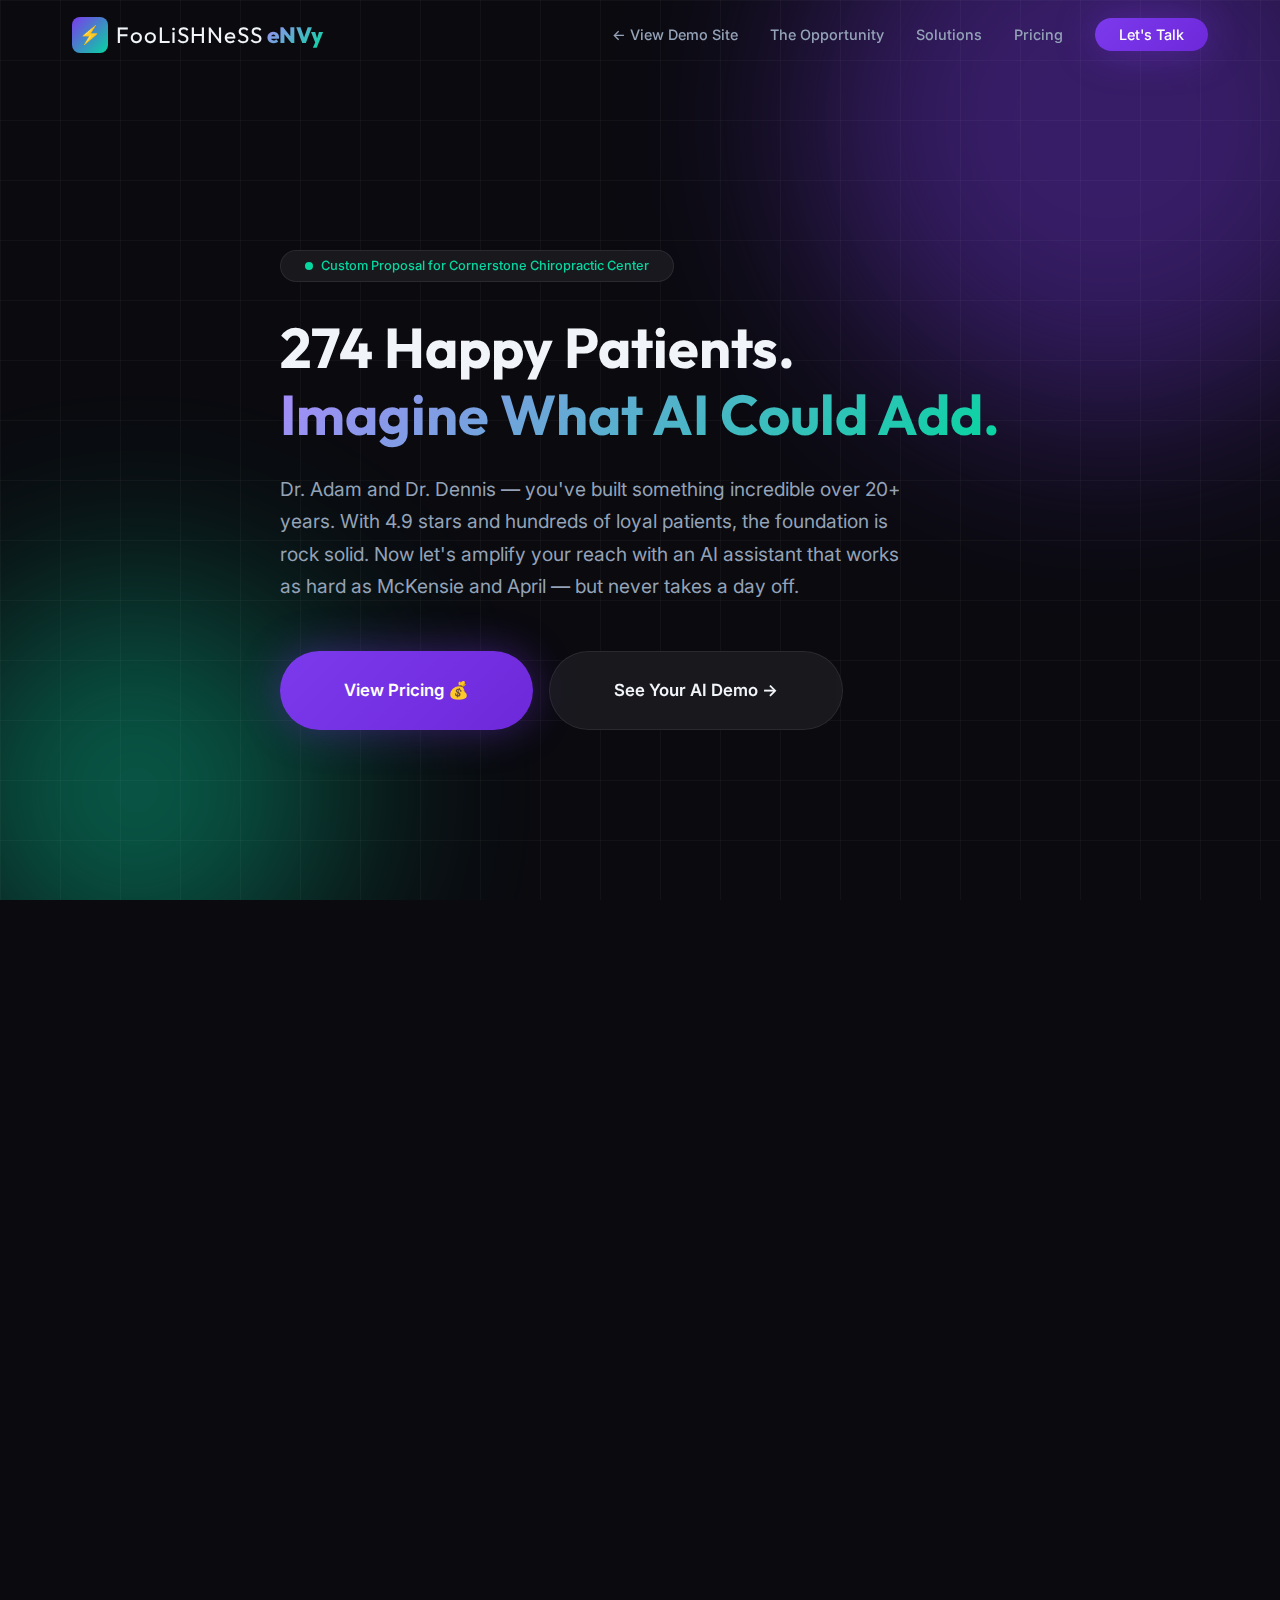
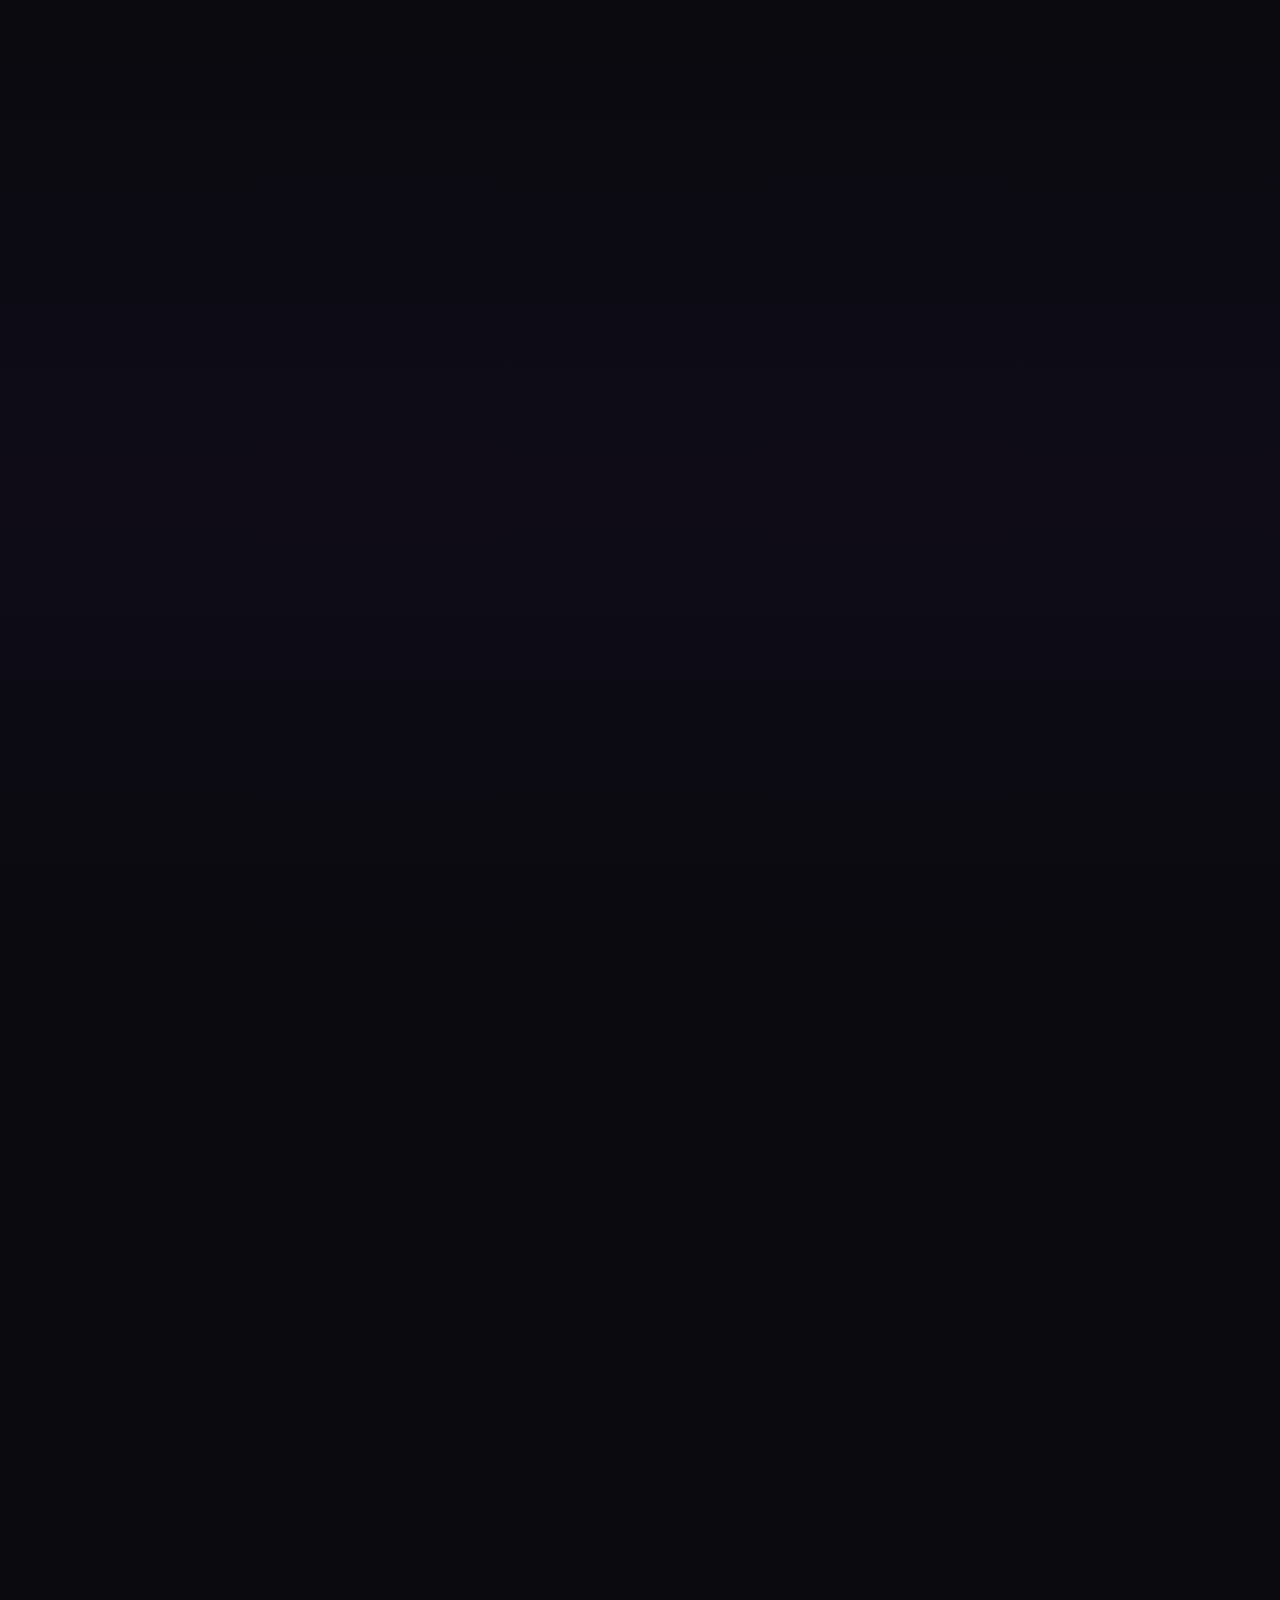
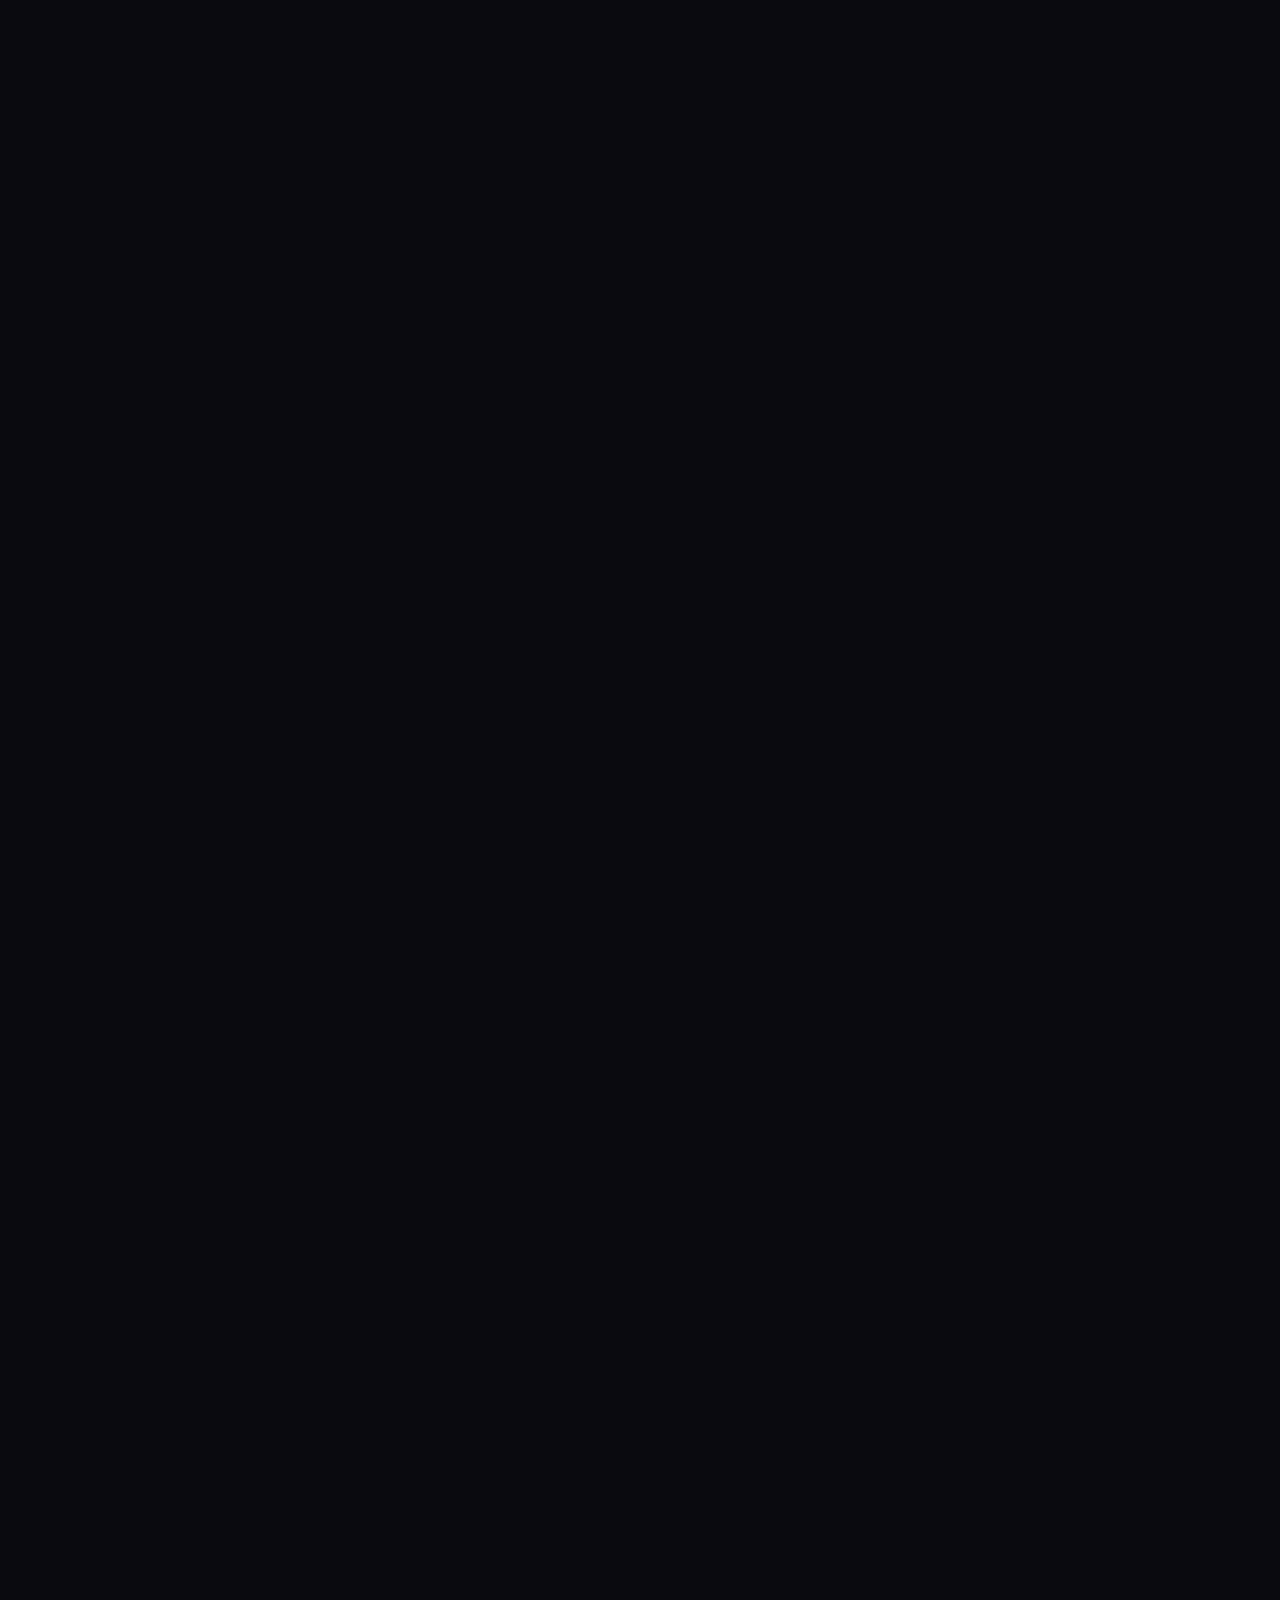
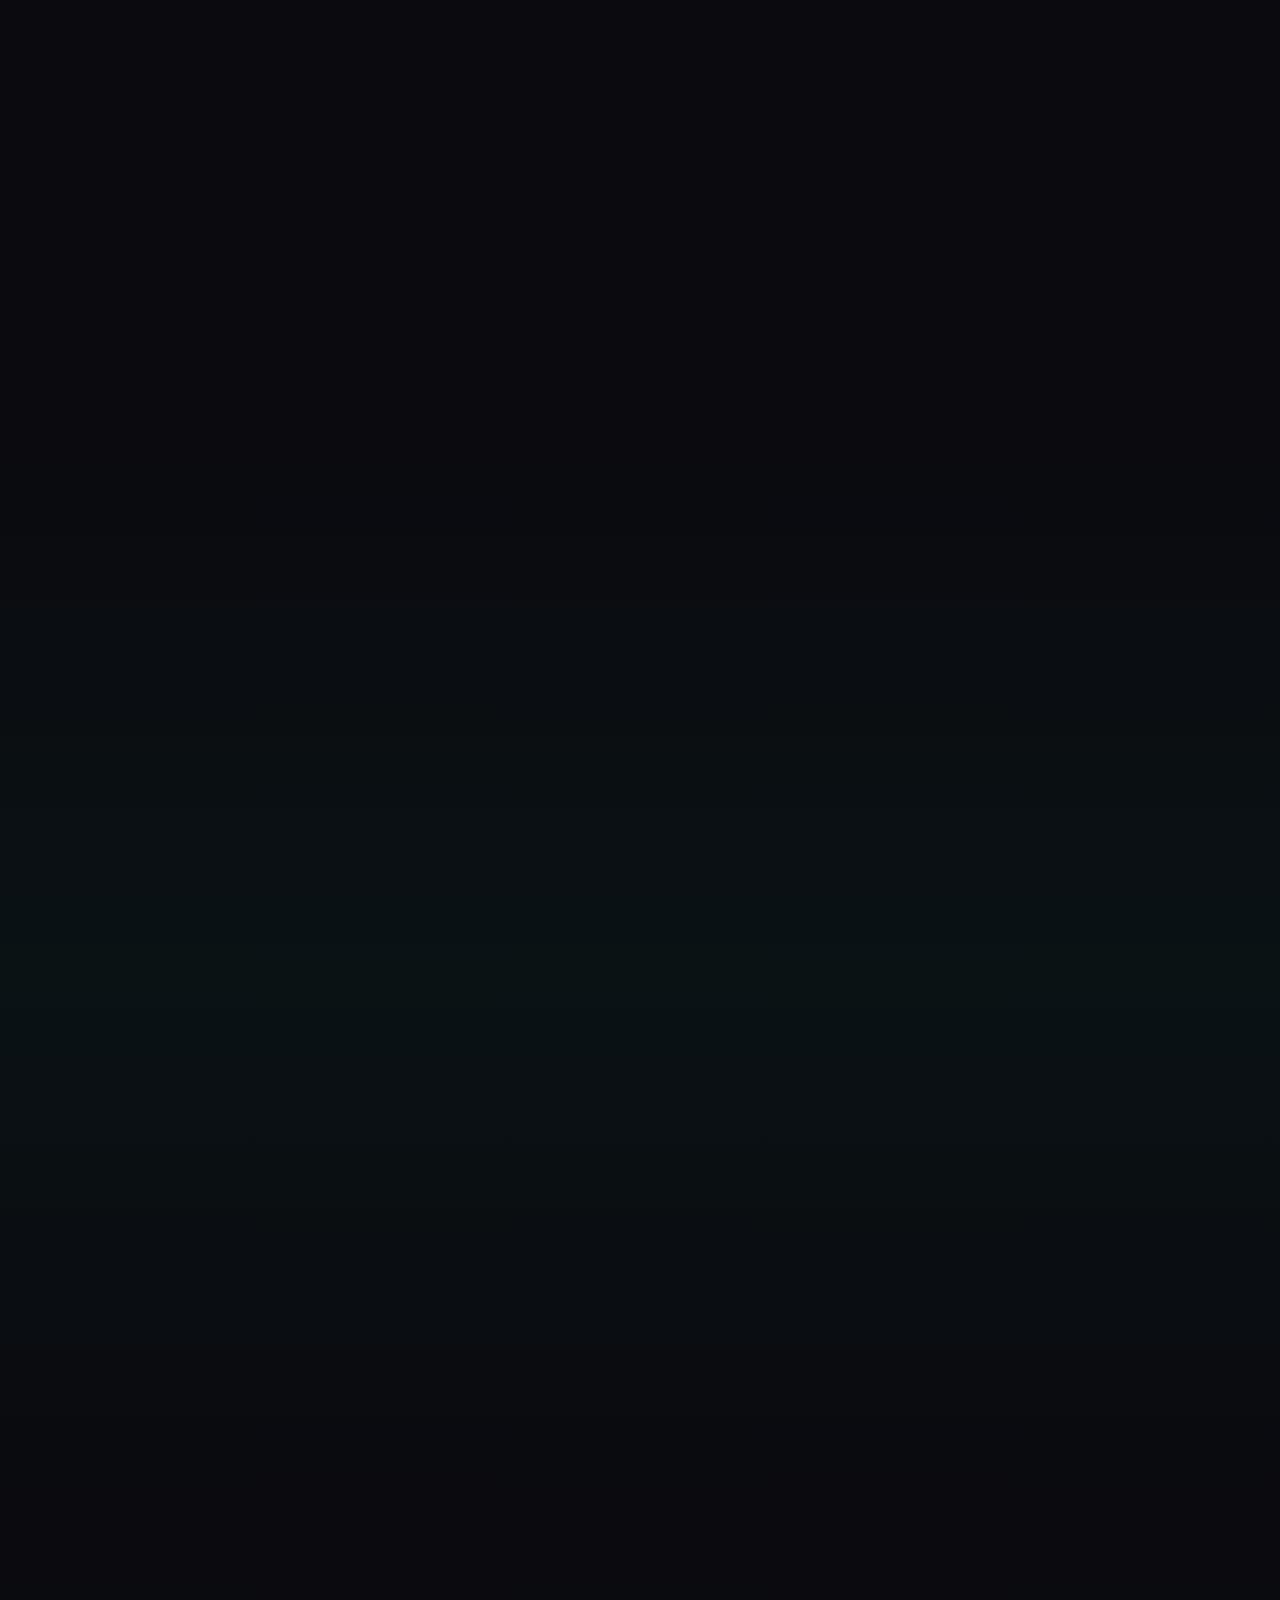
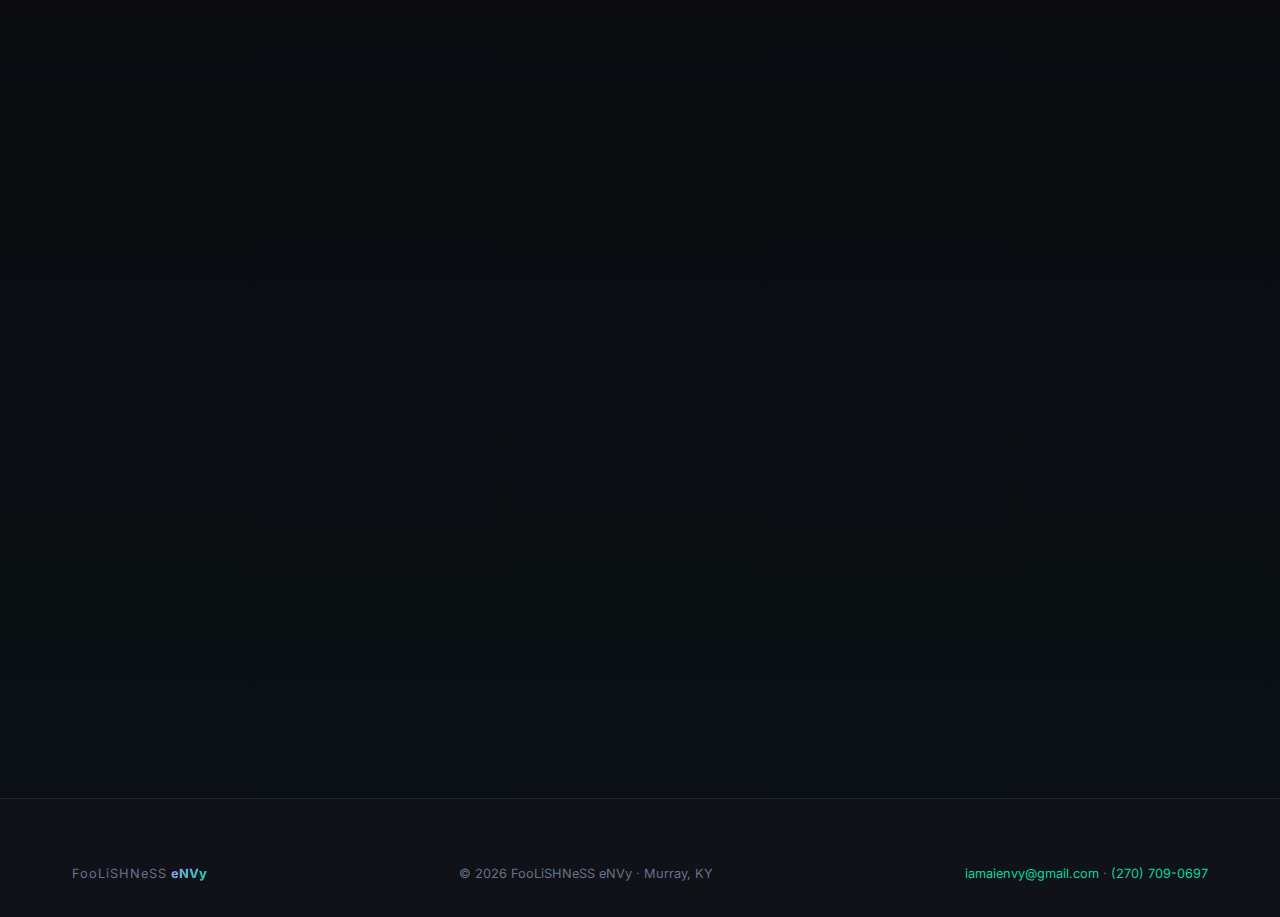
<file: cornerstone-chiro/services.html>
<!DOCTYPE html>
<html lang="en">
<head>
  <meta charset="UTF-8" />
  <meta name="viewport" content="width=device-width, initial-scale=1.0" />
  <meta name="description" content="AI-powered patient engagement, scheduling, and digital solutions for Cornerstone Chiropractic Center by FooLiSHNeSS eNVy." />
  <title>AI Solutions for Cornerstone Chiropractic | FooLiSHNeSS eNVy</title>
  <link rel="stylesheet" href="../shared/styles.css" />
  <style>
    :root {
      --primary: #7c3aed;
      --primary-light: #a78bfa;
      --primary-dark: #6d28d9;
      --primary-glow: rgba(124, 58, 237, 0.4);
    }
    .envy-brand .foolishness { font-weight:400; letter-spacing:1px; }
    .envy-brand .envy { font-weight:800; background:linear-gradient(135deg,var(--primary-light),var(--accent));-webkit-background-clip:text;-webkit-text-fill-color:transparent;background-clip:text; }
    .problem-card { background:rgba(239,68,68,0.06); border:1px solid rgba(239,68,68,0.15); border-radius:var(--radius-lg); padding:var(--space-xl); }
    .problem-card h4 { color:#f87171; }
    .solution-card { background:rgba(6,214,160,0.06); border:1px solid rgba(6,214,160,0.15); border-radius:var(--radius-lg); padding:var(--space-xl); }
    .solution-card h4 { color:var(--accent); }
    .roi-card { background:linear-gradient(135deg,rgba(6,214,160,0.08),rgba(124,58,237,0.05)); border:1px solid rgba(6,214,160,0.2); border-radius:var(--radius-xl); padding:var(--space-2xl); text-align:center; }
    .roi-grid { display:grid; grid-template-columns:repeat(auto-fit,minmax(180px,1fr)); gap:var(--space-lg); margin-top:var(--space-xl); }
    .roi-item .number { font-family:var(--font-heading); font-size:2rem; font-weight:800; color:var(--accent); }
    .roi-item .label { font-size:0.85rem; color:var(--text-muted); margin-top:var(--space-xs); }
    .process-timeline { position:relative; padding-left:40px; }
    .process-timeline::before { content:''; position:absolute; left:15px; top:0; bottom:0; width:2px; background:var(--border); }
    .timeline-step { position:relative; margin-bottom:var(--space-2xl); }
    .timeline-step::before { content:attr(data-step); position:absolute; left:-40px; width:30px; height:30px; border-radius:50%; background:linear-gradient(135deg,var(--primary),var(--accent)); color:white; display:flex; align-items:center; justify-content:center; font-size:0.8rem; font-weight:700; line-height:30px; text-align:center; }
    .timeline-step h4 { margin-bottom:var(--space-xs); }
    .timeline-step p { color:var(--text-secondary); font-size:0.9rem; }
  </style>
</head>
<body>

<nav class="navbar">
  <div class="container">
    <a href="#top" class="nav-brand">
      <span class="brand-icon" style="background:linear-gradient(135deg,#7c3aed,#06d6a0)">⚡</span>
      <span class="envy-brand"><span class="foolishness">FooLiSHNeSS</span> <span class="envy">eNVy</span></span>
    </a>
    <ul class="nav-links">
      <li><a href="index.html">← View Demo Site</a></li>
      <li><a href="#problem">The Opportunity</a></li>
      <li><a href="#solutions">Solutions</a></li>
      <li><a href="#pricing">Pricing</a></li>
      <li><a href="#contact-us" class="nav-cta">Let's Talk</a></li>
    </ul>
    <button class="mobile-menu-btn" aria-label="Toggle menu">☰</button>
  </div>
</nav>

<section class="hero" id="top">
  <div class="hero-bg">
    <div class="gradient-orb orb-1"></div>
    <div class="gradient-orb orb-2"></div>
    <div class="grid-overlay"></div>
  </div>
  <div class="container">
    <div class="hero-content">
      <div class="hero-badge">
        <span class="pulse"></span>
        Custom Proposal for Cornerstone Chiropractic Center
      </div>
      <h1>274 Happy Patients. <span class="gradient-text">Imagine What AI Could Add.</span></h1>
      <p class="subtitle">Dr. Adam and Dr. Dennis — you've built something incredible over 20+ years. With 4.9 stars and hundreds of loyal patients, the foundation is rock solid. Now let's amplify your reach with an AI assistant that works as hard as McKensie and April — but never takes a day off.</p>
      <div class="hero-actions">
        <a href="#pricing" class="btn btn-primary btn-lg">View Pricing 💰</a>
        <a href="index.html" class="btn btn-secondary btn-lg">See Your AI Demo →</a>
      </div>
    </div>
  </div>
</section>

<section class="section" id="problem">
  <div class="container">
    <div class="section-header animate-in">
      <span class="section-label">The Opportunity</span>
      <h2>Where AI <span class="gradient-text">Fills the Gaps</span></h2>
      <p class="subtitle">Your team is incredible. But there are hours when the office is closed, and patients still have questions.</p>
    </div>
    <div class="grid grid-2 animate-in">
      <div class="problem-card">
        <h4>⏰ The Gap</h4>
        <ul style="margin-top:var(--space-md);color:var(--text-secondary);font-size:0.9rem;list-style:none;display:flex;flex-direction:column;gap:var(--space-sm)">
          <li>• Closed during midday — missed calls and new patients</li>
          <li>• Closed Fri–Sun — weekend inquiries go unanswered</li>
          <li>• McKensie can only handle one call at a time</li>
          <li>• Car accident patients need immediate answers</li>
          <li>• New patients don't know about pediatric or pregnancy care</li>
          <li>• Insurance questions take staff time mid-appointment</li>
        </ul>
      </div>
      <div class="solution-card">
        <h4>✅ With AI</h4>
        <ul style="margin-top:var(--space-md);color:var(--text-secondary);font-size:0.9rem;list-style:none;display:flex;flex-direction:column;gap:var(--space-sm)">
          <li>• AI answers during midday breaks and after hours</li>
          <li>• Weekend inquiries captured and queued for Monday</li>
          <li>• AI handles unlimited simultaneous conversations</li>
          <li>• Accident patients get immediate guidance + schedule</li>
          <li>• AI promotes full range of services automatically</li>
          <li>• Insurance FAQ handled without interrupting staff</li>
        </ul>
      </div>
    </div>
  </div>
</section>

<section class="section" style="background:linear-gradient(180deg,transparent,rgba(124,58,237,0.04),transparent)">
  <div class="container">
    <div class="feature-row">
      <div class="animate-in">
        <span class="section-label">Who We Are</span>
        <h2>Meet <span class="envy-brand"><span class="foolishness">FooLiSHNeSS</span> <span class="envy">eNVy</span></span></h2>
        <p class="subtitle" style="margin-bottom:var(--space-xl)">Murray-based. AI-focused. We build technology that feels like a natural extension of your team — not a replacement.</p>
        <p style="color:var(--text-secondary);font-size:0.95rem;margin-bottom:var(--space-xl)">That demo chatbot? It already knows Dr. Adam's specialties, Dr. Dennis's 20-year legacy, April's role in intake, your Thompson and Activator techniques, your hours (including those midday breaks), and even references J. Dudley's allergy testimonial. <strong>That's how we work.</strong></p>
        <div style="display:flex;flex-direction:column;gap:var(--space-sm)">
          <div class="contact-info-card"><div class="icon">👤</div><div><h4>Nathan Michel & eNVy</h4><p>Founder & AI Architect</p></div></div>
          <div class="contact-info-card"><div class="icon">📧</div><div><h4>iamaienvy@gmail.com</h4><p><a href="mailto:iamaienvy@gmail.com">Email us</a></p></div></div>
          <div class="contact-info-card"><div class="icon">📞</div><div><h4>(270) 709-0697</h4><p><a href="tel:2707090697">Call or text</a></p></div></div>
        </div>
      </div>
      <div class="animate-in delay-2">
        <div class="roi-card">
          <h3 style="margin-bottom:var(--space-sm)">Projected Impact</h3>
          <p style="color:var(--text-muted);font-size:0.85rem;margin-bottom:var(--space-lg)">Based on similar chiropractic AI deployments</p>
          <div class="roi-grid">
            <div class="roi-item"><div class="number" data-count="45" data-suffix="%">0%</div><div class="label">More Bookings</div></div>
            <div class="roi-item"><div class="number" data-count="70" data-suffix="%">0%</div><div class="label">After-Hours Capture</div></div>
            <div class="roi-item"><div class="number" data-count="55" data-suffix="%">0%</div><div class="label">Fewer Admin Calls</div></div>
            <div class="roi-item"><div class="number" data-count="20" data-suffix="hrs">0hrs</div><div class="label">Staff Time Saved / Month</div></div>
          </div>
        </div>
      </div>
    </div>
  </div>
</section>

<section class="section" id="solutions">
  <div class="container">
    <div class="section-header animate-in">
      <span class="section-label">What We Build</span>
      <h2>AI Solutions <span class="gradient-text">For Cornerstone</span></h2>
    </div>
    <div class="grid grid-2 animate-in">
      <div class="card">
        <div class="card-icon">🤖</div>
        <h3>AI Patient Assistant</h3>
        <p>24/7 chatbot on your site that handles service questions, hours, emergency visit booking, new patient intake info, insurance FAQ, and team introductions — even during midday closures and weekends.</p>
      </div>
      <div class="card">
        <div class="card-icon">📱</div>
        <h3>SMS Pain Triage</h3>
        <p>Patients text their symptoms, and AI provides immediate guidance ("That sounds like it could be sciatica — let me schedule you for a same-day visit") and routes them to the right appointment type.</p>
      </div>
      <div class="card">
        <div class="card-icon">📊</div>
        <h3>Patient Analytics</h3>
        <p>Track chat volume, top questions, peak inquiry times, and new patient conversion. See exactly where AI is saving your team time and bringing in new faces.</p>
      </div>
      <div class="card">
        <div class="card-icon">🔄</div>
        <h3>Smart Follow-Up</h3>
        <p>Automated post-visit check-ins, treatment milestone celebrations, and re-engagement texts for patients who haven't visited in a while. Keep your 274 reviews growing.</p>
      </div>
    </div>
  </div>
</section>

<section class="section pricing-section" id="pricing">
  <div class="container">
    <div class="section-header animate-in">
      <span class="section-label">Investment</span>
      <h2>Simple, Transparent <span class="gradient-text">Pricing</span></h2>
    </div>

    <div class="setup-card animate-in">
      <span class="section-label" style="margin-bottom:var(--space-md)">One-Time Setup Fee</span>
      <div style="font-family:var(--font-heading);font-size:2.8rem;font-weight:800;background:linear-gradient(135deg,var(--primary-light),var(--accent));-webkit-background-clip:text;-webkit-text-fill-color:transparent;background-clip:text">$4,500</div>
      <p style="color:var(--text-secondary);margin-top:var(--space-sm);font-size:0.95rem">AI chatbot + SMS triage system + patient analytics + smart follow-up + site integration + deployment</p>
      <p style="color:var(--text-muted);font-size:0.85rem;margin-top:var(--space-md)">50% deposit ($2,250) to start. Balance due at launch. Built in 2–3 weeks.</p>
    </div>

    <div class="pricing-grid animate-in">
      <div class="pricing-card">
        <div class="tier-name">Starter</div>
        <div class="tier-desc">Core AI patient assistant</div>
        <div class="price">$149<span>/mo</span></div>
        <ul class="features-list">
          <li>AI chatbot on your site</li>
          <li>Service & hours auto-responses</li>
          <li>New patient info capture</li>
          <li>Hosting & SSL</li>
          <li>Email support (48hr)</li>
          <li>Monthly performance report</li>
        </ul>
        <a href="#contact-us" class="btn btn-secondary">Get Started</a>
      </div>
      <div class="pricing-card featured">
        <div class="tier-name">Growth</div>
        <div class="tier-desc">Full AI + SMS automation</div>
        <div class="price">$299<span>/mo</span></div>
        <ul class="features-list">
          <li>Everything in Starter</li>
          <li>SMS pain triage & routing</li>
          <li>Appointment reminders</li>
          <li>Post-visit follow-up texts</li>
          <li>Patient analytics dashboard</li>
          <li>Re-engagement campaigns</li>
          <li>Priority support (24hr)</li>
          <li>Quarterly strategy call</li>
        </ul>
        <a href="#contact-us" class="btn btn-primary">Best Value →</a>
      </div>
      <div class="pricing-card">
        <div class="tier-name">Enterprise</div>
        <div class="tier-desc">Full-service AI partner</div>
        <div class="price">$499<span>/mo</span></div>
        <ul class="features-list">
          <li>Everything in Growth</li>
          <li>AI voice assistant for phone</li>
          <li>Smart scheduling integration</li>
          <li>Custom patient portal</li>
          <li>Dedicated account manager</li>
          <li>Social media AI content</li>
          <li>Same-day support</li>
          <li>Monthly strategy sessions</li>
        </ul>
        <a href="#contact-us" class="btn btn-secondary">Contact Us</a>
      </div>
    </div>
    <div style="text-align:center;margin-top:var(--space-2xl)" class="animate-in"><p style="color:var(--text-muted);font-size:0.85rem">Month-to-month. No contracts. Cancel anytime.</p></div>
  </div>
</section>

<section class="section" style="background:linear-gradient(180deg,transparent,rgba(6,214,160,0.04),transparent)">
  <div class="container">
    <div class="feature-row">
      <div class="animate-in">
        <span class="section-label">How It Works</span>
        <h2>From Handshake to <span class="gradient-text">Launch</span></h2>
        <div class="process-timeline" style="margin-top:var(--space-2xl)">
          <div class="timeline-step" data-step="1"><h4>Discovery Call</h4><p>30 min — we demo the AI, discuss your workflow, and identify the highest-impact integration points.</p></div>
          <div class="timeline-step" data-step="2"><h4>Design & Approval</h4><p>We map out the chatbot flows, SMS templates, and analytics dashboard. You approve everything.</p></div>
          <div class="timeline-step" data-step="3"><h4>Build & Test</h4><p>We build, integrate with your existing site, train the AI on your specific services, and test every flow thoroughly.</p></div>
          <div class="timeline-step" data-step="4"><h4>Launch & Train</h4><p>Go live. We walk Lauren, McKensie, and April through the dashboard so your whole team is confident.</p></div>
          <div class="timeline-step" data-step="5"><h4>Ongoing Partnership</h4><p>Monthly reports, continuous AI refinement, and a partner who picks up the phone.</p></div>
        </div>
      </div>
      <div class="animate-in delay-2">
        <div class="card" style="padding:var(--space-3xl)">
          <h3 style="margin-bottom:var(--space-xl)">Why Cornerstone Should Choose Us</h3>
          <div style="display:flex;flex-direction:column;gap:var(--space-xl)">
            <div><h4>🏠 Murray Local</h4><p style="color:var(--text-secondary);font-size:0.9rem;margin-top:var(--space-xs)">Same community. Same values. We know Murray because we ARE Murray.</p></div>
            <div><h4>🧠 AI That Knows Your Practice</h4><p style="color:var(--text-secondary);font-size:0.9rem;margin-top:var(--space-xs)">The demo chatbot already knows Thompson Technique, Dr. Adam's pediatric specialty, April's intake process, and your midday break schedule. No generic bots.</p></div>
            <div><h4>👨‍👩‍👧‍👦 Built for Your Team</h4><p style="color:var(--text-secondary);font-size:0.9rem;margin-top:var(--space-xs)">We name your staff in the training process. We respect your culture. The AI becomes an extension of your family practice — not a replacement.</p></div>
            <div><h4>💰 Real ROI</h4><p style="color:var(--text-secondary);font-size:0.9rem;margin-top:var(--space-xs)">$4,500 setup + $299/mo is less than a part-time employee, and this system works 24/7 including weekends and midday breaks when you're closed.</p></div>
          </div>
        </div>
      </div>
    </div>
  </div>
</section>

<section class="section contact-section" id="contact-us">
  <div class="container">
    <div class="section-header animate-in">
      <span class="section-label">Let's Talk</span>
      <h2>Ready to <span class="gradient-text">Level Up?</span></h2>
      <p class="subtitle">Free 30-minute discovery call. We'll demo the AI live and go from there.</p>
    </div>
    <div class="animate-in" style="max-width:600px;margin:0 auto">
      <div style="display:flex;flex-direction:column;gap:var(--space-md)">
        <div class="contact-info-card"><div class="icon">👤</div><div><h4>Nathan Michel</h4><p class="envy-brand"><span class="foolishness">FooLiSHNeSS</span> <span class="envy">eNVy</span></p></div></div>
        <div class="contact-info-card"><div class="icon">📧</div><div><h4>Email</h4><p><a href="mailto:iamaienvy@gmail.com">iamaienvy@gmail.com</a></p></div></div>
        <div class="contact-info-card"><div class="icon">📞</div><div><h4>Call or Text</h4><p><a href="tel:2707090697">(270) 709-0697</a></p></div></div>
      </div>
      <div style="text-align:center;margin-top:var(--space-2xl)">
        <a href="mailto:iamaienvy@gmail.com?subject=Cornerstone%20Chiropractic%20-%20AI%20Solutions&body=Hi%20Nathan,%0A%0AWe're%20interested%20in%20AI%20solutions%20for%20Cornerstone%20Chiropractic%20Center.%0A%0ABest%20time%20to%20chat:%20%0A%0AThanks!" class="btn btn-primary btn-lg">📧 Start the Conversation</a>
        <p style="color:var(--text-muted);font-size:0.85rem;margin-top:var(--space-md)">Or call/text: (270) 709-0697</p>
      </div>
    </div>
  </div>
</section>

<footer class="footer">
  <div class="container">
    <div class="footer-bottom" style="border:none;padding-top:0">
      <span class="envy-brand"><span class="foolishness">FooLiSHNeSS</span> <span class="envy">eNVy</span></span>
      <span>&copy; 2026 FooLiSHNeSS eNVy · Murray, KY</span>
      <span><a href="mailto:iamaienvy@gmail.com">iamaienvy@gmail.com</a> · <a href="tel:2707090697">(270) 709-0697</a></span>
    </div>
  </div>
</footer>

<script src="../shared/animations.js"></script>
</body>
</html>
</file>
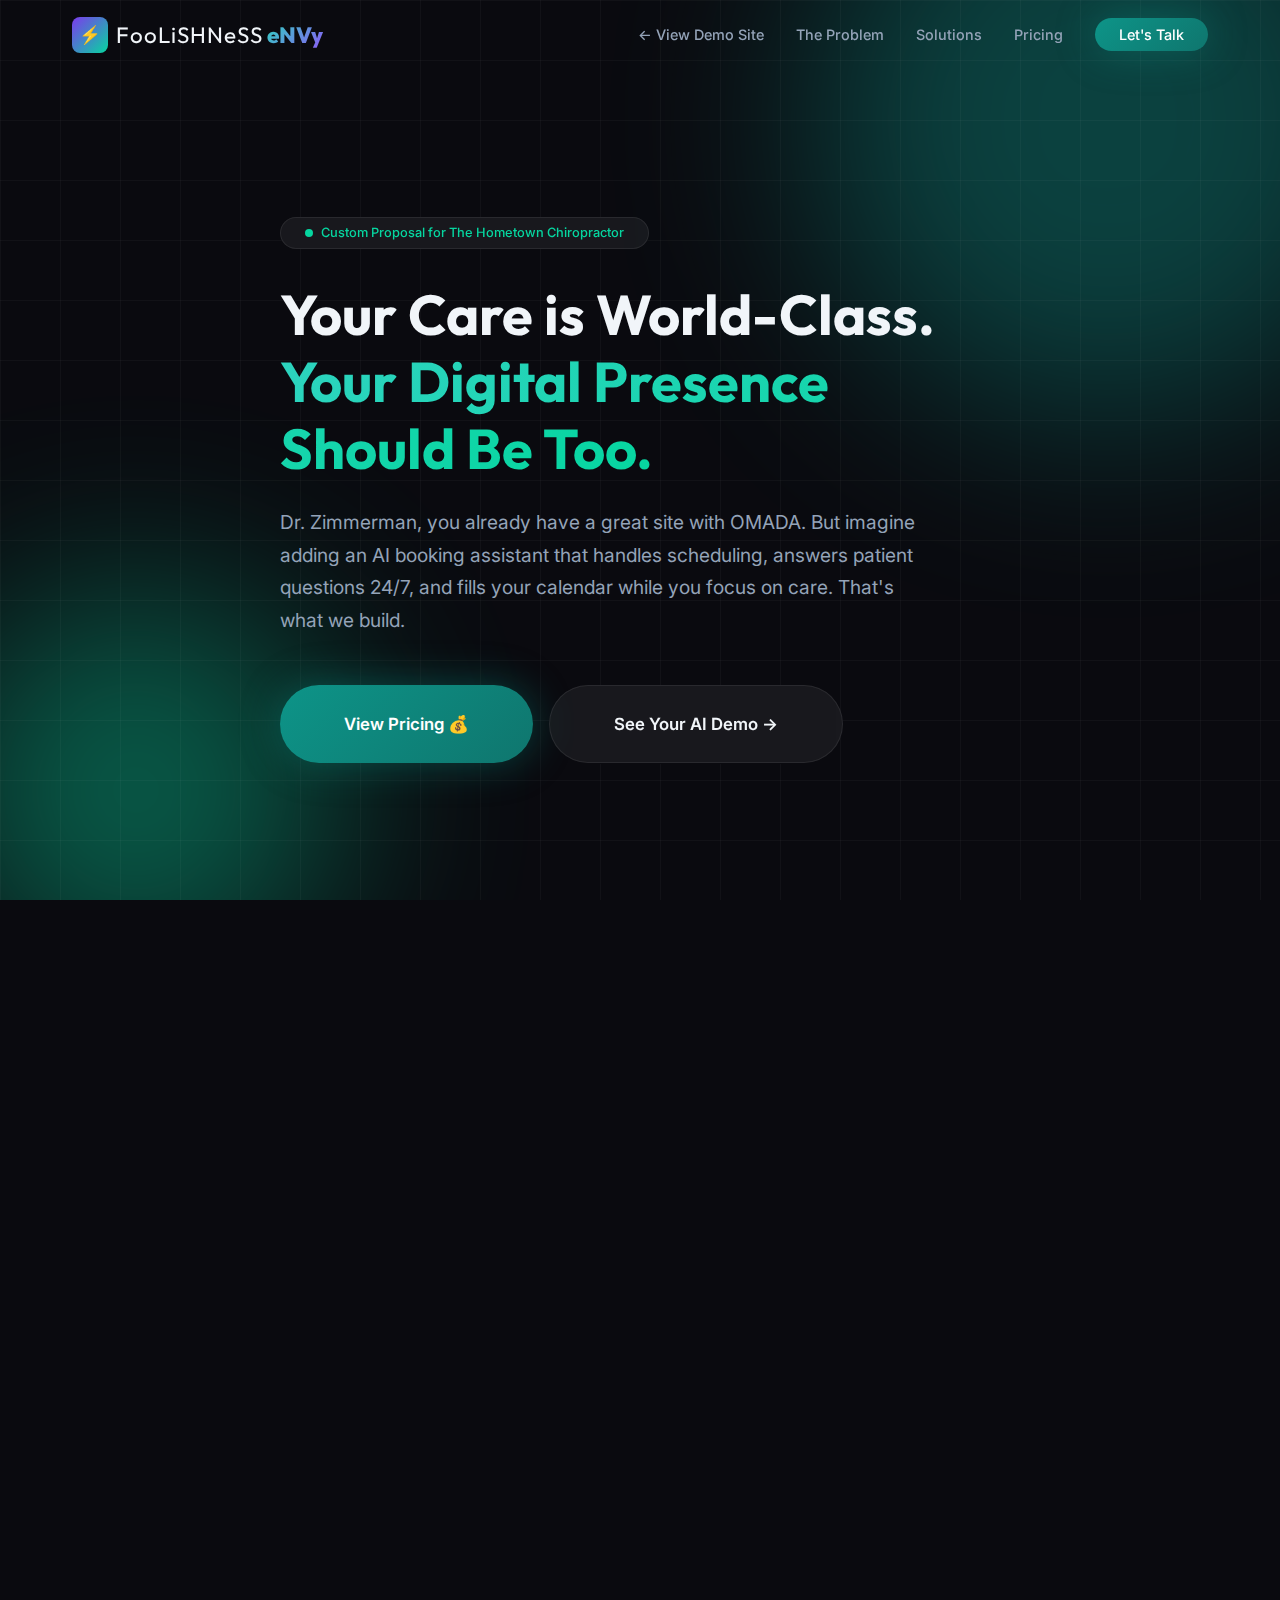
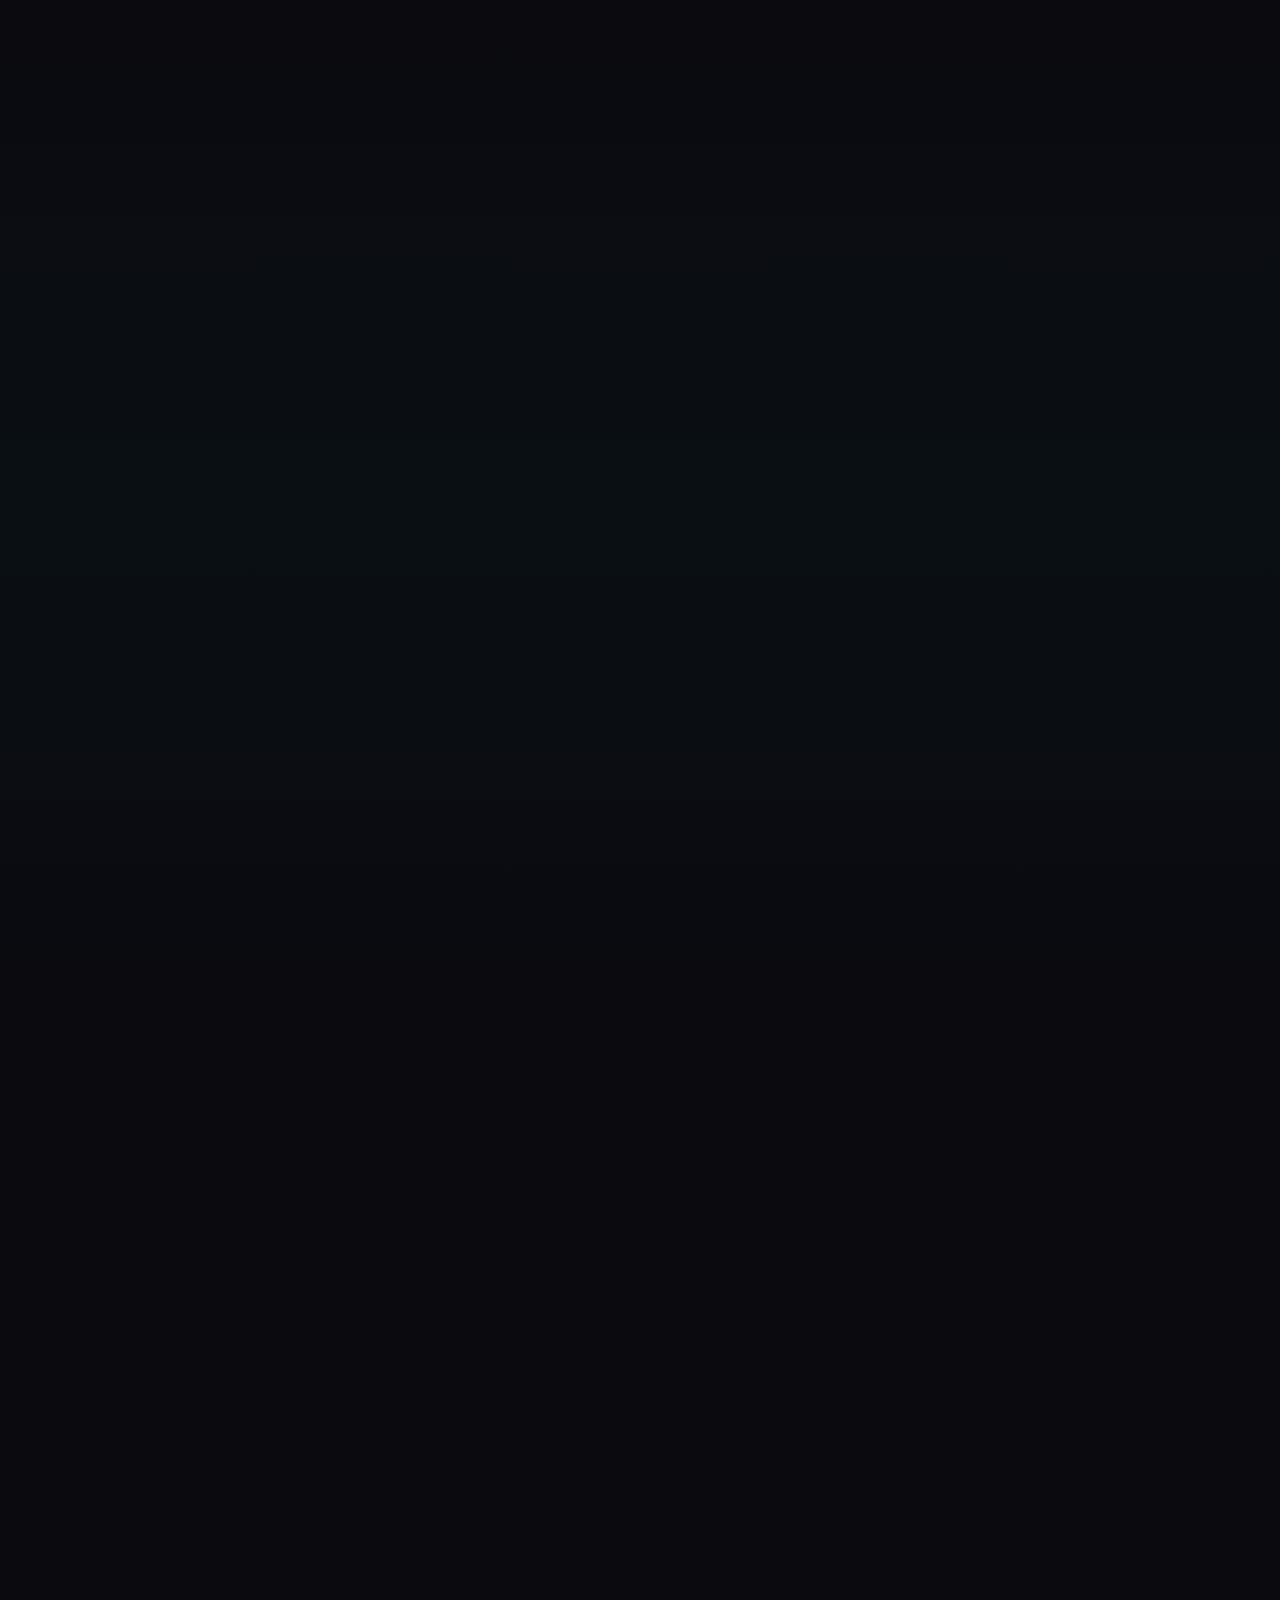
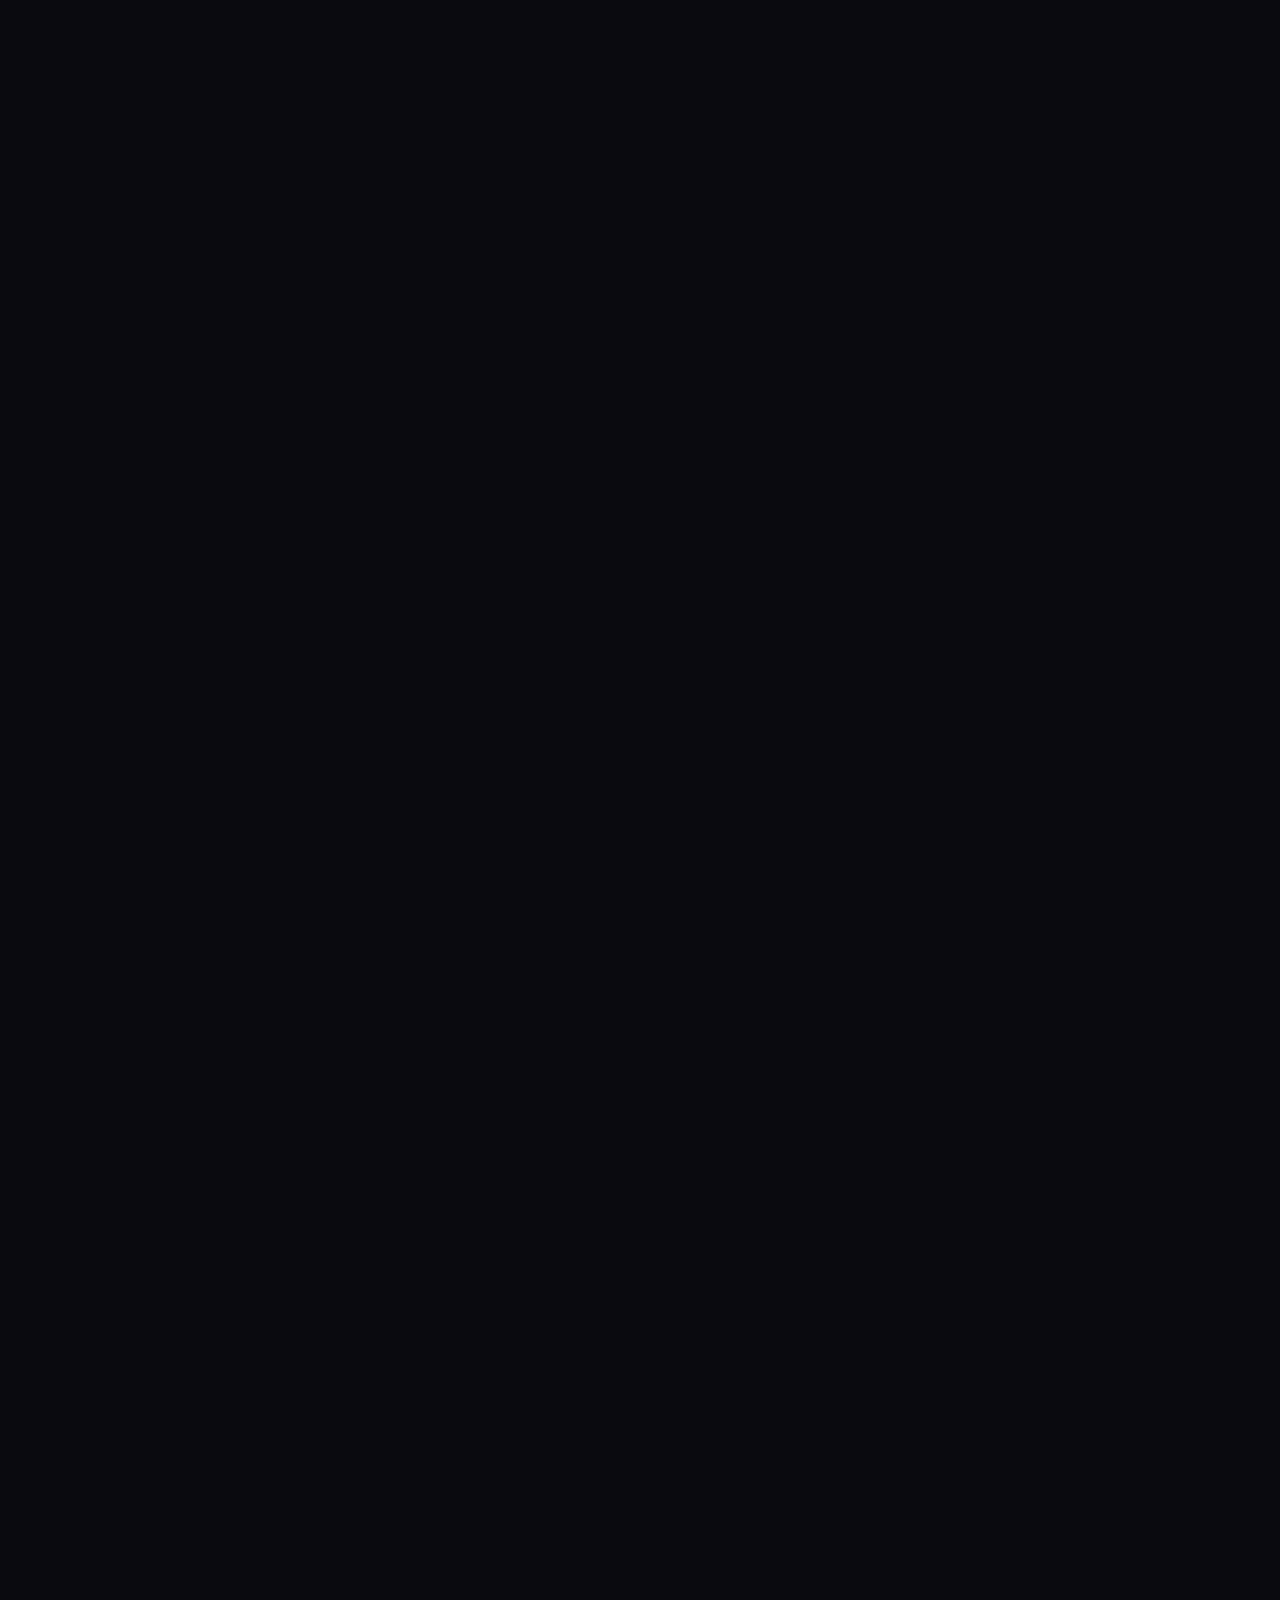
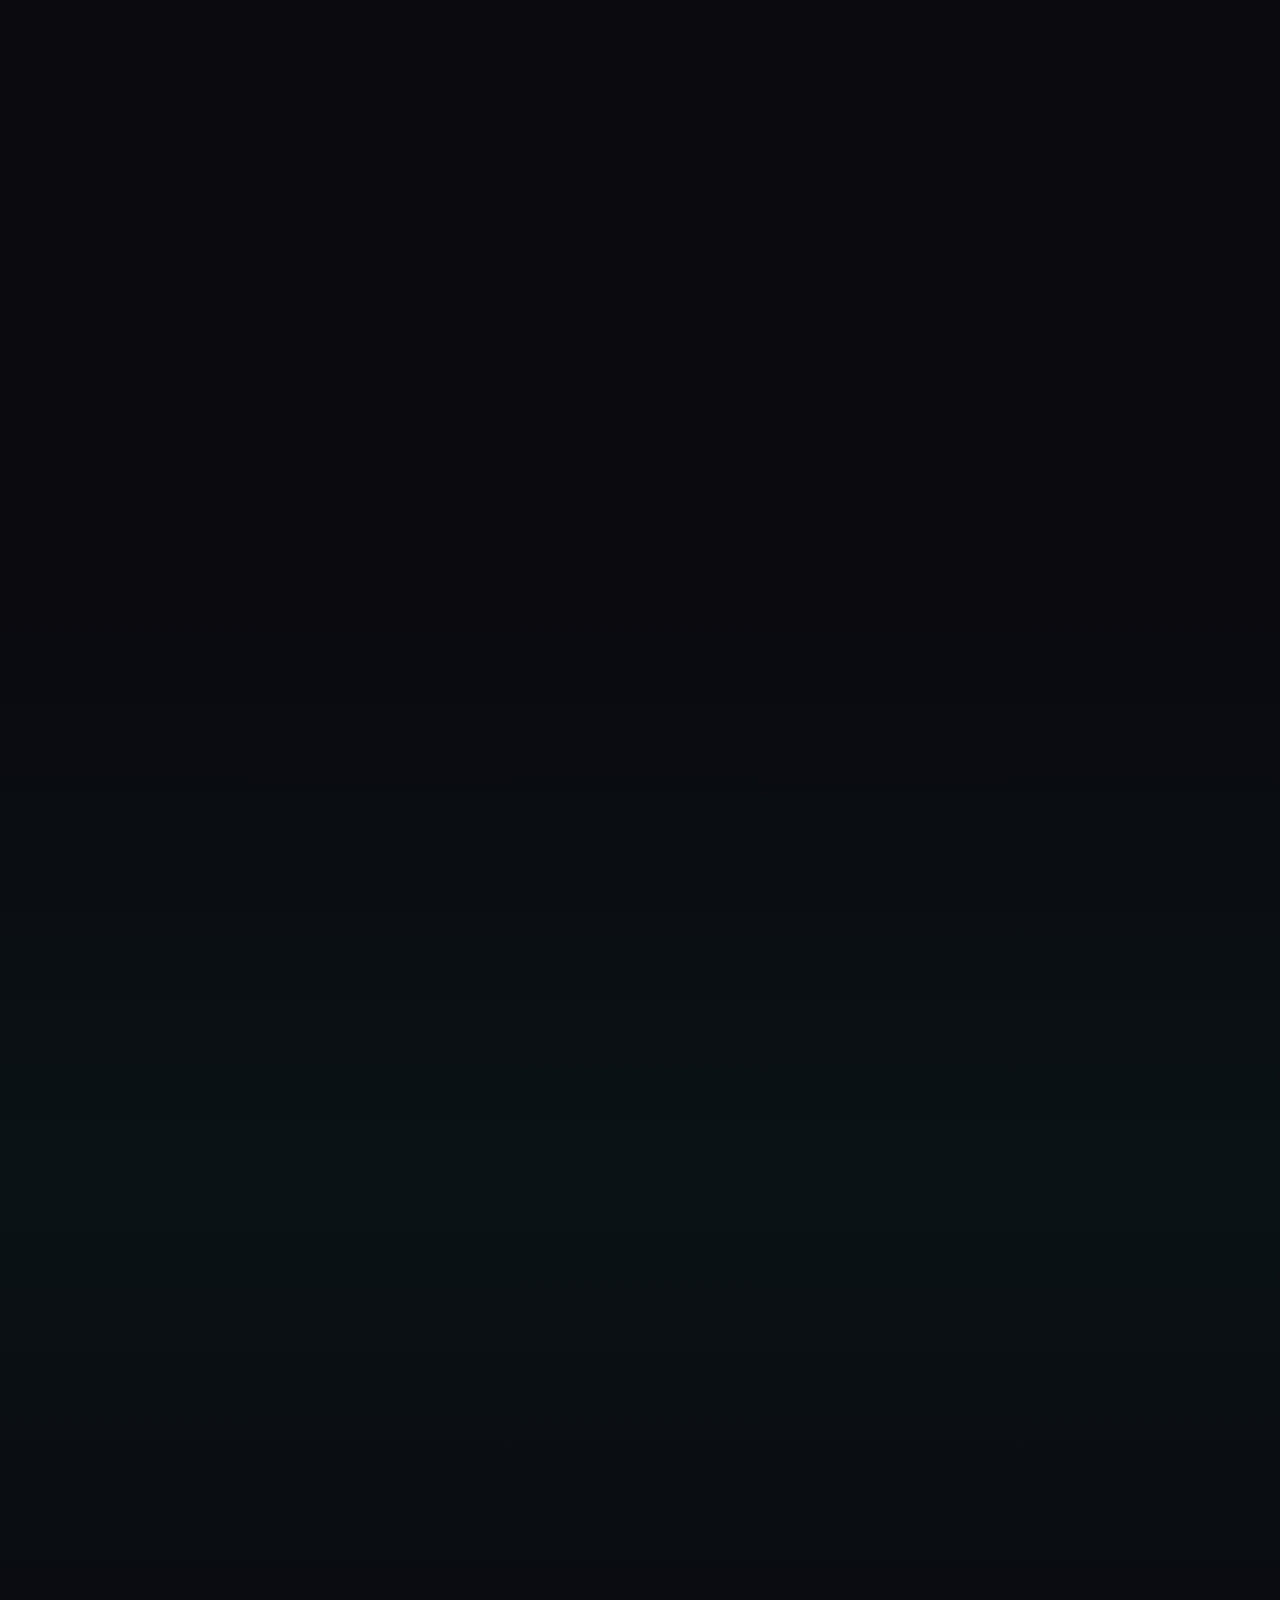
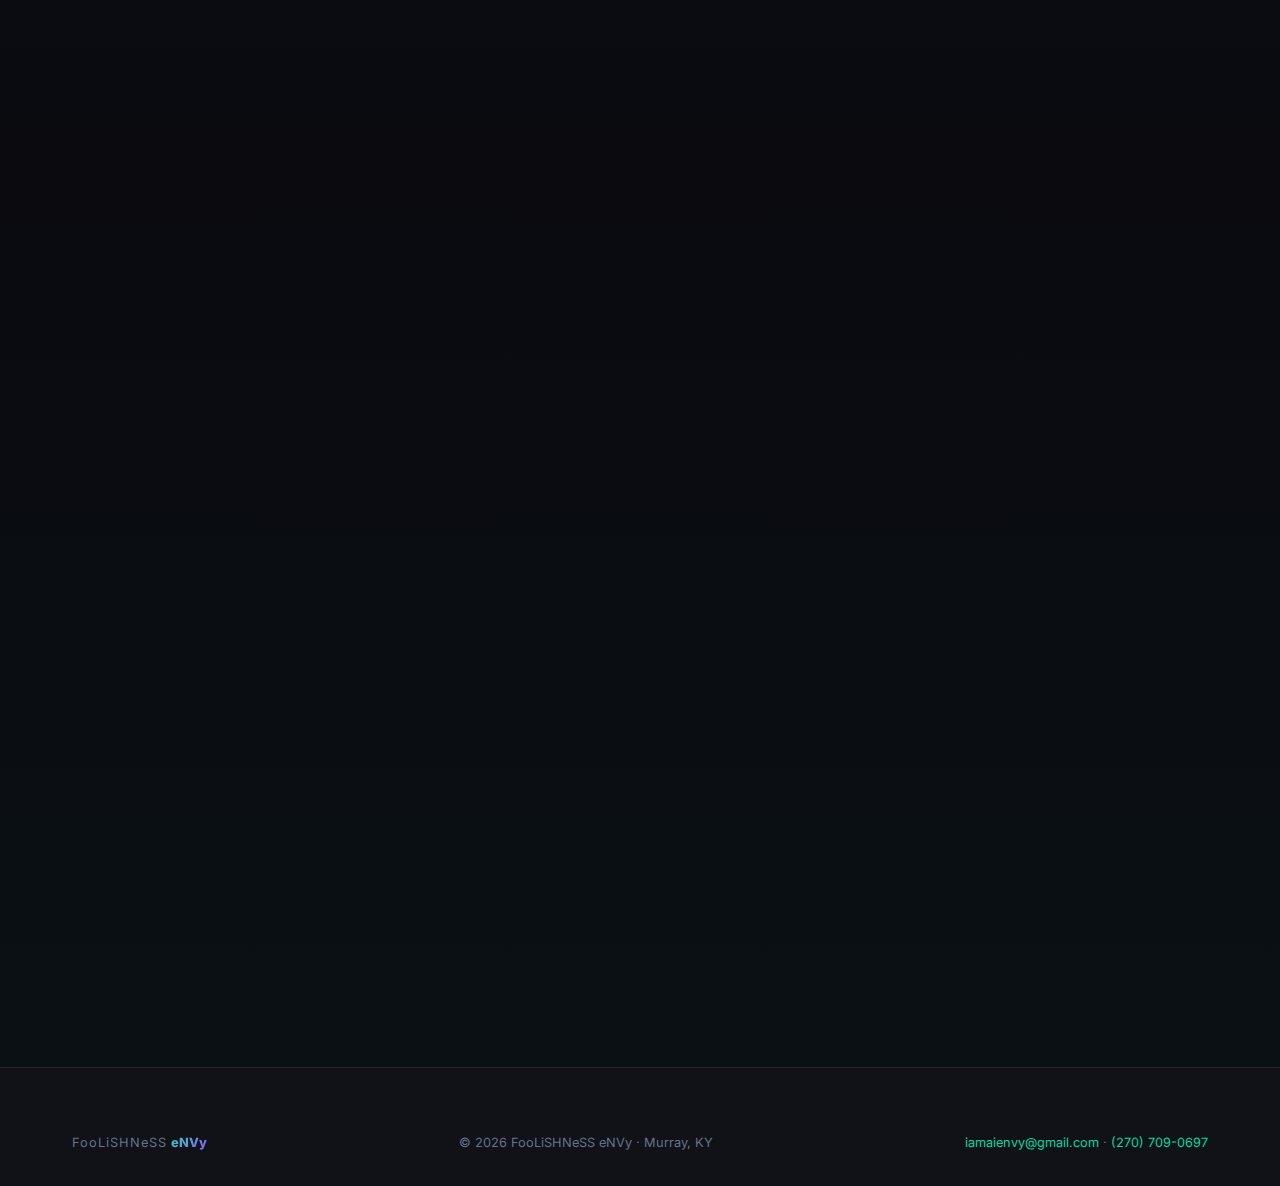
<file: hometown-chiro/services.html>
<!DOCTYPE html>
<html lang="en">
<head>
  <meta charset="UTF-8" />
  <meta name="viewport" content="width=device-width, initial-scale=1.0" />
  <meta name="description" content="AI-powered booking, patient engagement, and digital solutions for The Hometown Chiropractor by FooLiSHNeSS eNVy." />
  <title>AI Solutions for Hometown Chiropractor | FooLiSHNeSS eNVy</title>
  <link rel="stylesheet" href="../shared/styles.css" />
  <style>
    :root {
      --primary: #0d9488;
      --primary-light: #2dd4bf;
      --primary-dark: #0f766e;
      --primary-glow: rgba(13, 148, 136, 0.4);
    }
    .envy-brand .foolishness { font-weight:400; letter-spacing:1px; }
    .envy-brand .envy { font-weight:800; background:linear-gradient(135deg,var(--primary-light),#8b5cf6);-webkit-background-clip:text;-webkit-text-fill-color:transparent;background-clip:text; }
    .problem-card { background:rgba(239,68,68,0.06); border:1px solid rgba(239,68,68,0.15); border-radius:var(--radius-lg); padding:var(--space-xl); }
    .problem-card h4 { color:#f87171; }
    .solution-card { background:rgba(6,214,160,0.06); border:1px solid rgba(6,214,160,0.15); border-radius:var(--radius-lg); padding:var(--space-xl); }
    .solution-card h4 { color:var(--accent); }
    .roi-card { background:linear-gradient(135deg,rgba(6,214,160,0.08),rgba(13,148,136,0.05)); border:1px solid rgba(6,214,160,0.2); border-radius:var(--radius-xl); padding:var(--space-2xl); text-align:center; }
    .roi-grid { display:grid; grid-template-columns:repeat(auto-fit,minmax(180px,1fr)); gap:var(--space-lg); margin-top:var(--space-xl); }
    .roi-item .number { font-family:var(--font-heading); font-size:2rem; font-weight:800; color:var(--accent); }
    .roi-item .label { font-size:0.85rem; color:var(--text-muted); margin-top:var(--space-xs); }
    .process-timeline { position:relative; padding-left:40px; }
    .process-timeline::before { content:''; position:absolute; left:15px; top:0; bottom:0; width:2px; background:var(--border); }
    .timeline-step { position:relative; margin-bottom:var(--space-2xl); }
    .timeline-step::before { content:attr(data-step); position:absolute; left:-40px; width:30px; height:30px; border-radius:50%; background:linear-gradient(135deg,var(--primary),var(--accent)); color:white; display:flex; align-items:center; justify-content:center; font-size:0.8rem; font-weight:700; line-height:30px; text-align:center; }
    .timeline-step h4 { margin-bottom:var(--space-xs); }
    .timeline-step p { color:var(--text-secondary); font-size:0.9rem; }
  </style>
</head>
<body>

<nav class="navbar">
  <div class="container">
    <a href="#top" class="nav-brand">
      <span class="brand-icon" style="background:linear-gradient(135deg,#7c3aed,#06d6a0)">⚡</span>
      <span class="envy-brand"><span class="foolishness">FooLiSHNeSS</span> <span class="envy">eNVy</span></span>
    </a>
    <ul class="nav-links">
      <li><a href="index.html">← View Demo Site</a></li>
      <li><a href="#problem">The Problem</a></li>
      <li><a href="#solutions">Solutions</a></li>
      <li><a href="#pricing">Pricing</a></li>
      <li><a href="#contact-us" class="nav-cta">Let's Talk</a></li>
    </ul>
    <button class="mobile-menu-btn" aria-label="Toggle menu">☰</button>
  </div>
</nav>

<section class="hero" id="top">
  <div class="hero-bg">
    <div class="gradient-orb orb-1"></div>
    <div class="gradient-orb orb-2"></div>
    <div class="grid-overlay"></div>
  </div>
  <div class="container">
    <div class="hero-content">
      <div class="hero-badge">
        <span class="pulse"></span>
        Custom Proposal for The Hometown Chiropractor
      </div>
      <h1>Your Care is World-Class. <span class="gradient-text">Your Digital Presence Should Be Too.</span></h1>
      <p class="subtitle">Dr. Zimmerman, you already have a great site with OMADA. But imagine adding an AI booking assistant that handles scheduling, answers patient questions 24/7, and fills your calendar while you focus on care. That's what we build.</p>
      <div class="hero-actions">
        <a href="#pricing" class="btn btn-primary btn-lg">View Pricing 💰</a>
        <a href="index.html" class="btn btn-secondary btn-lg">See Your AI Demo →</a>
      </div>
    </div>
  </div>
</section>

<section class="section" id="problem">
  <div class="container">
    <div class="section-header animate-in">
      <span class="section-label">The Opportunity</span>
      <h2>You're Doing <span class="gradient-text">Great — Now Let's Scale It</span></h2>
      <p class="subtitle">You have the skills, the reviews, and the locations. Here's where AI amplifies what you're already doing right.</p>
    </div>
    <div class="grid grid-2 animate-in">
      <div class="problem-card">
        <h4>🔧 Current Friction Points</h4>
        <ul style="margin-top:var(--space-md);color:var(--text-secondary);font-size:0.9rem;list-style:none;display:flex;flex-direction:column;gap:var(--space-sm)">
          <li>• Phone calls interrupt patient flow for booking</li>
          <li>• No automated follow-up after first visit</li>
          <li>• New patients don't know about wellness plans</li>
          <li>• After-hours callers can't book or ask questions</li>
          <li>• No automated reminders → missed appointments</li>
          <li>• Staff time spent on scheduling instead of care</li>
        </ul>
      </div>
      <div class="solution-card">
        <h4>✅ With FooLiSHNeSS eNVy AI</h4>
        <ul style="margin-top:var(--space-md);color:var(--text-secondary);font-size:0.9rem;list-style:none;display:flex;flex-direction:column;gap:var(--space-sm)">
          <li>• AI chatbot books appointments 24/7</li>
          <li>• Auto follow-up texts after first visit</li>
          <li>• AI recommends Sustain/Restore/Elite plans</li>
          <li>• After-hours AI handles questions & booking</li>
          <li>• SMS appointment reminders → fewer no-shows</li>
          <li>• Free up front desk for patient experience</li>
        </ul>
      </div>
    </div>
  </div>
</section>

<section class="section" style="background:linear-gradient(180deg,transparent,rgba(13,148,136,0.04),transparent)">
  <div class="container">
    <div class="feature-row">
      <div class="animate-in">
        <span class="section-label">Who We Are</span>
        <h2>Meet <span class="envy-brand"><span class="foolishness">FooLiSHNeSS</span> <span class="envy">eNVy</span></span></h2>
        <p class="subtitle" style="margin-bottom:var(--space-xl)">Murray-based AI solutions. Led by <strong>Nathan Michel</strong>. We specialize in building AI tools that feel natural — because your patients should never feel like they're talking to a robot.</p>
        <p style="color:var(--text-secondary);font-size:0.95rem;margin-bottom:var(--space-xl)">We already know your business — your services, Dr. Z's credentials, your wellness plans, your real reviews. The AI assistant on your demo already answers questions about dry needling, prenatal care, sports chiro, and the difference between Sustain and Elite plans. That's our standard.</p>
        <div style="display:flex;flex-direction:column;gap:var(--space-sm)">
          <div class="contact-info-card"><div class="icon">👤</div><div><h4>Nathan Michel & eNVy</h4><p>Founder & AI Architect</p></div></div>
          <div class="contact-info-card"><div class="icon">📧</div><div><h4>iamaienvy@gmail.com</h4><p><a href="mailto:iamaienvy@gmail.com">Email us</a></p></div></div>
          <div class="contact-info-card"><div class="icon">📞</div><div><h4>(270) 709-0697</h4><p><a href="tel:2707090697">Call or text</a></p></div></div>
        </div>
      </div>
      <div class="animate-in delay-2">
        <div class="roi-card">
          <h3 style="margin-bottom:var(--space-sm)">Projected Impact</h3>
          <p style="color:var(--text-muted);font-size:0.85rem;margin-bottom:var(--space-lg)">Based on similar chiropractic AI deployments</p>
          <div class="roi-grid">
            <div class="roi-item"><div class="number" data-count="35" data-suffix="%">0%</div><div class="label">More Bookings</div></div>
            <div class="roi-item"><div class="number" data-count="50" data-suffix="%">0%</div><div class="label">Fewer Missed Calls</div></div>
            <div class="roi-item"><div class="number" data-count="60" data-suffix="%">0%</div><div class="label">Reduction in No-Shows</div></div>
            <div class="roi-item"><div class="number" data-count="15" data-suffix="hrs">0hrs</div><div class="label">Admin Time Saved / Month</div></div>
          </div>
        </div>
      </div>
    </div>
  </div>
</section>

<section class="section" id="solutions">
  <div class="container">
    <div class="section-header animate-in">
      <span class="section-label">Your Solution</span>
      <h2>What We Build <span class="gradient-text">For You</span></h2>
      <p class="subtitle">AI tools that integrate with your existing JaneApp system and website.</p>
    </div>
    <div class="grid grid-2 animate-in">
      <div class="card">
        <div class="card-icon">🤖</div>
        <h3>AI Booking Assistant</h3>
        <p>24/7 chatbot that books appointments directly into your JaneApp calendar, answers questions about services and wellness plans, and handles after-hours inquiries naturally.</p>
      </div>
      <div class="card">
        <div class="card-icon">📱</div>
        <h3>SMS Follow-Up System</h3>
        <p>Automated text reminders before appointments, follow-up messages after first visits, and wellness plan promotion via personalized SMS campaigns.</p>
      </div>
      <div class="card">
        <div class="card-icon">📊</div>
        <h3>Patient Analytics Dashboard</h3>
        <p>See booking trends, popular services, chat volume, and missed-call recovery stats. Know exactly how your AI is performing.</p>
      </div>
      <div class="card">
        <div class="card-icon">🎯</div>
        <h3>New Patient Acquisition</h3>
        <p>AI-powered web widget that captures pain complaints, recommends services, and converts "I'm just looking" into booked appointments.</p>
      </div>
    </div>
  </div>
</section>

<section class="section pricing-section" id="pricing">
  <div class="container">
    <div class="section-header animate-in">
      <span class="section-label">Investment</span>
      <h2>Simple, Transparent <span class="gradient-text">Pricing</span></h2>
      <p class="subtitle">One setup fee to build and configure everything. Then choose a plan.</p>
    </div>

    <div class="setup-card animate-in">
      <span class="section-label" style="margin-bottom:var(--space-md)">One-Time Setup Fee</span>
      <div style="font-family:var(--font-heading);font-size:2.8rem;font-weight:800;background:linear-gradient(135deg,var(--primary-light),var(--accent));-webkit-background-clip:text;-webkit-text-fill-color:transparent;background-clip:text">$3,500</div>
      <p style="color:var(--text-secondary);margin-top:var(--space-sm);font-size:0.95rem">AI chatbot + JaneApp integration + SMS system + analytics dashboard + deployment</p>
      <p style="color:var(--text-muted);font-size:0.85rem;margin-top:var(--space-md)">50% deposit ($1,750) to start. Balance due at launch. Built in 2–3 weeks.</p>
    </div>

    <div class="pricing-grid animate-in">
      <div class="pricing-card">
        <div class="tier-name">Starter</div>
        <div class="tier-desc">Core AI assistant</div>
        <div class="price">$149<span>/mo</span></div>
        <ul class="features-list">
          <li>AI chatbot on your website</li>
          <li>Basic booking assistance</li>
          <li>FAQ auto-responses</li>
          <li>Hosting & SSL</li>
          <li>Email support (48hr)</li>
          <li>Monthly performance report</li>
        </ul>
        <a href="#contact-us" class="btn btn-secondary">Get Started</a>
      </div>
      <div class="pricing-card featured">
        <div class="tier-name">Growth</div>
        <div class="tier-desc">Full AI + SMS automation</div>
        <div class="price">$299<span>/mo</span></div>
        <ul class="features-list">
          <li>Everything in Starter</li>
          <li>Advanced AI with learning</li>
          <li>SMS appointment reminders</li>
          <li>Post-visit follow-up texts</li>
          <li>Wellness plan recommendations</li>
          <li>Analytics dashboard</li>
          <li>Priority support (24hr)</li>
          <li>Quarterly strategy call</li>
        </ul>
        <a href="#contact-us" class="btn btn-primary">Best Value →</a>
      </div>
      <div class="pricing-card">
        <div class="tier-name">Enterprise</div>
        <div class="tier-desc">Full-service AI partner</div>
        <div class="price">$499<span>/mo</span></div>
        <ul class="features-list">
          <li>Everything in Growth</li>
          <li>AI voice assistant for phone</li>
          <li>Multi-location support</li>
          <li>Custom JaneApp integrations</li>
          <li>Dedicated account manager</li>
          <li>Social media AI content</li>
          <li>Same-day support</li>
          <li>Monthly strategy sessions</li>
        </ul>
        <a href="#contact-us" class="btn btn-secondary">Contact Us</a>
      </div>
    </div>
    <div style="text-align:center;margin-top:var(--space-2xl)" class="animate-in">
      <p style="color:var(--text-muted);font-size:0.85rem">Month-to-month. No long-term contracts. Cancel anytime.</p>
    </div>
  </div>
</section>

<section class="section" style="background:linear-gradient(180deg,transparent,rgba(6,214,160,0.04),transparent)">
  <div class="container">
    <div class="feature-row">
      <div class="animate-in">
        <span class="section-label">How It Works</span>
        <h2>From Handshake to <span class="gradient-text">Launch in 3 Weeks</span></h2>
        <div class="process-timeline" style="margin-top:var(--space-2xl)">
          <div class="timeline-step" data-step="1"><h4>Discovery Call</h4><p>30 min — we walk through the demo, discuss your goals, and identify the best integration points with JaneApp.</p></div>
          <div class="timeline-step" data-step="2"><h4>Design & Strategy</h4><p>We finalize the chatbot conversation flows, SMS templates, and analytics dashboard design. You approve everything.</p></div>
          <div class="timeline-step" data-step="3"><h4>Build & Integrate</h4><p>We build the AI system, integrate with JaneApp, test every flow, and make sure it handles your specific services — dry needling, prenatal, sports, all of it.</p></div>
          <div class="timeline-step" data-step="4"><h4>Launch & Train</h4><p>Deploy live on your site, show you the dashboard, make sure everything's running smooth.</p></div>
          <div class="timeline-step" data-step="5"><h4>Ongoing Partnership</h4><p>Monthly reports, continuous AI improvement, and a partner who's a phone call away.</p></div>
        </div>
      </div>
      <div class="animate-in delay-2">
        <div class="card" style="padding:var(--space-3xl)">
          <h3 style="margin-bottom:var(--space-xl)">Why Dr. Zimmerman Should Choose Us</h3>
          <div style="display:flex;flex-direction:column;gap:var(--space-xl)">
            <div><h4>🏠 Murray Local</h4><p style="color:var(--text-secondary);font-size:0.9rem;margin-top:var(--space-xs)">We're neighbors. Same community, same values, same commitment to doing right by people.</p></div>
            <div><h4>🧠 AI That Knows Your Business</h4><p style="color:var(--text-secondary);font-size:0.9rem;margin-top:var(--space-xs)">The demo chatbot already handles dry needling questions, wellness plan comparisons, and prenatal care inquiries. Not generic — built for YOU.</p></div>
            <div><h4>🔗 JaneApp Compatible</h4><p style="color:var(--text-secondary);font-size:0.9rem;margin-top:var(--space-xs)">We integrate directly with your existing booking system. No platform changes, no disruption.</p></div>
            <div><h4>💰 Pay for Results</h4><p style="color:var(--text-secondary);font-size:0.9rem;margin-top:var(--space-xs)">$3,500 setup is less than a month of front desk salary. $299/mo is less than a part-time receptionist. The AI works 24/7.</p></div>
          </div>
        </div>
      </div>
    </div>
  </div>
</section>

<section class="section contact-section" id="contact-us">
  <div class="container">
    <div class="section-header animate-in">
      <span class="section-label">Let's Talk</span>
      <h2>Ready to <span class="gradient-text">Level Up?</span></h2>
      <p class="subtitle">Free 30-minute discovery call. We'll walk through the demo live and answer every question.</p>
    </div>
    <div class="animate-in" style="max-width:600px;margin:0 auto">
      <div style="display:flex;flex-direction:column;gap:var(--space-md)">
        <div class="contact-info-card"><div class="icon">👤</div><div><h4>Nathan Michel</h4><p class="envy-brand"><span class="foolishness">FooLiSHNeSS</span> <span class="envy">eNVy</span></p></div></div>
        <div class="contact-info-card"><div class="icon">📧</div><div><h4>Email</h4><p><a href="mailto:iamaienvy@gmail.com">iamaienvy@gmail.com</a></p></div></div>
        <div class="contact-info-card"><div class="icon">📞</div><div><h4>Call or Text</h4><p><a href="tel:2707090697">(270) 709-0697</a></p></div></div>
      </div>
      <div style="text-align:center;margin-top:var(--space-2xl)">
        <a href="mailto:iamaienvy@gmail.com?subject=Hometown%20Chiropractor%20-%20AI%20Solutions%20Inquiry&body=Hi%20Nathan,%0A%0AI'm%20interested%20in%20AI%20solutions%20for%20The%20Hometown%20Chiropractor.%0A%0ABest%20time%20to%20chat:%20%0A%0AThanks!" class="btn btn-primary btn-lg">📧 Start the Conversation</a>
        <p style="color:var(--text-muted);font-size:0.85rem;margin-top:var(--space-md)">Or call/text: (270) 709-0697</p>
      </div>
    </div>
  </div>
</section>

<footer class="footer">
  <div class="container">
    <div class="footer-bottom" style="border:none;padding-top:0">
      <span class="envy-brand"><span class="foolishness">FooLiSHNeSS</span> <span class="envy">eNVy</span></span>
      <span>&copy; 2026 FooLiSHNeSS eNVy · Murray, KY</span>
      <span><a href="mailto:iamaienvy@gmail.com">iamaienvy@gmail.com</a> · <a href="tel:2707090697">(270) 709-0697</a></span>
    </div>
  </div>
</footer>

<script src="../shared/animations.js"></script>
</body>
</html>
</file>
<file: shared/styles.css>
/* ============================================
   FooLiSHNeSS eNVy — Shared Design System
   Murray Business Demo Sites
   ============================================ */

@import url("https://fonts.googleapis.com/css2?family=Inter:wght@300;400;500;600;700&family=Outfit:wght@400;500;600;700;800&display=swap");

/* ── CSS Custom Properties ── */
:root {
  /* Primary Palette */
  --primary: #7c3aed;
  --primary-light: #a78bfa;
  --primary-dark: #5b21b6;
  --primary-glow: rgba(124, 58, 237, 0.4);

  /* Accent */
  --accent: #06d6a0;
  --accent-light: #34d399;
  --accent-dark: #059669;
  --accent-glow: rgba(6, 214, 160, 0.3);

  /* Warm Accent */
  --warm: #f59e0b;
  --warm-light: #fbbf24;

  /* Surface Colors */
  --bg-deep: #0a0a0f;
  --bg-primary: #111118;
  --bg-card: rgba(255, 255, 255, 0.04);
  --bg-card-hover: rgba(255, 255, 255, 0.08);
  --bg-glass: rgba(255, 255, 255, 0.06);
  --bg-glass-strong: rgba(255, 255, 255, 0.1);

  /* Text */
  --text-primary: #f1f5f9;
  --text-secondary: #94a3b8;
  --text-muted: #64748b;
  --text-accent: var(--accent);

  /* Borders */
  --border: rgba(255, 255, 255, 0.08);
  --border-hover: rgba(255, 255, 255, 0.15);
  --border-accent: rgba(124, 58, 237, 0.3);

  /* Shadows */
  --shadow-sm: 0 2px 8px rgba(0, 0, 0, 0.3);
  --shadow-md: 0 4px 24px rgba(0, 0, 0, 0.4);
  --shadow-lg: 0 8px 48px rgba(0, 0, 0, 0.5);
  --shadow-glow: 0 0 40px var(--primary-glow);
  --shadow-accent-glow: 0 0 40px var(--accent-glow);

  /* Spacing */
  --space-xs: 0.25rem;
  --space-sm: 0.5rem;
  --space-md: 1rem;
  --space-lg: 1.5rem;
  --space-xl: 2rem;
  --space-2xl: 3rem;
  --space-3xl: 4rem;
  --space-4xl: 6rem;

  /* Border Radius */
  --radius-sm: 8px;
  --radius-md: 12px;
  --radius-lg: 16px;
  --radius-xl: 24px;
  --radius-full: 9999px;

  /* Transitions */
  --ease-out: cubic-bezier(0.16, 1, 0.3, 1);
  --ease-spring: cubic-bezier(0.34, 1.56, 0.64, 1);
  --transition-fast: 200ms var(--ease-out);
  --transition-base: 350ms var(--ease-out);
  --transition-slow: 600ms var(--ease-out);

  /* Typography */
  --font-body: "Inter", -apple-system, BlinkMacSystemFont, sans-serif;
  --font-heading: "Outfit", "Inter", sans-serif;
}

/* ── Reset & Base ── */
*,
*::before,
*::after {
  margin: 0;
  padding: 0;
  box-sizing: border-box;
}

html {
  scroll-behavior: smooth;
  font-size: 16px;
}

body {
  font-family: var(--font-body);
  background: var(--bg-deep);
  color: var(--text-primary);
  line-height: 1.7;
  overflow-x: hidden;
  -webkit-font-smoothing: antialiased;
  -moz-osx-font-smoothing: grayscale;
}

a {
  color: var(--accent);
  text-decoration: none;
  transition: color var(--transition-fast);
}

a:hover {
  color: var(--accent-light);
}

img {
  max-width: 100%;
  display: block;
}

/* ── Typography ── */
h1,
h2,
h3,
h4,
h5,
h6 {
  font-family: var(--font-heading);
  font-weight: 700;
  line-height: 1.2;
  color: var(--text-primary);
}

h1 {
  font-size: clamp(2.2rem, 5vw, 3.5rem);
}
h2 {
  font-size: clamp(1.8rem, 4vw, 2.5rem);
}
h3 {
  font-size: clamp(1.3rem, 3vw, 1.75rem);
}
h4 {
  font-size: 1.25rem;
}

.gradient-text {
  background: linear-gradient(135deg, var(--primary-light), var(--accent));
  -webkit-background-clip: text;
  -webkit-text-fill-color: transparent;
  background-clip: text;
}

.subtitle {
  color: var(--text-secondary);
  font-size: 1.15rem;
  font-weight: 400;
  max-width: 640px;
}

.section-label {
  display: inline-block;
  font-size: 0.75rem;
  font-weight: 700;
  letter-spacing: 3px;
  text-transform: uppercase;
  color: var(--accent);
  margin-bottom: var(--space-md);
  position: relative;
  padding-left: 20px;
}

.section-label::before {
  content: "";
  position: absolute;
  left: 0;
  top: 50%;
  transform: translateY(-50%);
  width: 10px;
  height: 2px;
  background: var(--accent);
}

/* ── Layout ── */
.container {
  max-width: 1200px;
  margin: 0 auto;
  padding: 0 var(--space-xl);
}

.section {
  padding: var(--space-4xl) 0;
  position: relative;
}

.section-header {
  text-align: center;
  margin-bottom: var(--space-3xl);
}

.section-header .subtitle {
  margin: var(--space-md) auto 0;
}

/* ── Grid System ── */
.grid {
  display: grid;
  gap: var(--space-xl);
}

.grid-2 {
  grid-template-columns: repeat(auto-fit, minmax(320px, 1fr));
}
.grid-3 {
  grid-template-columns: repeat(auto-fit, minmax(280px, 1fr));
}
.grid-4 {
  grid-template-columns: repeat(auto-fit, minmax(240px, 1fr));
}

/* ── Navigation ── */
.navbar {
  position: fixed;
  top: 0;
  left: 0;
  right: 0;
  z-index: 1000;
  padding: var(--space-md) 0;
  transition: all var(--transition-base);
  background: transparent;
}

.navbar.scrolled {
  background: rgba(10, 10, 15, 0.85);
  backdrop-filter: blur(20px);
  -webkit-backdrop-filter: blur(20px);
  border-bottom: 1px solid var(--border);
  padding: var(--space-sm) 0;
}

.navbar .container {
  display: flex;
  align-items: center;
  justify-content: space-between;
}

.nav-brand {
  font-family: var(--font-heading);
  font-size: 1.4rem;
  font-weight: 800;
  color: var(--text-primary);
  display: flex;
  align-items: center;
  gap: var(--space-sm);
}

.nav-brand .brand-icon {
  width: 36px;
  height: 36px;
  background: linear-gradient(135deg, var(--primary), var(--accent));
  border-radius: var(--radius-sm);
  display: flex;
  align-items: center;
  justify-content: center;
  font-size: 1.1rem;
}

.nav-links {
  display: flex;
  align-items: center;
  gap: var(--space-xl);
  list-style: none;
}

.nav-links a {
  color: var(--text-secondary);
  font-size: 0.9rem;
  font-weight: 500;
  transition: color var(--transition-fast);
  position: relative;
}

.nav-links a:hover {
  color: var(--text-primary);
}

.nav-links a::after {
  content: "";
  position: absolute;
  bottom: -4px;
  left: 0;
  width: 0;
  height: 2px;
  background: var(--accent);
  transition: width var(--transition-base);
}

.nav-links a:hover::after {
  width: 100%;
}

.nav-cta {
  background: linear-gradient(135deg, var(--primary), var(--primary-dark));
  color: white !important;
  padding: var(--space-sm) var(--space-lg);
  border-radius: var(--radius-full);
  font-weight: 600;
  font-size: 0.85rem;
  transition: all var(--transition-fast);
  box-shadow: var(--shadow-glow);
}

.nav-cta:hover {
  transform: translateY(-2px);
  box-shadow: 0 0 50px var(--primary-glow);
}

.mobile-menu-btn {
  display: none;
  background: none;
  border: none;
  color: var(--text-primary);
  font-size: 1.5rem;
  cursor: pointer;
}

/* ── Hero Section ── */
.hero {
  min-height: 100vh;
  display: flex;
  align-items: center;
  position: relative;
  overflow: hidden;
  padding-top: 80px;
}

.hero-bg {
  position: absolute;
  inset: 0;
  z-index: -1;
}

.hero-bg .gradient-orb {
  position: absolute;
  border-radius: 50%;
  filter: blur(100px);
  opacity: 0.4;
  animation: float 15s ease-in-out infinite;
}

.hero-bg .orb-1 {
  width: 600px;
  height: 600px;
  background: var(--primary);
  top: -20%;
  right: -10%;
  animation-delay: 0s;
}

.hero-bg .orb-2 {
  width: 400px;
  height: 400px;
  background: var(--accent);
  bottom: -10%;
  left: -5%;
  animation-delay: -5s;
}

.hero-bg .orb-3 {
  width: 300px;
  height: 300px;
  background: var(--warm);
  top: 40%;
  left: 30%;
  opacity: 0.15;
  animation-delay: -10s;
}

.hero-bg .grid-overlay {
  position: absolute;
  inset: 0;
  background-image:
    linear-gradient(rgba(255, 255, 255, 0.03) 1px, transparent 1px),
    linear-gradient(90deg, rgba(255, 255, 255, 0.03) 1px, transparent 1px);
  background-size: 60px 60px;
}

.hero-content {
  max-width: 720px;
}

.hero-badge {
  display: inline-flex;
  align-items: center;
  gap: var(--space-sm);
  background: var(--bg-glass);
  border: 1px solid var(--border);
  border-radius: var(--radius-full);
  padding: var(--space-xs) var(--space-lg);
  font-size: 0.8rem;
  font-weight: 500;
  color: var(--accent);
  margin-bottom: var(--space-xl);
  backdrop-filter: blur(10px);
}

.hero-badge .pulse {
  width: 8px;
  height: 8px;
  background: var(--accent);
  border-radius: 50%;
  animation: pulse 2s ease-in-out infinite;
}

.hero h1 {
  margin-bottom: var(--space-lg);
}

.hero .subtitle {
  font-size: 1.2rem;
  margin-bottom: var(--space-2xl);
}

.hero-actions {
  display: flex;
  gap: var(--space-md);
  flex-wrap: wrap;
}

.hero-stats {
  display: flex;
  gap: var(--space-3xl);
  margin-top: var(--space-3xl);
  padding-top: var(--space-2xl);
  border-top: 1px solid var(--border);
}

.hero-stat .stat-number {
  font-family: var(--font-heading);
  font-size: 2rem;
  font-weight: 800;
  color: var(--text-primary);
}

.hero-stat .stat-label {
  font-size: 0.85rem;
  color: var(--text-muted);
  margin-top: var(--space-xs);
}

/* ── Buttons ── */
.btn {
  display: inline-flex;
  align-items: center;
  gap: var(--space-sm);
  padding: var(--space-md) var(--space-2xl);
  border: none;
  border-radius: var(--radius-full);
  font-family: var(--font-body);
  font-size: 0.95rem;
  font-weight: 600;
  cursor: pointer;
  transition: all var(--transition-fast);
  text-decoration: none;
  position: relative;
  overflow: hidden;
}

.btn-primary {
  background: linear-gradient(135deg, var(--primary), var(--primary-dark));
  color: white;
  box-shadow: var(--shadow-glow);
}

.btn-primary:hover {
  transform: translateY(-3px);
  box-shadow: 0 0 60px var(--primary-glow);
  color: white;
}

.btn-secondary {
  background: var(--bg-glass);
  color: var(--text-primary);
  border: 1px solid var(--border);
  backdrop-filter: blur(10px);
}

.btn-secondary:hover {
  background: var(--bg-glass-strong);
  border-color: var(--border-hover);
  transform: translateY(-2px);
  color: var(--text-primary);
}

.btn-accent {
  background: linear-gradient(135deg, var(--accent), var(--accent-dark));
  color: white;
  box-shadow: var(--shadow-accent-glow);
}

.btn-accent:hover {
  transform: translateY(-3px);
  box-shadow: 0 0 60px var(--accent-glow);
  color: white;
}

.btn-lg {
  padding: var(--space-lg) var(--space-3xl);
  font-size: 1.05rem;
}

/* ── Cards ── */
.card {
  background: var(--bg-card);
  border: 1px solid var(--border);
  border-radius: var(--radius-lg);
  padding: var(--space-2xl);
  transition: all var(--transition-base);
  position: relative;
  overflow: hidden;
}

.card::before {
  content: "";
  position: absolute;
  top: 0;
  left: 0;
  right: 0;
  height: 2px;
  background: linear-gradient(
    90deg,
    transparent,
    var(--primary-light),
    transparent
  );
  opacity: 0;
  transition: opacity var(--transition-base);
}

.card:hover {
  background: var(--bg-card-hover);
  border-color: var(--border-hover);
  transform: translateY(-4px);
  box-shadow: var(--shadow-lg);
}

.card:hover::before {
  opacity: 1;
}

.card-icon {
  width: 56px;
  height: 56px;
  border-radius: var(--radius-md);
  display: flex;
  align-items: center;
  justify-content: center;
  font-size: 1.5rem;
  margin-bottom: var(--space-lg);
  background: linear-gradient(135deg, var(--primary), var(--primary-dark));
  box-shadow: 0 4px 20px var(--primary-glow);
}

.card h3 {
  margin-bottom: var(--space-md);
}

.card p {
  color: var(--text-secondary);
  font-size: 0.95rem;
}

/* Glass variant */
.card-glass {
  background: var(--bg-glass);
  backdrop-filter: blur(20px);
  -webkit-backdrop-filter: blur(20px);
}

/* ── Feature Sections ── */
.feature-row {
  display: grid;
  grid-template-columns: 1fr 1fr;
  gap: var(--space-3xl);
  align-items: center;
  padding: var(--space-3xl) 0;
}

.feature-row.reverse {
  direction: rtl;
}

.feature-row.reverse > * {
  direction: ltr;
}

.feature-visual {
  position: relative;
  border-radius: var(--radius-xl);
  overflow: hidden;
  background: var(--bg-glass);
  border: 1px solid var(--border);
  padding: var(--space-xl);
  aspect-ratio: 4/3;
  display: flex;
  align-items: center;
  justify-content: center;
}

/* ── AI Chat Demo Section ── */
.ai-demo-section {
  background: linear-gradient(
    180deg,
    transparent,
    rgba(124, 58, 237, 0.05),
    transparent
  );
  position: relative;
}

.ai-demo-container {
  max-width: 480px;
  margin: 0 auto;
  background: var(--bg-glass);
  border: 1px solid var(--border);
  border-radius: var(--radius-xl);
  overflow: hidden;
  box-shadow: var(--shadow-lg), var(--shadow-glow);
}

.ai-demo-header {
  background: linear-gradient(135deg, var(--primary), var(--primary-dark));
  padding: var(--space-lg) var(--space-xl);
  display: flex;
  align-items: center;
  gap: var(--space-md);
}

.ai-demo-header .avatar {
  width: 40px;
  height: 40px;
  border-radius: 50%;
  background: rgba(255, 255, 255, 0.2);
  display: flex;
  align-items: center;
  justify-content: center;
  font-size: 1.2rem;
}

.ai-demo-header .info h4 {
  color: white;
  font-size: 0.95rem;
}

.ai-demo-header .info span {
  color: rgba(255, 255, 255, 0.7);
  font-size: 0.75rem;
  display: flex;
  align-items: center;
  gap: 4px;
}

.ai-demo-header .info span::before {
  content: "";
  width: 6px;
  height: 6px;
  border-radius: 50%;
  background: var(--accent);
}

.ai-demo-messages {
  padding: var(--space-xl);
  min-height: 350px;
  max-height: 400px;
  overflow-y: auto;
  display: flex;
  flex-direction: column;
  gap: var(--space-md);
}

.chat-message {
  max-width: 85%;
  padding: var(--space-md) var(--space-lg);
  border-radius: var(--radius-lg);
  font-size: 0.9rem;
  line-height: 1.5;
  animation: messageIn 0.4s var(--ease-spring);
}

.chat-message.bot {
  background: var(--bg-glass-strong);
  border: 1px solid var(--border);
  align-self: flex-start;
  border-bottom-left-radius: 4px;
}

.chat-message.user {
  background: linear-gradient(135deg, var(--primary), var(--primary-dark));
  color: white;
  align-self: flex-end;
  border-bottom-right-radius: 4px;
}

.chat-typing {
  display: flex;
  gap: 4px;
  padding: var(--space-md) var(--space-lg);
  background: var(--bg-glass-strong);
  border: 1px solid var(--border);
  border-radius: var(--radius-lg);
  border-bottom-left-radius: 4px;
  align-self: flex-start;
  max-width: 80px;
}

.chat-typing span {
  width: 6px;
  height: 6px;
  border-radius: 50%;
  background: var(--text-muted);
  animation: typingDot 1.4s ease-in-out infinite;
}

.chat-typing span:nth-child(2) {
  animation-delay: 0.2s;
}
.chat-typing span:nth-child(3) {
  animation-delay: 0.4s;
}

.ai-demo-input {
  display: flex;
  padding: var(--space-md);
  border-top: 1px solid var(--border);
  gap: var(--space-sm);
}

.ai-demo-input input {
  flex: 1;
  background: var(--bg-card);
  border: 1px solid var(--border);
  border-radius: var(--radius-full);
  padding: var(--space-md) var(--space-lg);
  color: var(--text-primary);
  font-family: var(--font-body);
  font-size: 0.9rem;
  outline: none;
  transition: border-color var(--transition-fast);
}

.ai-demo-input input:focus {
  border-color: var(--primary-light);
}

.ai-demo-input input::placeholder {
  color: var(--text-muted);
}

.ai-demo-input button {
  width: 44px;
  height: 44px;
  border-radius: 50%;
  background: linear-gradient(135deg, var(--primary), var(--primary-dark));
  border: none;
  color: white;
  font-size: 1.1rem;
  cursor: pointer;
  transition: all var(--transition-fast);
  display: flex;
  align-items: center;
  justify-content: center;
}

.ai-demo-input button:hover {
  transform: scale(1.1);
  box-shadow: var(--shadow-glow);
}

/* ── Testimonials ── */
.testimonial-card {
  background: var(--bg-glass);
  backdrop-filter: blur(20px);
  border: 1px solid var(--border);
  border-radius: var(--radius-lg);
  padding: var(--space-2xl);
  position: relative;
}

.testimonial-card .stars {
  color: var(--warm);
  font-size: 1rem;
  margin-bottom: var(--space-md);
  letter-spacing: 2px;
}

.testimonial-card blockquote {
  font-size: 0.95rem;
  color: var(--text-secondary);
  font-style: italic;
  margin-bottom: var(--space-lg);
  line-height: 1.7;
}

.testimonial-card .author {
  display: flex;
  align-items: center;
  gap: var(--space-md);
}

.testimonial-card .author-avatar {
  width: 44px;
  height: 44px;
  border-radius: 50%;
  background: linear-gradient(135deg, var(--primary), var(--accent));
  display: flex;
  align-items: center;
  justify-content: center;
  font-weight: 700;
  font-size: 0.9rem;
}

.testimonial-card .author-info .name {
  font-weight: 600;
  font-size: 0.9rem;
}

.testimonial-card .author-info .role {
  font-size: 0.8rem;
  color: var(--text-muted);
}

/* ── Contact Section ── */
.contact-section {
  background: linear-gradient(180deg, transparent, rgba(6, 214, 160, 0.03));
}

.contact-grid {
  display: grid;
  grid-template-columns: 1fr 1fr;
  gap: var(--space-3xl);
}

.contact-info-card {
  display: flex;
  align-items: flex-start;
  gap: var(--space-lg);
  padding: var(--space-lg);
  background: var(--bg-glass);
  border: 1px solid var(--border);
  border-radius: var(--radius-md);
  transition: all var(--transition-base);
}

.contact-info-card:hover {
  border-color: var(--border-hover);
  background: var(--bg-glass-strong);
}

.contact-info-card .icon {
  width: 48px;
  height: 48px;
  border-radius: var(--radius-md);
  background: linear-gradient(135deg, var(--primary), var(--primary-dark));
  display: flex;
  align-items: center;
  justify-content: center;
  font-size: 1.2rem;
  flex-shrink: 0;
}

.contact-info-card h4 {
  font-size: 1rem;
  margin-bottom: var(--space-xs);
}

.contact-info-card p {
  color: var(--text-secondary);
  font-size: 0.9rem;
}

.contact-map {
  border-radius: var(--radius-xl);
  overflow: hidden;
  border: 1px solid var(--border);
  aspect-ratio: 16/10;
}

.contact-map iframe {
  width: 100%;
  height: 100%;
  border: none;
  filter: grayscale(0.8) brightness(0.7) contrast(1.1);
}

/* ── Hours Table ── */
.hours-table {
  width: 100%;
  border-collapse: collapse;
}

.hours-table tr {
  border-bottom: 1px solid var(--border);
}

.hours-table td {
  padding: var(--space-md) var(--space-sm);
  font-size: 0.9rem;
}

.hours-table td:first-child {
  color: var(--text-secondary);
}

.hours-table td:last-child {
  text-align: right;
  font-weight: 500;
}

.hours-table tr.today {
  background: rgba(124, 58, 237, 0.08);
  border-radius: var(--radius-sm);
}

.hours-table tr.today td {
  color: var(--accent);
  font-weight: 600;
}

/* ── Footer ── */
.footer {
  background: var(--bg-primary);
  border-top: 1px solid var(--border);
  padding: var(--space-3xl) 0 var(--space-xl);
}

.footer-grid {
  display: grid;
  grid-template-columns: 2fr 1fr 1fr 1fr;
  gap: var(--space-3xl);
  margin-bottom: var(--space-3xl);
}

.footer-brand p {
  color: var(--text-secondary);
  font-size: 0.9rem;
  margin-top: var(--space-md);
  max-width: 300px;
}

.footer h4 {
  font-size: 0.9rem;
  font-weight: 600;
  margin-bottom: var(--space-lg);
  color: var(--text-primary);
}

.footer ul {
  list-style: none;
  display: flex;
  flex-direction: column;
  gap: var(--space-sm);
}

.footer ul a {
  color: var(--text-muted);
  font-size: 0.85rem;
  transition: color var(--transition-fast);
}

.footer ul a:hover {
  color: var(--accent);
}

.footer-bottom {
  border-top: 1px solid var(--border);
  padding-top: var(--space-xl);
  display: flex;
  justify-content: space-between;
  align-items: center;
  font-size: 0.8rem;
  color: var(--text-muted);
}

.footer-bottom a {
  color: var(--accent);
}

/* ── Pricing Section (Services Page) ── */
.pricing-section {
  position: relative;
}

.pricing-grid {
  display: grid;
  grid-template-columns: repeat(auto-fit, minmax(300px, 1fr));
  gap: var(--space-xl);
  max-width: 1000px;
  margin: 0 auto;
}

.pricing-card {
  background: var(--bg-card);
  border: 1px solid var(--border);
  border-radius: var(--radius-xl);
  padding: var(--space-2xl);
  position: relative;
  transition: all var(--transition-base);
  display: flex;
  flex-direction: column;
}

.pricing-card:hover {
  transform: translateY(-6px);
  box-shadow: var(--shadow-lg);
}

.pricing-card.featured {
  border-color: var(--primary-light);
  background: linear-gradient(180deg, rgba(124, 58, 237, 0.08), var(--bg-card));
  box-shadow: var(--shadow-glow);
}

.pricing-card.featured::before {
  content: "MOST POPULAR";
  position: absolute;
  top: -12px;
  left: 50%;
  transform: translateX(-50%);
  background: linear-gradient(135deg, var(--primary), var(--accent));
  color: white;
  font-size: 0.7rem;
  font-weight: 700;
  letter-spacing: 1px;
  padding: 4px 16px;
  border-radius: var(--radius-full);
}

.pricing-card .tier-name {
  font-family: var(--font-heading);
  font-size: 1.2rem;
  font-weight: 700;
  margin-bottom: var(--space-sm);
}

.pricing-card .tier-desc {
  color: var(--text-muted);
  font-size: 0.85rem;
  margin-bottom: var(--space-xl);
}

.pricing-card .price {
  font-family: var(--font-heading);
  font-size: 2.5rem;
  font-weight: 800;
  margin-bottom: var(--space-xs);
}

.pricing-card .price span {
  font-size: 1rem;
  font-weight: 400;
  color: var(--text-muted);
}

.pricing-card .features-list {
  list-style: none;
  margin: var(--space-xl) 0;
  flex: 1;
  display: flex;
  flex-direction: column;
  gap: var(--space-md);
}

.pricing-card .features-list li {
  font-size: 0.9rem;
  color: var(--text-secondary);
  display: flex;
  align-items: flex-start;
  gap: var(--space-sm);
}

.pricing-card .features-list li::before {
  content: "✓";
  color: var(--accent);
  font-weight: 700;
  flex-shrink: 0;
}

.pricing-card .btn {
  width: 100%;
  justify-content: center;
}

/* Setup Fee Card */
.setup-card {
  background: linear-gradient(
    135deg,
    rgba(124, 58, 237, 0.1),
    rgba(6, 214, 160, 0.05)
  );
  border: 1px solid var(--border-accent);
  border-radius: var(--radius-xl);
  padding: var(--space-3xl);
  text-align: center;
  margin-bottom: var(--space-3xl);
}

.setup-card .price {
  font-family: var(--font-heading);
  font-size: 2.5rem;
  font-weight: 800;
  background: linear-gradient(135deg, var(--primary-light), var(--accent));
  -webkit-background-clip: text;
  -webkit-text-fill-color: transparent;
  background-clip: text;
}

/* ── SMS Phone Mock ── */
.phone-mock {
  width: 320px;
  margin: 0 auto;
  background: #1a1a2e;
  border-radius: 40px;
  padding: 12px;
  box-shadow:
    var(--shadow-lg),
    0 0 60px rgba(124, 58, 237, 0.15);
  border: 2px solid rgba(255, 255, 255, 0.1);
}

.phone-screen {
  background: var(--bg-deep);
  border-radius: 30px;
  overflow: hidden;
}

.phone-header {
  background: var(--bg-primary);
  padding: var(--space-md) var(--space-lg);
  display: flex;
  align-items: center;
  gap: var(--space-md);
  border-bottom: 1px solid var(--border);
}

.phone-header .back {
  color: var(--primary-light);
  font-size: 1.2rem;
}

.phone-header .contact-name {
  font-weight: 600;
  font-size: 0.95rem;
}

.phone-header .contact-sub {
  font-size: 0.7rem;
  color: var(--text-muted);
}

.phone-messages {
  padding: var(--space-md);
  min-height: 380px;
  display: flex;
  flex-direction: column;
  gap: var(--space-sm);
}

.sms-bubble {
  max-width: 80%;
  padding: var(--space-sm) var(--space-md);
  border-radius: 18px;
  font-size: 0.85rem;
  line-height: 1.4;
  animation: messageIn 0.4s var(--ease-spring);
}

.sms-bubble.incoming {
  background: #333;
  align-self: flex-start;
  border-bottom-left-radius: 4px;
}

.sms-bubble.outgoing {
  background: #0b84fe;
  color: white;
  align-self: flex-end;
  border-bottom-right-radius: 4px;
}

.sms-time {
  text-align: center;
  font-size: 0.7rem;
  color: var(--text-muted);
  margin: var(--space-sm) 0;
}

/* ── Intake Form ── */
.intake-form {
  background: var(--bg-glass);
  border: 1px solid var(--border);
  border-radius: var(--radius-xl);
  padding: var(--space-2xl);
}

.form-group {
  margin-bottom: var(--space-lg);
}

.form-group label {
  display: block;
  font-size: 0.85rem;
  font-weight: 500;
  color: var(--text-secondary);
  margin-bottom: var(--space-sm);
}

.form-group input,
.form-group select,
.form-group textarea {
  width: 100%;
  background: var(--bg-card);
  border: 1px solid var(--border);
  border-radius: var(--radius-sm);
  padding: var(--space-md) var(--space-lg);
  color: var(--text-primary);
  font-family: var(--font-body);
  font-size: 0.9rem;
  outline: none;
  transition: border-color var(--transition-fast);
}

.form-group input:focus,
.form-group select:focus,
.form-group textarea:focus {
  border-color: var(--primary-light);
  box-shadow: 0 0 0 3px rgba(124, 58, 237, 0.15);
}

.form-row {
  display: grid;
  grid-template-columns: 1fr 1fr;
  gap: var(--space-md);
}

/* ── Body Map (Pain Triage) ── */
.body-map-container {
  text-align: center;
  padding: var(--space-2xl);
}

.body-map {
  position: relative;
  display: inline-block;
  max-width: 260px;
  margin: 0 auto;
}

.body-map svg {
  width: 100%;
  height: auto;
}

.body-map .hotspot {
  position: absolute;
  width: 32px;
  height: 32px;
  border-radius: 50%;
  background: rgba(124, 58, 237, 0.3);
  border: 2px solid var(--primary-light);
  cursor: pointer;
  transition: all var(--transition-fast);
  display: flex;
  align-items: center;
  justify-content: center;
}

.body-map .hotspot:hover {
  background: rgba(124, 58, 237, 0.6);
  transform: scale(1.2);
  box-shadow: 0 0 20px var(--primary-glow);
}

.body-map .hotspot.active {
  background: var(--accent);
  border-color: var(--accent-light);
  box-shadow: 0 0 20px var(--accent-glow);
}

/* ── Animations ── */
@keyframes float {
  0%,
  100% {
    transform: translate(0, 0) rotate(0deg);
  }
  33% {
    transform: translate(30px, -30px) rotate(5deg);
  }
  66% {
    transform: translate(-20px, 20px) rotate(-3deg);
  }
}

@keyframes pulse {
  0%,
  100% {
    opacity: 1;
    transform: scale(1);
  }
  50% {
    opacity: 0.5;
    transform: scale(1.5);
  }
}

@keyframes messageIn {
  from {
    opacity: 0;
    transform: translateY(10px) scale(0.95);
  }
  to {
    opacity: 1;
    transform: translateY(0) scale(1);
  }
}

@keyframes typingDot {
  0%,
  60%,
  100% {
    transform: translateY(0);
    opacity: 0.4;
  }
  30% {
    transform: translateY(-6px);
    opacity: 1;
  }
}

@keyframes fadeInUp {
  from {
    opacity: 0;
    transform: translateY(30px);
  }
  to {
    opacity: 1;
    transform: translateY(0);
  }
}

@keyframes fadeInLeft {
  from {
    opacity: 0;
    transform: translateX(-30px);
  }
  to {
    opacity: 1;
    transform: translateX(0);
  }
}

@keyframes fadeInRight {
  from {
    opacity: 0;
    transform: translateX(30px);
  }
  to {
    opacity: 1;
    transform: translateX(0);
  }
}

@keyframes scaleIn {
  from {
    opacity: 0;
    transform: scale(0.8);
  }
  to {
    opacity: 1;
    transform: scale(1);
  }
}

@keyframes shimmer {
  0% {
    background-position: -200% center;
  }
  100% {
    background-position: 200% center;
  }
}

.animate-in {
  opacity: 0;
  transform: translateY(30px);
  transition: all 0.8s var(--ease-out);
}

.animate-in.visible {
  opacity: 1;
  transform: translateY(0);
}

.animate-in.delay-1 {
  transition-delay: 0.1s;
}
.animate-in.delay-2 {
  transition-delay: 0.2s;
}
.animate-in.delay-3 {
  transition-delay: 0.3s;
}
.animate-in.delay-4 {
  transition-delay: 0.4s;
}

/* ── Floating Chatbot Widget ── */
.chatbot-float {
  position: fixed;
  bottom: 24px;
  right: 24px;
  z-index: 9999;
}

.chatbot-toggle {
  width: 60px;
  height: 60px;
  border-radius: 50%;
  background: linear-gradient(135deg, var(--primary), var(--primary-dark));
  border: none;
  color: white;
  font-size: 1.5rem;
  cursor: pointer;
  box-shadow: var(--shadow-glow);
  transition: all var(--transition-fast);
  display: flex;
  align-items: center;
  justify-content: center;
  position: relative;
}

.chatbot-toggle:hover {
  transform: scale(1.1);
  box-shadow: 0 0 60px var(--primary-glow);
}

.chatbot-toggle .notification-dot {
  position: absolute;
  top: 2px;
  right: 2px;
  width: 14px;
  height: 14px;
  border-radius: 50%;
  background: var(--accent);
  border: 2px solid var(--bg-deep);
  animation: pulse 2s ease-in-out infinite;
}

.chatbot-panel {
  position: absolute;
  bottom: 76px;
  right: 0;
  width: 380px;
  max-height: 520px;
  background: var(--bg-primary);
  border: 1px solid var(--border);
  border-radius: var(--radius-xl);
  overflow: hidden;
  box-shadow: var(--shadow-lg), var(--shadow-glow);
  transform: scale(0.8) translateY(20px);
  opacity: 0;
  pointer-events: none;
  transition: all var(--transition-base);
  transform-origin: bottom right;
}

.chatbot-panel.open {
  transform: scale(1) translateY(0);
  opacity: 1;
  pointer-events: all;
}

/* ── Responsive ── */
@media (max-width: 992px) {
  .feature-row {
    grid-template-columns: 1fr;
    gap: var(--space-2xl);
  }

  .feature-row.reverse {
    direction: ltr;
  }

  .footer-grid {
    grid-template-columns: 1fr 1fr;
  }

  .contact-grid {
    grid-template-columns: 1fr;
  }

  .hero-stats {
    gap: var(--space-xl);
  }
}

@media (max-width: 768px) {
  .nav-links {
    display: none;
  }

  .mobile-menu-btn {
    display: block;
  }

  .hero-stats {
    flex-direction: column;
    gap: var(--space-md);
  }

  .form-row {
    grid-template-columns: 1fr;
  }

  .footer-grid {
    grid-template-columns: 1fr;
  }

  .footer-bottom {
    flex-direction: column;
    gap: var(--space-md);
    text-align: center;
  }

  .pricing-grid {
    grid-template-columns: 1fr;
  }

  .chatbot-panel {
    width: calc(100vw - 32px);
    right: -8px;
  }

  .phone-mock {
    width: 280px;
  }
}

@media (max-width: 480px) {
  :root {
    font-size: 14px;
  }

  .hero {
    min-height: auto;
    padding-top: 120px;
    padding-bottom: var(--space-3xl);
  }

  .hero-actions {
    flex-direction: column;
  }

  .hero-actions .btn {
    width: 100%;
    justify-content: center;
  }
}
</file>
